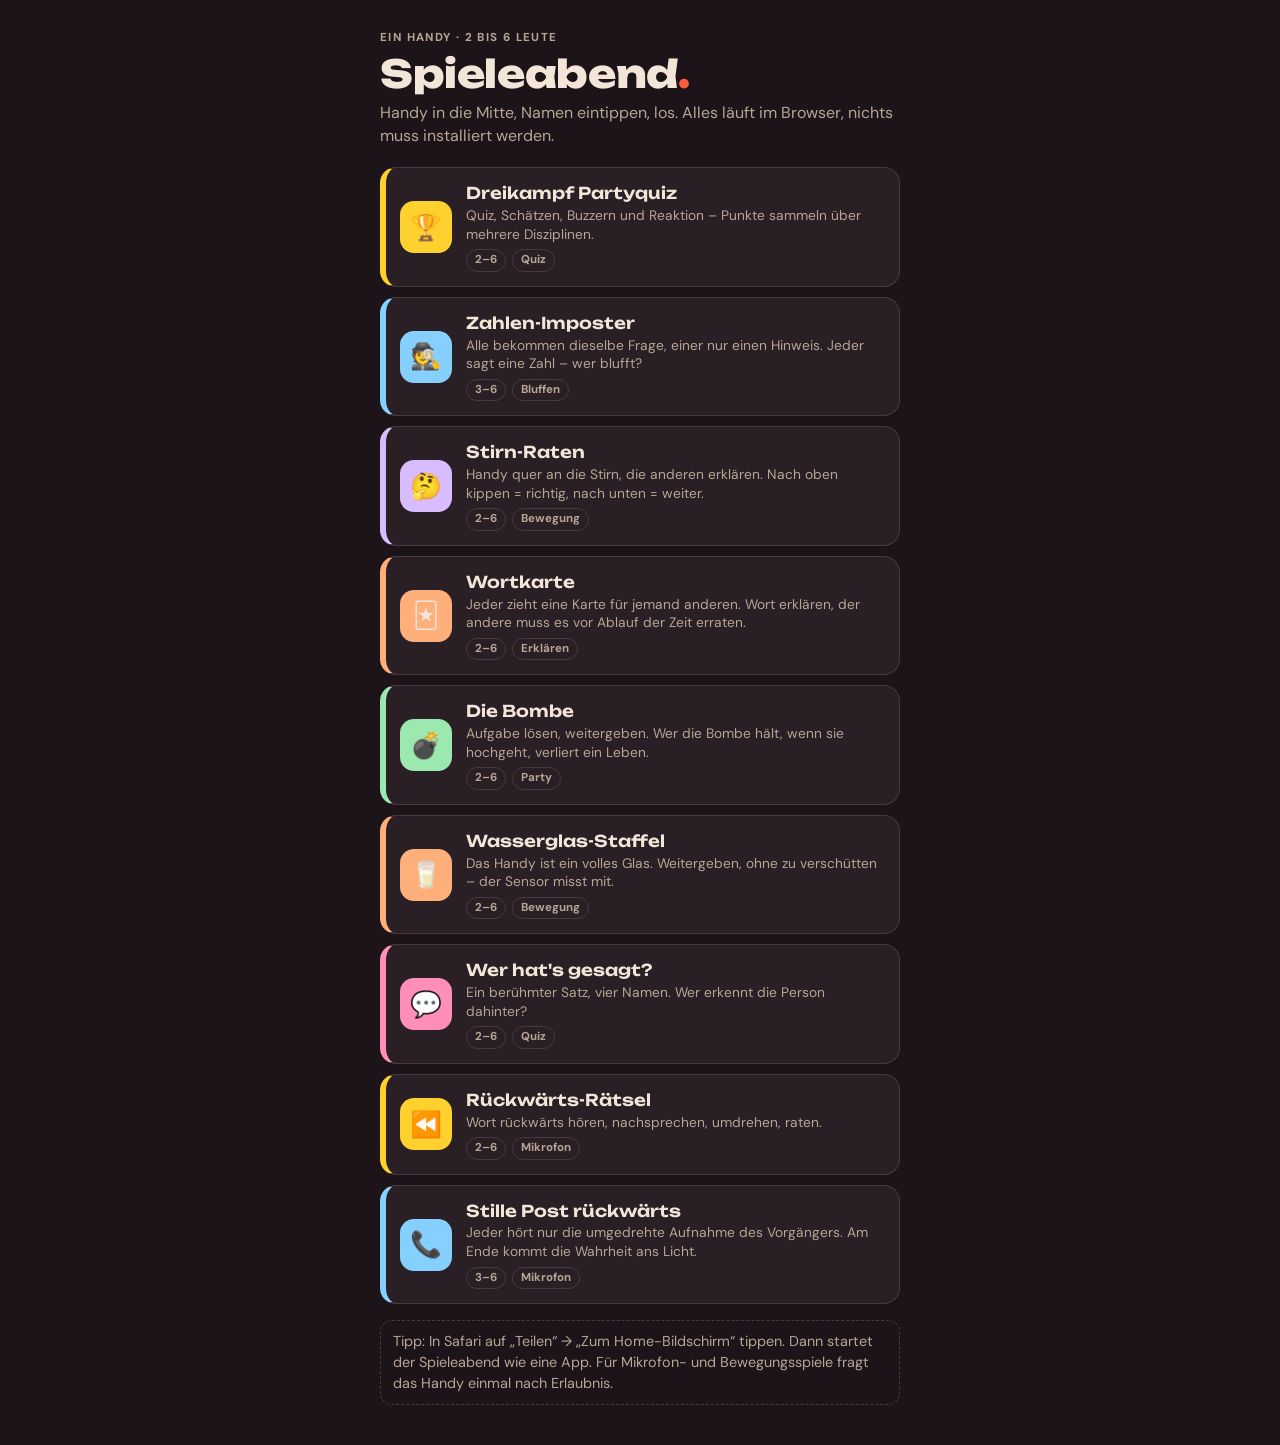
<file: index.html>
<!doctype html>
<html lang="de">
<head>
<meta charset="utf-8">
<meta name="viewport" content="width=device-width,initial-scale=1,viewport-fit=cover">
<meta name="apple-mobile-web-app-capable" content="yes">
<meta name="apple-mobile-web-app-title" content="Spieleabend">
<meta name="theme-color" content="#1c1418">
<title>Spieleabend</title>
<link rel="stylesheet" href="https://fonts.googleapis.com/css2?family=Unbounded:wght@600;800&family=DM+Sans:wght@400;600;700&display=swap">
<link rel="stylesheet" href="common.css">
<style>
.hero{padding-block:18px 4px;display:flex;flex-direction:column;gap:8px}
.hero h1{font-size:2.4rem;line-height:1}
.hero h1 span{color:var(--accent)}
.games{display:flex;flex-direction:column;gap:10px}
.g{display:grid;grid-template-columns:52px 1fr;gap:14px;align-items:center;padding:14px;background:var(--deck);border:1px solid var(--line);border-radius:16px;color:var(--fg);text-decoration:none;border-left:6px solid var(--pc)}
.g:active{background:var(--deck2)}
.g .ico{width:52px;height:52px;border-radius:14px;background:var(--pc);display:grid;place-items:center;font-size:1.6rem}
.g b{display:block;font-family:var(--display);font-weight:600;font-size:1.02rem}
.g small{display:block;color:var(--muted);font-size:.86rem;line-height:1.35}
.tags{display:flex;gap:6px;flex-wrap:wrap;margin-top:6px}
.tags i{font-style:normal;font-size:.72rem;font-weight:700;padding:2px 8px;border-radius:99px;border:1px solid var(--line);color:var(--muted)}
</style>
</head>
<body>
<div class="wrap">
  <header class="hero">
    <span class="label">Ein Handy · 2 bis 6 Leute</span>
    <h1>Spiele&shy;abend<span>.</span></h1>
    <p class="muted">Handy in die Mitte, Namen eintippen, los. Alles läuft im Browser, nichts muss installiert werden.</p>
  </header>

  <nav class="games">
    <a class="g pc0" href="dreikampf/"><span class="ico">🏆</span><span><b>Dreikampf Partyquiz</b><small>Quiz, Schätzen, Buzzern und Reaktion – Punkte sammeln über mehrere Disziplinen.</small><span class="tags"><i>2–6</i><i>Quiz</i></span></span></a>
    <a class="g pc1" href="zahlen-imposter/"><span class="ico">🕵️</span><span><b>Zahlen-Imposter</b><small>Alle bekommen dieselbe Frage, einer nur einen Hinweis. Jeder sagt eine Zahl – wer blufft?</small><span class="tags"><i>3–6</i><i>Bluffen</i></span></span></a>
    <a class="g pc2" href="stirn-raten/"><span class="ico">🤔</span><span><b>Stirn-Raten</b><small>Handy quer an die Stirn, die anderen erklären. Nach oben kippen = richtig, nach unten = weiter.</small><span class="tags"><i>2–6</i><i>Bewegung</i></span></span></a>
    <a class="g pc4" href="wortkarte/"><span class="ico">🃏</span><span><b>Wortkarte</b><small>Jeder zieht eine Karte für jemand anderen. Wort erklären, der andere muss es vor Ablauf der Zeit erraten.</small><span class="tags"><i>2–6</i><i>Erklären</i></span></span></a>
    <a class="g pc3" href="die-bombe/"><span class="ico">💣</span><span><b>Die Bombe</b><small>Aufgabe lösen, weitergeben. Wer die Bombe hält, wenn sie hochgeht, verliert ein Leben.</small><span class="tags"><i>2–6</i><i>Party</i></span></span></a>
    <a class="g pc4" href="heisse-kartoffel/"><span class="ico">🥛</span><span><b>Wasserglas-Staffel</b><small>Das Handy ist ein volles Glas. Weitergeben, ohne zu verschütten – der Sensor misst mit.</small><span class="tags"><i>2–6</i><i>Bewegung</i></span></span></a>
    <a class="g pc5" href="wer-hats-gesagt/"><span class="ico">💬</span><span><b>Wer hat's gesagt?</b><small>Ein berühmter Satz, vier Namen. Wer erkennt die Person dahinter?</small><span class="tags"><i>2–6</i><i>Quiz</i></span></span></a>
    <a class="g pc0" href="rueckwaerts-raetsel/"><span class="ico">⏪</span><span><b>Rückwärts-Rätsel</b><small>Wort rückwärts hören, nachsprechen, umdrehen, raten.</small><span class="tags"><i>2–6</i><i>Mikrofon</i></span></span></a>
    <a class="g pc1" href="stille-post-rueckwaerts/"><span class="ico">📞</span><span><b>Stille Post rückwärts</b><small>Jeder hört nur die umgedrehte Aufnahme des Vorgängers. Am Ende kommt die Wahrheit ans Licht.</small><span class="tags"><i>3–6</i><i>Mikrofon</i></span></span></a>
  </nav>

  <p class="hint">Tipp: In Safari auf „Teilen“ → „Zum Home-Bildschirm“ tippen. Dann startet der Spieleabend wie eine App. Für Mikrofon- und Bewegungsspiele fragt das Handy einmal nach Erlaubnis.</p>
</div>
</body>
</html>
</file>
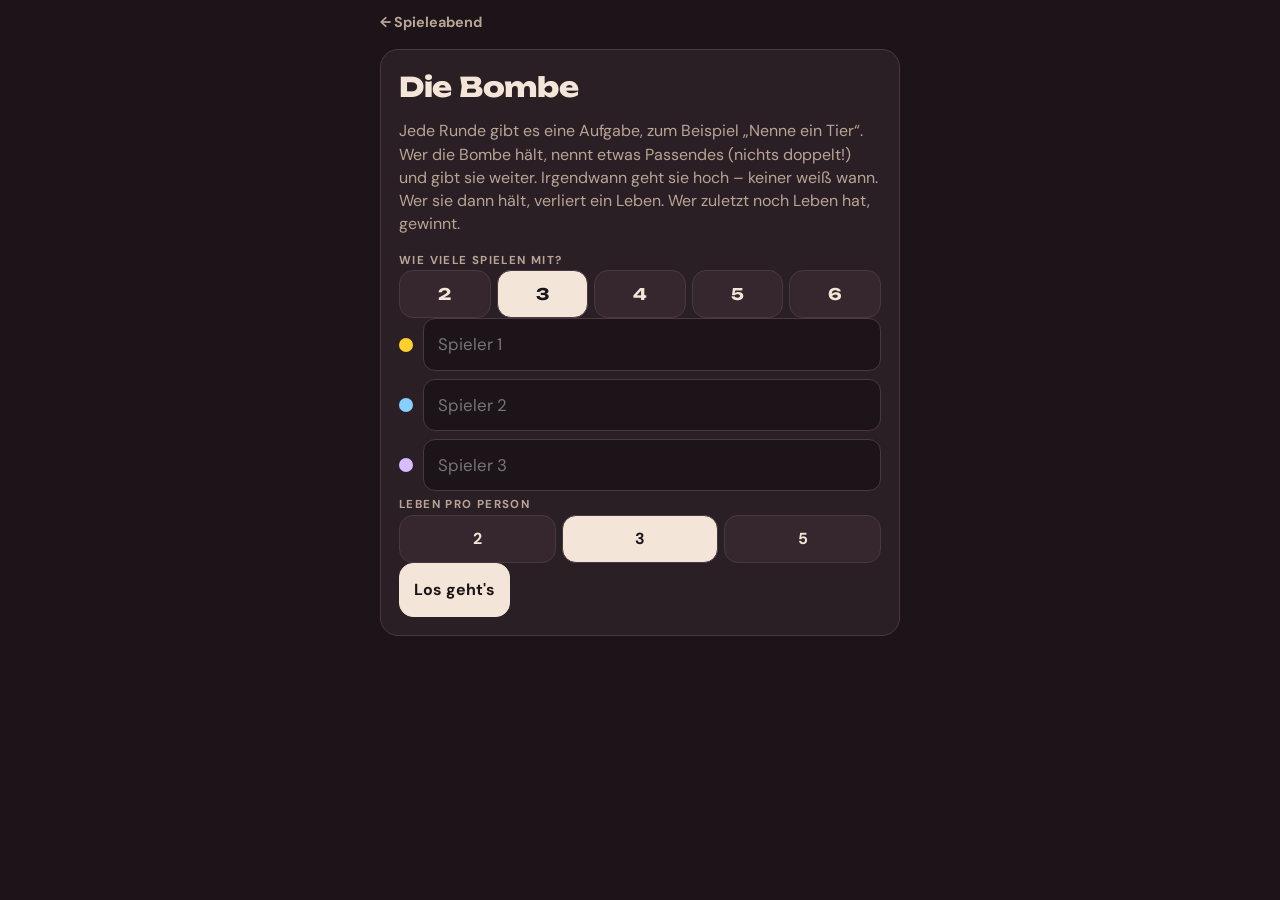
<file: die-bombe/index.html>
<!doctype html>
<html lang="de">
<head>
<meta charset="utf-8">
<meta name="viewport" content="width=device-width,initial-scale=1,viewport-fit=cover">
<meta name="apple-mobile-web-app-capable" content="yes">
<meta name="theme-color" content="#1c1418">
<title>Die Bombe</title>
<link rel="stylesheet" href="https://fonts.googleapis.com/css2?family=Unbounded:wght@600;800&family=DM+Sans:wght@400;600;700&display=swap">
<link rel="stylesheet" href="../common.css">
<style>
.bomb{width:150px;height:150px;margin:6px auto;position:relative}
.bomb .body{position:absolute;inset:20px 10px 0 10px;border-radius:50%;background:radial-gradient(circle at 35% 30%,#5a4a52,#141012 70%);box-shadow:0 0 0 3px var(--line)}
.bomb .fuse{position:absolute;left:96px;top:4px;width:26px;height:26px;border:4px solid var(--tape);border-left:0;border-bottom:0;border-radius:0 20px 0 0}
.bomb .spark{position:absolute;left:112px;top:-6px;width:16px;height:16px;border-radius:50%;background:radial-gradient(#fff,var(--c0) 40%,var(--accent) 70%,transparent 72%);animation:spark .25s infinite alternate}
@keyframes spark{to{transform:scale(1.5) rotate(40deg)}}
.bomb.tick .body{animation:thump var(--sp,1s) infinite}
@keyframes thump{50%{transform:scale(1.06)}}
.task{font-family:var(--display);font-weight:600;font-size:1.4rem;line-height:1.3;text-wrap:balance}
.holder{font-family:var(--display);font-weight:800;font-size:1.8rem}
#btnPass{min-height:120px;font-size:1.3rem;font-family:var(--display)}
.boom{background:var(--accent)!important;color:#1c1418}
.boom .muted{color:#3a1a12}
.lives{letter-spacing:2px}
</style>
</head>
<body>
<div class="wrap">
  <div class="top"><a class="back" href="../">← Spieleabend</a><span class="label" id="roundLbl"></span></div>
  <div class="board" id="board" hidden></div>

  <section class="scr card" id="scrSetup">
    <h1>Die Bombe</h1>
    <p class="muted">Jede Runde gibt es eine Aufgabe, zum Beispiel „Nenne ein Tier“. Wer die Bombe hält, nennt etwas Passendes (nichts doppelt!) und gibt sie weiter. Irgendwann geht sie hoch – keiner weiß wann. Wer sie dann hält, verliert ein Leben. Wer zuletzt noch Leben hat, gewinnt.</p>
    <div id="setup"></div>
  </section>

  <section class="scr card center" id="scrReady" hidden>
    <span class="label">Neue Runde · Aufgabe</span>
    <p class="task" id="rTask"></p>
    <p class="muted">Es beginnt: <b id="rFirst"></b></p>
    <button class="ghost small" id="btnSkip" style="min-height:44px">Andere Aufgabe</button>
    <button class="hot" id="btnLight">Zünden 🔥</button>
  </section>

  <section class="scr card center" id="scrPlay" hidden>
    <div class="bomb tick" id="bomb"><div class="fuse"></div><div class="spark"></div><div class="body"></div></div>
    <span class="label">Bombe hält</span>
    <div class="holder" id="pHolder"></div>
    <p class="task" id="pTask"></p>
    <button class="primary" id="btnPass">Gesagt – weitergeben</button>
    <p class="muted small">Wer etwas Doppeltes oder Falsches sagt, muss es nochmal versuchen.</p>
  </section>

  <section class="scr card center boom" id="scrBoom" hidden>
    <div class="huge">BUMM!</div>
    <div class="holder" id="bName"></div>
    <p id="bText"></p>
    <button class="primary" id="btnNext">Nächste Runde</button>
  </section>

  <section class="scr card center" id="scrWin" hidden>
    <span class="label">Überlebt</span>
    <div class="big" id="wName"></div>
    <p class="muted">hat als Einziger noch Leben übrig.</p>
    <button class="primary" id="btnRematch">Revanche</button>
    <button class="ghost" id="btnNew">Andere Spieler</button>
  </section>
</div>

<script src="../common.js"></script>
<script src="aufgaben.js"></script>
<script>
const { $, show, fresh, board } = SA;
const G = { players: [], lives: 3, holder: 0, task: "", end: 0, start: 0, iv: 0, nextTick: 0, round: 0 };

SA.setup($("setup"), {
  min: 2, max: 6,
  extra: `<span class="label">Leben pro Person</span><div class="seg" id="lv"><button type="button" data-v="2">2</button><button type="button" data-v="3" class="on">3</button><button type="button" data-v="5">5</button></div>`,
  onStart(names) {
    G.lives = +document.querySelector("#lv .on").dataset.v;
    G.players = names.map(n => ({ name: n, lives: G.lives }));
    G.holder = Math.floor(Math.random() * G.players.length); G.round = 0;
    ready();
  }
});
document.querySelectorAll("#lv button").forEach(b => b.onclick = () => { document.querySelectorAll("#lv button").forEach(x => x.classList.remove("on")); b.classList.add("on"); });

const alive = () => G.players.map((p, i) => i).filter(i => G.players[i].lives > 0);
function drawBoard() {
  board($("board"), G.players, { active: G.holder, out: G.players.map((_, i) => i).filter(i => G.players[i].lives <= 0), fmt: p => p.lives > 0 ? "♥".repeat(p.lives) : "✝" });
  $("roundLbl").textContent = "Runde " + G.round;
}
function nextAlive(i) { const n = G.players.length; for (let k = 1; k <= n; k++) { const j = (i + k) % n; if (G.players[j].lives > 0) return j; } return i; }

function ready() {
  G.round++;
  if (G.players[G.holder].lives <= 0) G.holder = nextAlive(G.holder);
  G.task = fresh("bombe", AUFGABEN, 1)[0];
  $("rTask").textContent = G.task;
  $("rFirst").textContent = G.players[G.holder].name;
  drawBoard(); show("scrReady");
}
$("btnSkip").onclick = () => { G.task = fresh("bombe", AUFGABEN, 1)[0]; $("rTask").textContent = G.task; };

$("btnLight").onclick = () => {
  SA.audio(); SA.wake();
  const secs = 20 + Math.random() * 45; // 20–65 s, geheim
  G.start = Date.now(); G.end = G.start + secs * 1000; G.nextTick = 0;
  $("pTask").textContent = G.task;
  holderView();
  show("scrPlay");
  clearInterval(G.iv);
  G.iv = setInterval(loop, 50);
};
function holderView() { $("pHolder").textContent = G.players[G.holder].name; drawBoard(); }

function loop() {
  const now = Date.now();
  if (now >= G.end) { explode(); return; }
  // Ticken wird schneller, je näher das Ende – aber erst in der letzten Phase deutlich
  const frac = (now - G.start) / (G.end - G.start);
  const gap = frac < .6 ? 700 : frac < .85 ? 420 : 200;
  $("bomb").style.setProperty("--sp", gap * 1.4 + "ms");
  if (now >= G.nextTick) { SA.beep(frac < .85 ? 1400 : 1800, .03, "square", .08); G.nextTick = now + gap; }
}
$("btnPass").onclick = () => {
  if (Date.now() >= G.end) return;
  G.holder = nextAlive(G.holder); SA.beep(700, .04, "triangle"); holderView();
};

function explode() {
  clearInterval(G.iv);
  SA.beep(80, .9, "sawtooth", .35); SA.buzz(600);
  const p = G.players[G.holder];
  p.lives--;
  $("bName").textContent = p.name;
  $("bText").textContent = p.lives > 0 ? "verliert ein Leben – noch " + p.lives + " übrig." : "ist raus!";
  drawBoard();
  const left = alive();
  if (left.length === 1) {
    setTimeout(() => { $("wName").textContent = G.players[left[0]].name; show("scrWin"); }, 2200);
    $("btnNext").hidden = true;
  } else $("btnNext").hidden = false;
  show("scrBoom");
}
$("btnNext").onclick = () => ready();
$("btnRematch").onclick = () => { G.players.forEach(p => p.lives = G.lives); G.round = 0; ready(); };
$("btnNew").onclick = () => { $("board").hidden = true; $("roundLbl").textContent = ""; show("scrSetup"); };
</script>
</body>
</html>
</file>
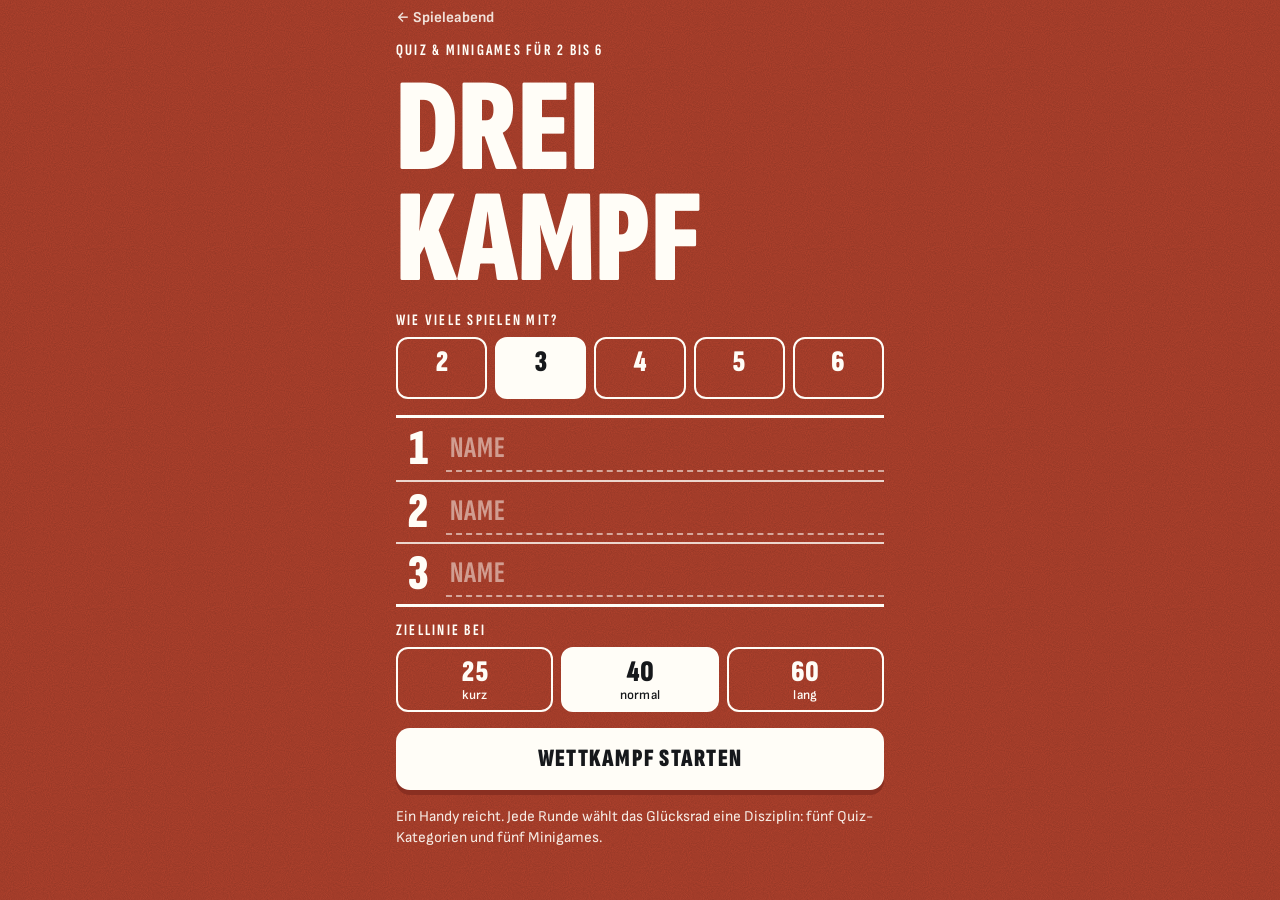
<file: dreikampf/index.html>
<!DOCTYPE html>
<html lang="de">
<head>
<meta charset="utf-8">
<meta name="viewport" content="width=device-width, initial-scale=1, viewport-fit=cover">
<meta name="apple-mobile-web-app-capable" content="yes">
<title>Dreikampf Partyquiz</title>
<link rel="preconnect" href="https://fonts.googleapis.com">
<link rel="preconnect" href="https://fonts.gstatic.com" crossorigin>
<link href="https://fonts.googleapis.com/css2?family=Sofia+Sans+Extra+Condensed:wght@700;900&display=swap" rel="stylesheet">
<link href="https://fonts.googleapis.com/css2?family=Sofia+Sans:wght@400;600;700&display=swap" rel="stylesheet">
<link href="https://fonts.googleapis.com/css2?family=Caveat:wght@700&display=swap" rel="stylesheet">
<style>
:root{
  /* Sportplatz von oben: Tartanbahn als Grund, Kreidelinien als Bahnen, Wertungskarten aus Papier */
  --tartan:#B4432E; --tartan-tief:#8A2F21; --tartan-hell:#C9573F;
  --kreide:#FFFDF7; --tinte:#16181B; --grau:#666B72;
  --rasen:#1C8750; --foul:#C22B24; --band:#FFD12E;
  --p1:#FFD12E; --p2:#86D0FF; --p3:#D9BBFF;
  --display:"Sofia Sans Extra Condensed","Avenir Next Condensed","Arial Narrow","Roboto Condensed",sans-serif-condensed,sans-serif;
  --body:"Sofia Sans","Helvetica Neue",Arial,sans-serif;
  --hand:"Caveat","Bradley Hand","Segoe Print",cursive;
  color-scheme:light;
}
*{box-sizing:border-box;margin:0}
html,body{height:100%}
html{touch-action:manipulation;-webkit-text-size-adjust:100%}
body{
  font:400 17px/1.4 var(--body);color:var(--kreide);
  background:var(--tartan) url("data:image/svg+xml,%3Csvg xmlns='http://www.w3.org/2000/svg' width='180' height='180'%3E%3Cfilter id='n'%3E%3CfeTurbulence type='fractalNoise' baseFrequency='.95' numOctaves='2' stitchTiles='stitch'/%3E%3CfeColorMatrix values='0 0 0 0 0 0 0 0 0 0 0 0 0 0 0 0 0 0 .5 0'/%3E%3C/filter%3E%3Crect width='100%25' height='100%25' filter='url(%23n)' opacity='.38'/%3E%3C/svg%3E");
  -webkit-tap-highlight-color:transparent;
}
button,input{font:inherit;color:inherit}
button{-webkit-appearance:none;appearance:none;border:0;background:none;cursor:pointer;-webkit-user-select:none;user-select:none}
:focus-visible{outline:3px solid var(--band);outline-offset:2px}

/* Anzeigetafel: drei Bahnen, Läufer rücken zur Ziellinie vor */
#board{position:sticky;top:0;z-index:5;background:var(--tartan-tief);border-bottom:3px solid var(--kreide)}
#board[hidden]{display:none}
.lane{display:grid;grid-template-columns:26px minmax(0,5.4em) 1fr 2.1em;align-items:center;gap:8px;height:33px;padding:0 12px 0 8px;border-top:2px solid rgba(255,253,247,.8)}
.lane:first-child{border-top:0}
.lane.on{background:var(--tartan-hell)}
.lane .nm{font:700 18px/1 var(--display);letter-spacing:.04em;text-transform:uppercase;white-space:nowrap;overflow:hidden;text-overflow:ellipsis}
.trk{position:relative;height:100%}
.trk::before{content:"";position:absolute;left:0;right:12px;top:50%;border-top:2px dashed rgba(255,253,247,.3)}
.trk::after{content:"";position:absolute;right:0;top:4px;bottom:4px;width:8px;background:conic-gradient(var(--kreide) 25%,var(--tinte) 0 50%,var(--kreide) 0 75%,var(--tinte) 0) 0 0/8px 8px}
.run{--f:0;position:absolute;top:50%;left:calc(8px + (100% - 24px) * var(--f));width:16px;height:16px;margin:-8px 0 0 -8px;border-radius:50%;background:var(--pc);border:2px solid var(--tinte);transition:left .7s cubic-bezier(.2,.8,.2,1)}
.lane .sc{font:900 25px/1 var(--display);text-align:right;font-variant-numeric:tabular-nums}
.p0{--pc:var(--p1)}.p1{--pc:var(--p2)}.p2{--pc:var(--p3)}.p3{--pc:#9BE8B0}.p4{--pc:#FFB07A}.p5{--pc:#FFFFFF}
.seg.five{grid-template-columns:repeat(5,1fr)}
.bib{display:inline-grid;place-items:center;min-width:24px;height:24px;padding:0 5px 3px;border-radius:4px;background:var(--kreide);color:var(--tinte);font:900 17px/1 var(--display);box-shadow:inset 0 -4px 0 var(--pc);vertical-align:middle}
.bib.big{min-width:76px;height:84px;font-size:64px;border-radius:10px;box-shadow:inset 0 -12px 0 var(--pc),0 0 0 3px var(--tinte)}

#app{max-width:520px;margin:0 auto;padding:18px 16px 44px;display:flex;flex-direction:column;gap:16px}
.eyebrow{font:700 16px/1 var(--display);letter-spacing:.14em;text-transform:uppercase}
.logo{font:900 clamp(56px,24vw,132px)/.84 var(--display);text-transform:uppercase}
.logo.sm{font-size:clamp(44px,14vw,80px);line-height:.9;overflow-wrap:anywhere;text-wrap:balance}
.hl{font:900 40px/1 var(--display);text-transform:uppercase;overflow-wrap:anywhere}
.start,.center{display:flex;flex-direction:column;gap:16px}
.center{align-items:center;text-align:center}
.center>.go{align-self:stretch}

/* Startliste: Namen stehen direkt auf den Bahnen */
.startlist{border-top:3px solid var(--kreide);border-bottom:3px solid var(--kreide)}
.slane{display:grid;grid-template-columns:44px 1fr;align-items:center;gap:6px;height:62px;border-top:2px solid rgba(255,253,247,.8)}
.slane:first-child{border-top:0}
.slane .num{font:900 50px/1 var(--display);text-align:center}
.slane input{width:100%;height:46px;background:none;border:0;border-bottom:2px dashed rgba(255,253,247,.55);border-radius:0;font:700 30px/1 var(--display);letter-spacing:.03em;text-transform:uppercase;color:var(--kreide);padding:0 4px}
.slane input::placeholder{color:rgba(255,253,247,.5)}
.slane input:focus{outline:0;border-bottom:2px solid var(--band)}
.field{display:grid;gap:8px}
.lbl{font:700 16px/1 var(--display);letter-spacing:.14em;text-transform:uppercase}
.seg{display:grid;grid-template-columns:repeat(3,1fr);gap:8px}
.seg button{display:grid;gap:2px;justify-items:center;min-height:62px;padding:8px 4px;border:2px solid var(--kreide);border-radius:12px;font:900 30px/1 var(--display);font-variant-numeric:tabular-nums}
.seg small{font:600 13px/1 var(--body);letter-spacing:.02em}
.seg .on{background:var(--kreide);color:var(--tinte)}
.fine{font-size:15px;opacity:.9}

.go{display:flex;align-items:center;justify-content:center;width:100%;min-height:62px;padding:12px 18px;border-radius:14px;background:var(--tinte);color:var(--kreide);font:900 25px/1.05 var(--display);letter-spacing:.05em;text-transform:uppercase;box-shadow:0 5px 0 #000;transition:transform .08s,box-shadow .08s}
.go:active{transform:translateY(4px);box-shadow:0 1px 0 #000}
.go.w{background:var(--kreide);color:var(--tinte);box-shadow:0 5px 0 var(--tartan-tief)}
.go.w:active{box-shadow:0 1px 0 var(--tartan-tief)}
.go.ghost{background:none;color:var(--kreide);box-shadow:none;border:2px solid var(--kreide)}
.go:disabled{opacity:.45;pointer-events:none}

.wheelbox{position:relative;width:min(100%,330px);aspect-ratio:1;margin:6px auto 2px}
#wheel{display:block;width:100%;height:100%;transition:transform 4.2s cubic-bezier(.13,.67,.12,1);filter:drop-shadow(0 6px 0 var(--tartan-tief))}
#wheel text{font:900 17px var(--display);letter-spacing:.05em;text-transform:uppercase}
.pin{position:absolute;left:50%;top:-10px;z-index:2;margin-left:-15px;border:15px solid transparent;border-top:28px solid var(--band);filter:drop-shadow(0 2px 0 var(--tinte))}

.paper{display:flex;flex-direction:column;gap:14px;padding:16px;border-radius:14px;background:var(--kreide);color:var(--tinte);box-shadow:0 6px 0 var(--tartan-tief)}
.tagline,.qhead{font:700 15px/1.1 var(--display);letter-spacing:.12em;text-transform:uppercase;color:var(--grau)}
.qhead{display:flex;justify-content:space-between;gap:12px;padding-bottom:10px;border-bottom:2px solid var(--tinte)}
.qhead span:last-child{text-align:right}
.title{font:900 48px/.95 var(--display);text-transform:uppercase}
.rules{display:grid;gap:8px;padding-left:20px;font-size:18px}
.turn{font-weight:700;font-size:17px;line-height:1.3}
.turn.hit{color:var(--rasen)}.turn.miss{color:var(--foul)}
.qtext{font:700 22px/1.25 var(--body);text-wrap:balance}
.note{font-size:17px}
.tapewrap{display:grid;grid-template-columns:1fr 1.6em;align-items:center;gap:10px}
.tape{position:relative;height:16px;border-radius:3px;background:#E6E1D5;overflow:hidden}
.tape i{position:absolute;left:0;top:0;bottom:0;width:100%;background:repeating-linear-gradient(90deg,transparent 0 9px,rgba(22,24,27,.6) 9px 10px),var(--band);animation:tape linear forwards}
@keyframes tape{to{width:0}}
#secs{font:900 24px/1 var(--display);text-align:right;font-variant-numeric:tabular-nums}

.opts{display:grid;gap:10px}
.opt{display:grid;grid-template-columns:34px 1fr;align-items:center;gap:12px;width:100%;min-height:58px;padding:9px 12px 9px 9px;text-align:left;border:2px solid var(--tinte);border-radius:12px;background:#fff;color:var(--tinte);font-weight:600;font-size:18px;line-height:1.2;box-shadow:0 3px 0 var(--tinte)}
.opt i{display:grid;place-items:center;width:34px;height:34px;border-radius:8px;background:var(--tinte);color:var(--kreide);font:900 20px/1 var(--display);font-style:normal}
.opt:active{transform:translateY(3px);box-shadow:none}
.opt:disabled{pointer-events:none;color:var(--tinte)}
.opt.ok{background:var(--rasen);color:#fff}
.opt.gone{opacity:.4;box-shadow:none;text-decoration:line-through}
.opt.sel{background:var(--band)}
.whobox{display:grid;gap:10px}
.whob{min-height:76px;padding:6px;border:3px solid var(--tinte);border-radius:14px;background:var(--pc);color:var(--tinte);font:900 26px/1 var(--display);text-transform:uppercase;overflow-wrap:anywhere;box-shadow:0 4px 0 var(--tinte)}
.whob:active{transform:translateY(3px);box-shadow:none}
.two{display:grid;grid-template-columns:1fr 1fr;gap:10px}
.tf{min-height:84px;border:2px solid var(--tinte);border-radius:12px;font:900 30px/1 var(--display);letter-spacing:.04em;text-transform:uppercase;color:#fff;box-shadow:0 4px 0 var(--tinte)}
.tf.t{background:var(--rasen)}.tf.f{background:var(--foul)}
.tf:active{transform:translateY(3px);box-shadow:none}

.buzzers{display:grid;grid-template-columns:repeat(auto-fit,minmax(96px,1fr));gap:10px;position:sticky;bottom:10px}
.buzz{min-height:92px;padding:6px;border:3px solid var(--tinte);border-radius:16px;background:var(--pc);color:var(--tinte);font:900 23px/1 var(--display);text-transform:uppercase;overflow-wrap:anywhere;box-shadow:0 6px 0 var(--tinte);touch-action:none}
.buzz.out{opacity:.3;pointer-events:none}
.buzz.hit{box-shadow:0 0 0 5px var(--kreide)}

.hand-over{display:grid;justify-items:center;gap:12px;padding:6px 0;text-align:center;font-size:19px}
.numdisp{min-height:58px;padding-bottom:6px;border-bottom:3px solid var(--tinte);text-align:center;font:900 48px/1.1 var(--display);font-variant-numeric:tabular-nums;overflow-wrap:anywhere}
.numdisp small{font-size:26px}
.pad{display:grid;grid-template-columns:repeat(3,1fr);gap:8px}
.pad button{min-height:58px;border:2px solid var(--tinte);border-radius:12px;background:#fff;font:900 28px/1 var(--display);box-shadow:0 3px 0 var(--tinte)}
.pad button:active{transform:translateY(3px);box-shadow:none}
.pad .okb{background:var(--tinte);color:var(--kreide)}
.pad .okb:disabled{opacity:.35}

.truth{display:grid;justify-items:center;gap:2px;padding:10px;border:2px dashed var(--tinte);border-radius:12px;text-align:center}
.truth small{font:700 14px/1 var(--display);letter-spacing:.12em;text-transform:uppercase;color:var(--grau)}
.truth b{font:900 44px/1 var(--display);font-variant-numeric:tabular-nums}
.rows{display:grid}
.row{display:grid;grid-template-columns:1fr auto 2.6em;align-items:center;gap:12px;padding:10px 0;border-top:1px solid #D9D4C7}
.row:first-child{border-top:0}
.rw{display:grid;grid-template-columns:auto 1fr;column-gap:8px;align-items:center;font-weight:700;overflow-wrap:anywhere}
.rw small{grid-column:2;font-weight:400;font-size:14px;color:var(--grau)}
.tot{font:900 27px/1 var(--display);text-align:right;font-variant-numeric:tabular-nums;white-space:nowrap}
.plus{font:700 30px/1 var(--hand);color:#1F3FB0;text-align:right;white-space:nowrap}
.verdict{font-weight:700}

.react{display:grid;place-items:center;width:100%;min-height:340px;border:3px solid var(--tinte);border-radius:18px;font:900 54px/1 var(--display);letter-spacing:.04em;text-transform:uppercase;box-shadow:0 6px 0 var(--tinte);touch-action:none}
.react.wait{background:var(--tinte);color:var(--kreide)}
.react.now{background:var(--rasen);color:#fff}
.clock{text-align:center;font:900 76px/1 var(--display);font-variant-numeric:tabular-nums}

.podium{display:grid;grid-template-columns:repeat(3,1fr);align-items:end;gap:6px;width:100%}
.step{display:grid;gap:8px;justify-items:center;min-width:0}
.pn{display:grid;justify-items:center;gap:4px;font:700 18px/1 var(--display);text-transform:uppercase;overflow-wrap:anywhere;text-align:center}
.blk{display:grid;place-content:center;justify-items:center;width:100%;border-radius:8px 8px 0 0;background:var(--kreide);color:var(--tinte);font:900 48px/1 var(--display);transform-origin:bottom;animation:rise .7s cubic-bezier(.2,.8,.2,1) backwards}
.blk small{font:700 15px/1 var(--body)}
.b1{height:150px}.b2{height:114px;animation-delay:.12s}.b3{height:86px;animation-delay:.24s}
@keyframes rise{from{transform:scaleY(.15)}}
.urk{align-items:center;text-align:center;border:3px double var(--tinte)}
.hand{font:700 48px/1 var(--hand);color:#1F3FB0;overflow-wrap:anywhere}
.fine2{font-size:15px;color:var(--grau)}
@media (prefers-reduced-motion:reduce){
  #wheel{transition-duration:.4s}.run{transition:none}.blk{animation:none}
}
</style>
</head>
<body>
<a href="../" style="display:block;max-width:520px;margin:0 auto;padding:10px 16px 0;color:#FFFDF7;font:700 15px/1 'Sofia Sans',Arial,sans-serif;text-decoration:none;opacity:.85">← Spieleabend</a>
<header id="board" hidden></header>
<main id="app"></main>
<script>
const QUIZ={
allg:[
"Wie viele Minuten hat ein Tag?|1440|1240|1640|3600",
"Welches Metall ist bei Raumtemperatur flüssig?|Quecksilber|Blei|Zinn|Aluminium",
"Wie viele Tasten hat ein Standard-Klavier?|88|76|92|64",
"Welche Farbe kommt in den olympischen Ringen nicht vor?|Orange|Schwarz|Grün|Gelb",
"Wie viele Herzen hat ein Oktopus?|3|1|2|4",
"Welches Tier ziert das Logo von Lamborghini?|Stier|Pferd|Löwe|Jaguar",
"Aus welchem Land stammt die Automarke Škoda?|Tschechien|Polen|Slowakei|Ungarn",
"Welche Farbe hat die „Black Box“ eines Flugzeugs?|Orange|Schwarz|Gelb|Silber",
"Was ist die Hauptzutat von Hummus?|Kichererbsen|Linsen|Weiße Bohnen|Erbsen",
"Wie viele Ecken hat ein Stoppschild?|8|6|10|4",
"Welche Zahl liegt beim Würfel der 6 gegenüber?|1|2|3|5",
"Wer malte die Mona Lisa?|Leonardo da Vinci|Michelangelo|Raffael|Rembrandt",
"Welches Vitamin bildet der Körper mit Hilfe von Sonnenlicht?|Vitamin D|Vitamin C|Vitamin A|Vitamin B12",
"In welchem Land wurde „Tetris“ erfunden?|Sowjetunion|Japan|USA|Finnland",
"Welcher Vogel kann rückwärts fliegen?|Kolibri|Mauersegler|Eisvogel|Spatz",
"Wie viele Karten hat ein Skatblatt?|32|36|52|24",
"Welches Land schenkte den USA die Freiheitsstatue?|Frankreich|Großbritannien|Spanien|Niederlande",
"Welche Einheit misst den elektrischen Widerstand?|Ohm|Volt|Ampere|Watt",
"Wie heißt der Mutterkonzern von Google?|Alphabet|Meta|Oracle|Amazon",
"Welches Gewürz ist das teuerste der Welt?|Safran|Vanille|Kardamom|Zimt",
"Wie viele Sterne hat die Flagge der EU?|12|10|15|27",
"Welches Pokerblatt ist das höchste?|Royal Flush|Straight Flush|Vierling|Full House",
"Aus welcher Pflanze wird Tequila gemacht?|Agave|Kaktusfeige|Zuckerrohr|Mais",
"Wer schrieb „Faust“?|Goethe|Schiller|Lessing|Kafka",
"Wie viele Knochen hat ein erwachsener Mensch?|206|186|226|256",
"Welches Sternzeichen hat jemand, der am 1. Januar geboren ist?|Steinbock|Wassermann|Schütze|Fische",
"Wie viele Nullen hat eine Milliarde?|9|6|8|12",
"Welche ist die teuerste Straße im deutschen Monopoly?|Schlossallee|Parkstraße|Goethestraße|Opernplatz",
"Welchem Konzern gehört TikTok?|ByteDance|Tencent|Alibaba|Meta",
"Was sammelt ein Philatelist?|Briefmarken|Münzen|Schmetterlinge|Bierdeckel",
"Welcher Planet ist der größte in unserem Sonnensystem?|Jupiter|Saturn|Neptun|Uranus",
"Wie heißt der kleine Hund von Obelix?|Idefix|Struppi|Rantanplan|Pluto",
"Welche Spirituose gehört in einen Mojito?|Rum|Wodka|Gin|Tequila",
"Wofür steht das „W“ in WLAN?|Wireless|Wide|Web|World",
"Wie hoch ist die reguläre Mehrwertsteuer in Deutschland?|19 %|16 %|21 %|7 %",
"Welche Blutgruppe gilt als Universalspender?|0 negativ|AB positiv|A negativ|B positiv",
"Welche Farbe entsteht, wenn man Blau und Gelb mischt?|Grün|Lila|Orange|Braun",
"Wie viele Saiten hat eine klassische Gitarre?|6|4|5|8",
"Wie heißt die Währung in Japan?|Yen|Won|Yuan|Baht",
"Wie viele Figuren hat jeder Spieler zu Beginn einer Schachpartie?|16|12|14|18",
"Was ist die Hauptzutat von Guacamole?|Avocado|Erbsen|Gurke|Zucchini",
"Welches Unternehmen baut die PlayStation?|Sony|Nintendo|Microsoft|Sega",
"Was misst ein Barometer?|Luftdruck|Temperatur|Luftfeuchtigkeit|Windstärke",
"Welche römische Zahl steht für 50?|L|C|D|X",
"Welche Sprache hat weltweit die meisten Muttersprachler?|Mandarin|Englisch|Spanisch|Hindi",
"Wie viele Beine hat eine Spinne?|8|6|10|12",
"Welche Stadt nennt man „Big Apple“?|New York|Los Angeles|Chicago|Boston",
"Welches Tier ist im Logo von Lacoste?|Krokodil|Eidechse|Hai|Schlange",
"Welches Tier ist im Logo von Ferrari?|Pferd|Stier|Löwe|Adler",
"Wer gründete Amazon?|Jeff Bezos|Elon Musk|Bill Gates|Larry Page",
"Wie hieß die Plattform X früher?|Twitter|Tumblr|Vine|Myspace",
"Welche Firma steckt hinter ChatGPT?|OpenAI|Google|Meta|Amazon",
"Wie viele Farben hat der Regenbogen nach klassischer Zählung?|7|5|6|8",
"Unter welchem Pseudonym ist der Erfinder von Bitcoin bekannt?|Satoshi Nakamoto|Vitalik Buterin|Hal Finney|John McAfee",
"Wie viele Felder hat ein Schachbrett?|64|49|81|100",
"Wie heißt die japanische Kunst des Papierfaltens?|Origami|Ikebana|Bonsai|Kintsugi",
"Was ist Nori beim Sushi?|Getrocknete Algenblätter|Roher Fisch|Reisessig|Eingelegter Ingwer",
"Welche Nuss steckt in Marzipan?|Mandel|Haselnuss|Walnuss|Cashew",
"Aus welcher Stadt stammt die Pizza Margherita?|Neapel|Rom|Mailand|Venedig",
"Wie viele Bit hat ein Byte?|8|4|16|10",
"Wofür steht die Abkürzung USB?|Universal Serial Bus|United System Board|Universal Signal Bridge|Unified Serial Block",
"Welches Tier ist das Wappentier Deutschlands?|Adler|Löwe|Bär|Hirsch",
"Wie heißt die Schrift für blinde Menschen?|Brailleschrift|Morseschrift|Kurrentschrift|Stenografie",
"Was feiert Deutschland am 3. Oktober?|Tag der Deutschen Einheit|Reformationstag|Tag der Arbeit|Tag des Grundgesetzes",
"Wie viele Augen hat ein Würfel insgesamt?|21|18|20|24",
"Wie viele Tage hat ein Schaltjahr?|366|364|365|367",
"Wie nennt man die Angst vor Spinnen?|Arachnophobie|Klaustrophobie|Agoraphobie|Akrophobie",
"Wie heißt die Währung der Schweiz?|Franken|Euro|Krone|Gulden",
"Welches dieser Wörter ist ein Palindrom?|Rentner|Lehrer|Fahrer|Bauer",
"Wie heißt das Rentier mit der roten Nase?|Rudolph|Dasher|Comet|Blitzen",
"Bei welchem Kartenspiel gibt es die Karte „+4“?|UNO|Skip-Bo|Phase 10|Mau-Mau",
"Wie viele Felder hat ein klassisches Sudoku?|81|64|72|100",
"Wie viel ist ein Dutzend?|12|10|6|20",
"Wer erhielt 1886 das Patent auf das erste Automobil?|Carl Benz|Henry Ford|Gottlieb Daimler|Rudolf Diesel",
"Welche Automarke hat vier Ringe im Logo?|Audi|Opel|BMW|Volvo",
"In welcher Stadt sitzt Volkswagen?|Wolfsburg|Stuttgart|München|Ingolstadt",
"In welchem Museum hängt die Mona Lisa?|Louvre|Prado|Uffizien|British Museum",
"Wer schrieb „Romeo und Julia“?|William Shakespeare|Charles Dickens|Oscar Wilde|Molière",
"Wer komponierte die „Ode an die Freude“?|Beethoven|Mozart|Bach|Wagner",
"Welcher Maler schnitt sich ein Stück vom Ohr ab?|Vincent van Gogh|Claude Monet|Salvador Dalí|Pablo Picasso",
"Welche Zahl folgt in der Reihe 1, 1, 2, 3, 5, 8?|13|11|12|15",
"Wie viel sind 15 Prozent von 200?|30|15|20|35",
"Was ist die Wurzel aus 144?|12|14|11|16",
"Wie viele Kanten hat ein Würfel?|12|8|6|10",
"Wie viele Gramm hat ein Pfund?|500|250|1000|450",
"Was misst man in Dezibel?|Lautstärke|Helligkeit|Druck|Geschwindigkeit",
"Welcher Vogel legt die größten Eier?|Strauß|Emu|Albatros|Kondor",
"Wie viele Mägen hat eine Kuh?|4|1|2|3",
"Was sammelt ein Numismatiker?|Münzen|Briefmarken|Käfer|Uhren",
"Woraus wird Tofu gemacht?|Sojabohnen|Reis|Kichererbsen|Weizen",
"Was gehört klassisch nicht in eine Carbonara?|Sahne|Ei|Pecorino|Guanciale",
"Wie heißt japanischer Reiswein?|Sake|Soju|Raki|Ouzo",
"Welche Frucht trägt ihre Samen außen?|Erdbeere|Himbeere|Kiwi|Feige",
"Wer gründete Microsoft zusammen mit Paul Allen?|Bill Gates|Steve Jobs|Steve Ballmer|Larry Ellison",
"Wer gründete Apple zusammen mit Steve Jobs?|Steve Wozniak|Tim Cook|Bill Gates|Jony Ive",
"In welchem Jahr kam das erste iPhone heraus?|2007|2005|2009|2010",
"Zu welchem Konzern gehören Instagram und WhatsApp?|Meta|Alphabet|ByteDance|Snap",
"Welche Programmiersprache heißt wie eine Schlange?|Python|Cobra|Java|Ruby",
"Welches Tier ist das Maskottchen von Linux?|Pinguin|Fuchs|Elefant|Eule",
"Welche Farbe hat der deutsche Reisepass?|Bordeauxrot|Dunkelblau|Grün|Schwarz",
"Wer wählt den Bundeskanzler?|Der Bundestag|Das Volk direkt|Der Bundesrat|Der Bundespräsident",
"Bei wie vielen Punkten in Flensburg ist der Führerschein weg?|8|10|12|18",
"Welches Tempo gilt innerorts in Deutschland in der Regel?|50 km/h|30 km/h|60 km/h|70 km/h",
"Was bedeutet „Carpe diem“?|Nutze den Tag|Erkenne dich selbst|Ich kam, sah und siegte|Die Zeit vergeht",
"Was heißt „Danke“ auf Spanisch?|Gracias|Grazie|Merci|Obrigado",
"Wie heißt die Band von Freddie Mercury?|Queen|Genesis|The Who|Kiss",
"Wen nennt man den „King of Pop“?|Michael Jackson|Elvis Presley|Prince|Justin Timberlake",
"Wie heißt das chemische Symbol für Gold?|Au|Ag|Go|Gd",
"Wie lautet die chemische Formel von Wasser?|H2O|CO2|O2|NaCl",
"Welches Gas macht den größten Teil der Luft aus?|Stickstoff|Sauerstoff|Kohlendioxid|Wasserstoff",
"Welcher Planet heißt auch der Rote Planet?|Mars|Venus|Merkur|Saturn",
"Wie lange braucht das Licht von der Sonne zur Erde?|Etwa 8 Minuten|Etwa 8 Sekunden|Etwa 8 Stunden|Etwa 8 Tage",
"Welches ist das schnellste Landtier?|Gepard|Löwe|Antilope|Windhund",
"Welches ist das größte Tier der Erde?|Blauwal|Afrikanischer Elefant|Pottwal|Riesenkalmar",
"Was fressen Koalas fast ausschließlich?|Eukalyptus|Bambus|Akazien|Farn",
"In welchem Jahr fiel die Berliner Mauer?|1989|1987|1990|1991",
"Wer war der erste Bundeskanzler der Bundesrepublik?|Konrad Adenauer|Willy Brandt|Ludwig Erhard|Helmut Schmidt",
"In welchem Jahr landeten die ersten Menschen auf dem Mond?|1969|1965|1972|1959",
"Wer betrat als erster Mensch den Mond?|Neil Armstrong|Buzz Aldrin|Juri Gagarin|John Glenn",
"In welchem Jahr begann die Französische Revolution?|1789|1776|1815|1848",
"Wer erfand in Europa den Buchdruck mit beweglichen Lettern?|Johannes Gutenberg|Martin Luther|Albrecht Dürer|Leonardo da Vinci",
"In welchem Jahr begann der Erste Weltkrieg?|1914|1918|1912|1939",
"Welche Stadt wurde im Jahr 79 vom Vesuv verschüttet?|Pompeji|Rom|Neapel|Syrakus",
"Wer war der erste Mensch im Weltall?|Juri Gagarin|Neil Armstrong|Alan Shepard|John Glenn",
"Welche Farbe hat ein Smaragd?|Grün|Rot|Blau|Gelb",
"Welche Seite eines Schiffs ist Backbord?|Links|Rechts|Vorne|Hinten",
"Wofür steht „PS“ beim Auto?|Pferdestärke|Power Speed|Pro Sekunde|Pleuelstange",
"Was ist ein Sommelier?|Ein Weinexperte|Ein Käsemeister|Ein Brotbäcker|Ein Barkeeper",
"Wie nennt man ein junges Pferd?|Fohlen|Kalb|Kitz|Welpe",
"Was erfand Alfred Nobel?|Dynamit|Glühbirne|Telefon|Dampfmaschine",
"Welches Element hat das chemische Symbol O?|Sauerstoff|Gold|Osmium|Zinn",
"Wie viele Planeten hat unser Sonnensystem?|8|7|9|10",
"Welcher Planet hat die auffälligsten Ringe?|Saturn|Jupiter|Uranus|Mars",
"Wie heißt unsere Galaxie?|Milchstraße|Andromeda|Orion|Kassiopeia",
"Was geben Pflanzen bei der Photosynthese ab?|Sauerstoff|Stickstoff|Kohlendioxid|Helium",
"Welches dieser Tiere ist ein Säugetier?|Delfin|Hai|Pinguin|Krokodil"
],
geo:[
"Wie heißt die Hauptstadt von Australien?|Canberra|Sydney|Melbourne|Perth",
"Wie heißt die Hauptstadt von Kanada?|Ottawa|Toronto|Vancouver|Montreal",
"Wie heißt die Hauptstadt der Türkei?|Ankara|Istanbul|Izmir|Antalya",
"Welcher ist der höchste Berg Deutschlands?|Zugspitze|Watzmann|Feldberg|Brocken",
"Welches Land hat die größte Fläche der Erde?|Russland|Kanada|China|USA",
"Wie viele Nachbarländer hat Deutschland?|9|7|8|10",
"Welche Stadt liegt auf zwei Kontinenten?|Istanbul|Kairo|Moskau|Athen",
"Wie heißt die Hauptstadt der Schweiz?|Bern|Zürich|Genf|Basel",
"In welchem Land liegt Machu Picchu?|Peru|Mexiko|Bolivien|Chile",
"Welcher ist der wasserreichste Fluss der Erde?|Amazonas|Nil|Kongo|Mississippi",
"Welches Bundesland ist flächenmäßig das größte?|Bayern|Niedersachsen|Baden-Württemberg|Nordrhein-Westfalen",
"Wie heißt die größte Insel der Erde?|Grönland|Madagaskar|Borneo|Neuguinea",
"Welche Nationalflagge ist nicht viereckig?|Nepal|Bhutan|Sri Lanka|Katar",
"Zu welchem Land gehört Grönland?|Dänemark|Norwegen|Island|Kanada",
"Wie heißt die Hauptstadt von Brasilien?|Brasília|Rio de Janeiro|São Paulo|Salvador",
"Welcher Ozean ist der größte?|Pazifik|Atlantik|Indischer Ozean|Arktischer Ozean",
"An welchem Fluss liegt Köln?|Rhein|Main|Elbe|Mosel",
"Wie heißt der höchste Berg Afrikas?|Kilimandscharo|Mount Kenya|Tafelberg|Mount Meru",
"In welchem Land steht Angkor Wat?|Kambodscha|Thailand|Vietnam|Laos",
"Welches ist das kleinste Bundesland Deutschlands?|Bremen|Saarland|Hamburg|Berlin",
"Welche Meerenge trennt Spanien von Marokko?|Straße von Gibraltar|Bosporus|Ärmelkanal|Straße von Messina",
"Wie heißt die Hauptstadt von Neuseeland?|Wellington|Auckland|Christchurch|Queenstown",
"Welcher See ist der tiefste der Erde?|Baikalsee|Titicacasee|Viktoriasee|Bodensee",
"Zu welchem Land gehört die Insel Sardinien?|Italien|Frankreich|Spanien|Griechenland",
"Wie heißt die Landeshauptstadt von Hessen?|Wiesbaden|Frankfurt am Main|Kassel|Darmstadt",
"In welches Meer mündet die Donau?|Schwarzes Meer|Mittelmeer|Adria|Kaspisches Meer",
"Welcher US-Bundesstaat ist flächenmäßig der größte?|Alaska|Texas|Kalifornien|Montana",
"Wie heißt die Hauptstadt von Marokko?|Rabat|Casablanca|Marrakesch|Tanger",
"In welchem Land liegt die Felsenstadt Petra?|Jordanien|Ägypten|Syrien|Saudi-Arabien",
"Wie heißt die größte Insel Deutschlands?|Rügen|Sylt|Usedom|Fehmarn",
"Welches Land hat seit 2023 die meisten Einwohner der Welt?|Indien|China|USA|Indonesien",
"Wie heißt der höchste Berg Südamerikas?|Aconcagua|Chimborazo|Cotopaxi|Illimani",
"Welcher Kanal verbindet Mittelmeer und Rotes Meer?|Suezkanal|Panamakanal|Kanal von Korinth|Nord-Ostsee-Kanal",
"Wie heißt die Hauptstadt von Vietnam?|Hanoi|Ho-Chi-Minh-Stadt|Da Nang|Hue",
"Welches EU-Land ist flächenmäßig das kleinste?|Malta|Luxemburg|Zypern|Slowenien",
"In welchem Land liegen die Victoriafälle neben Sambia?|Simbabwe|Kenia|Tansania|Südafrika",
"Wie heißt die Hauptstadt von Portugal?|Lissabon|Porto|Faro|Coimbra",
"Wie heißt die Hauptstadt von Polen?|Warschau|Krakau|Danzig|Breslau",
"Wie heißt die Hauptstadt von Norwegen?|Oslo|Bergen|Stockholm|Helsinki",
"Wie heißt die Hauptstadt von Finnland?|Helsinki|Oslo|Tallinn|Turku",
"Wie heißt die Hauptstadt von Ungarn?|Budapest|Bukarest|Belgrad|Prag",
"Wie heißt die Hauptstadt von Rumänien?|Bukarest|Budapest|Sofia|Belgrad",
"Wie heißt die Hauptstadt von Kroatien?|Zagreb|Split|Dubrovnik|Ljubljana",
"Wie heißt die Hauptstadt von Indien?|Neu-Delhi|Mumbai|Kalkutta|Bangalore",
"Wie heißt die Hauptstadt von Südkorea?|Seoul|Busan|Pjöngjang|Incheon",
"Wie heißt die Hauptstadt von Thailand?|Bangkok|Phuket|Chiang Mai|Pattaya",
"Wie heißt die Hauptstadt von Argentinien?|Buenos Aires|Santiago|Montevideo|Lima",
"Wie heißt die Hauptstadt von Ägypten?|Kairo|Alexandria|Luxor|Gizeh",
"Wie heißt die Hauptstadt von Kenia?|Nairobi|Mombasa|Kampala|Daressalam",
"Wie heißt die Hauptstadt von Peru?|Lima|Cusco|Quito|La Paz",
"Wie heißt die Hauptstadt von Kolumbien?|Bogotá|Medellín|Cali|Caracas",
"Wie heißt die Hauptstadt der USA?|Washington, D.C.|New York|Los Angeles|Chicago",
"Wie heißt die Hauptstadt von Irland?|Dublin|Belfast|Cork|Edinburgh",
"Wie heißt die Hauptstadt von Schottland?|Edinburgh|Glasgow|Aberdeen|Dublin",
"Wie heißt die Hauptstadt von Island?|Reykjavík|Oslo|Nuuk|Tórshavn",
"Wie heißt die Hauptstadt von Dänemark?|Kopenhagen|Aarhus|Stockholm|Malmö",
"Wie heißt die Hauptstadt von Tschechien?|Prag|Brünn|Bratislava|Pilsen",
"Wie heißt die Hauptstadt der Slowakei?|Bratislava|Ljubljana|Prag|Košice",
"Wie heißt die Hauptstadt von Bulgarien?|Sofia|Varna|Bukarest|Skopje",
"Wie heißt die Hauptstadt von Serbien?|Belgrad|Zagreb|Sarajevo|Novi Sad",
"Wie heißt die Hauptstadt von Kuba?|Havanna|Santiago de Cuba|Kingston|San Juan",
"Wie heißt die Hauptstadt von Saudi-Arabien?|Riad|Mekka|Dschidda|Dubai",
"Wie heißt die Hauptstadt der Vereinigten Arabischen Emirate?|Abu Dhabi|Dubai|Doha|Maskat",
"Wie heißt die Hauptstadt von China?|Peking|Shanghai|Hongkong|Shenzhen",
"Wie heißt die Hauptstadt der Niederlande?|Amsterdam|Den Haag|Rotterdam|Utrecht",
"Wie heißt die Hauptstadt von Nigeria?|Abuja|Lagos|Accra|Kano",
"Wie heißt die Hauptstadt von Pakistan?|Islamabad|Karatschi|Lahore|Kabul",
"Wie heißt die Hauptstadt von Schweden?|Stockholm|Göteborg|Malmö|Oslo",
"Wie heißt die Hauptstadt von Belgien?|Brüssel|Antwerpen|Brügge|Luxemburg",
"Wie heißt die Hauptstadt der Ukraine?|Kiew|Lwiw|Odessa|Minsk",
"Wie heißt die Hauptstadt von Mexiko?|Mexiko-Stadt|Cancún|Guadalajara|Tijuana",
"Wie heißt die Landeshauptstadt von Nordrhein-Westfalen?|Düsseldorf|Köln|Dortmund|Essen",
"Wie heißt die Landeshauptstadt von Niedersachsen?|Hannover|Braunschweig|Bremen|Osnabrück",
"Wie heißt die Landeshauptstadt von Sachsen?|Dresden|Leipzig|Chemnitz|Magdeburg",
"Wie heißt die Landeshauptstadt von Schleswig-Holstein?|Kiel|Lübeck|Flensburg|Hamburg",
"Wie heißt die Landeshauptstadt von Rheinland-Pfalz?|Mainz|Koblenz|Trier|Kaiserslautern",
"Wie heißt die Landeshauptstadt von Thüringen?|Erfurt|Jena|Weimar|Gera",
"Wie heißt die Landeshauptstadt von Sachsen-Anhalt?|Magdeburg|Halle|Dessau|Dresden",
"Wie heißt die Landeshauptstadt von Brandenburg?|Potsdam|Cottbus|Berlin|Frankfurt (Oder)",
"Wie heißt die Landeshauptstadt von Mecklenburg-Vorpommern?|Schwerin|Rostock|Stralsund|Greifswald",
"Wie heißt die Landeshauptstadt von Baden-Württemberg?|Stuttgart|Karlsruhe|Mannheim|Freiburg",
"Wie heißt die Landeshauptstadt des Saarlands?|Saarbrücken|Trier|Saarlouis|Neunkirchen",
"Welches Bundesland hat die meisten Einwohner?|Nordrhein-Westfalen|Bayern|Baden-Württemberg|Niedersachsen",
"Welches Land ist kein Nachbar Deutschlands?|Italien|Dänemark|Tschechien|Luxemburg",
"Welche drei Länder grenzen an den Bodensee?|Deutschland, Österreich, Schweiz|Deutschland, Schweiz, Frankreich|Deutschland, Österreich, Italien|Schweiz, Österreich, Liechtenstein",
"Welcher Fluss fließt durch Hamburg?|Elbe|Weser|Rhein|Oder",
"Welche ist die zweitgrößte Stadt Deutschlands?|Hamburg|München|Köln|Frankfurt am Main",
"Welcher ist der höchste Berg der Erde?|Mount Everest|K2|Kilimandscharo|Mont Blanc",
"Welcher ist der höchste Berg der Alpen?|Mont Blanc|Matterhorn|Großglockner|Zugspitze",
"Wie heißt die größte heiße Wüste der Erde?|Sahara|Gobi|Kalahari|Atacama",
"Wie heißt der kleinste Staat der Welt?|Vatikanstadt|Monaco|San Marino|Liechtenstein",
"In welchem Land liegt der Berg Fuji?|Japan|China|Südkorea|Nepal",
"In welchem Land steht das Taj Mahal?|Indien|Pakistan|Iran|Bangladesch",
"In welcher Stadt steht die Sagrada Família?|Barcelona|Madrid|Sevilla|Lissabon",
"In welcher Stadt steht das Kolosseum?|Rom|Athen|Neapel|Istanbul",
"In welcher Stadt steht die Christusstatue Cristo Redentor?|Rio de Janeiro|São Paulo|Lissabon|Buenos Aires",
"In welcher Stadt steht das Burj Khalifa?|Dubai|Abu Dhabi|Doha|Riad",
"Zwischen welchen zwei Ländern liegen die Niagarafälle?|USA und Kanada|USA und Mexiko|Kanada und Grönland|Brasilien und Argentinien",
"In welchem US-Bundesstaat liegt der Grand Canyon?|Arizona|Nevada|Utah|Colorado",
"In welchem Land liegt der Uluru?|Australien|Neuseeland|Südafrika|Namibia",
"Welche Sprache spricht man in Brasilien?|Portugiesisch|Spanisch|Italienisch|Französisch",
"Wie viele Bundesstaaten haben die USA?|50|48|51|52",
"Wie heißt die Hauptstadt von Kalifornien?|Sacramento|Los Angeles|San Francisco|San Diego",
"In welchem US-Bundesstaat liegt Las Vegas?|Nevada|Kalifornien|Arizona|Texas",
"Wie viele Mitgliedstaaten hat die EU?|27|25|28|30",
"Welcher ist der längste Fluss Europas?|Wolga|Donau|Rhein|Dnepr",
"In welchem Land entspringt der Rhein?|Schweiz|Deutschland|Österreich|Frankreich",
"Zu welchem Land gehört Kreta?|Griechenland|Türkei|Italien|Zypern",
"Zu welchem Land gehört Korsika?|Frankreich|Italien|Spanien|Monaco",
"Zu welchem Land gehört Madeira?|Portugal|Spanien|Marokko|Italien",
"Zu welcher Inselgruppe gehört Teneriffa?|Kanaren|Balearen|Azoren|Kykladen",
"Zu welcher Inselgruppe gehört Mallorca?|Balearen|Kanaren|Azoren|Kykladen",
"Welche zwei Länder liegen auf der Iberischen Halbinsel?|Spanien und Portugal|Italien und Malta|Spanien und Frankreich|Griechenland und Albanien",
"In welchem Land liegt Transsilvanien?|Rumänien|Ungarn|Bulgarien|Serbien",
"Welches Land ist für seine Fjorde bekannt?|Norwegen|Dänemark|Finnland|Polen",
"Wie heißt die größte Stadt Australiens?|Sydney|Melbourne|Canberra|Brisbane",
"Wie heißt die größte Stadt Brasiliens?|São Paulo|Rio de Janeiro|Brasília|Salvador",
"Wie heißt die größte Stadt der Schweiz?|Zürich|Bern|Genf|Basel",
"Welches Meer liegt zwischen Italien und Kroatien?|Adria|Ägäis|Tyrrhenisches Meer|Schwarzes Meer",
"In welchem Meer geht man wegen des vielen Salzes nicht unter?|Totes Meer|Rotes Meer|Schwarzes Meer|Kaspisches Meer",
"Welcher Kanal verbindet Atlantik und Pazifik?|Panamakanal|Suezkanal|Ärmelkanal|Nord-Ostsee-Kanal",
"Welche Meerenge liegt zwischen England und Frankreich?|Ärmelkanal|Bosporus|Öresund|Straße von Gibraltar",
"Welcher Fluss fließt durch Paris?|Seine|Loire|Rhône|Themse",
"Welcher Fluss fließt durch London?|Themse|Seine|Severn|Tyne",
"Welcher Fluss fließt durch Wien und Budapest?|Donau|Elbe|Moldau|Theiß",
"Welcher Fluss fließt durch Rom?|Tiber|Po|Arno|Etsch",
"Welcher Fluss fließt durch Kairo?|Nil|Euphrat|Kongo|Jordan",
"Wie heißt das Gebirge zwischen Spanien und Frankreich?|Pyrenäen|Alpen|Apennin|Karpaten",
"In welchem Gebirge liegt der Mount Everest?|Himalaya|Anden|Karakorum|Kaukasus",
"Wie heißt das längste Gebirge der Erde über Wasser?|Anden|Himalaya|Rocky Mountains|Alpen",
"In welchem Land liegt der größte Teil des Amazonas-Regenwalds?|Brasilien|Peru|Kolumbien|Venezuela",
"Vor welchem Land liegt das Great Barrier Reef?|Australien|Indonesien|Philippinen|Mexiko",
"Welche Währung hat Großbritannien?|Pfund Sterling|Euro|Dollar|Krone",
"Welche Währung hat Polen?|Złoty|Euro|Krone|Forint",
"Welches Land ist das größte in Südamerika?|Brasilien|Argentinien|Peru|Kolumbien",
"Welches Land ist flächenmäßig das größte in Afrika?|Algerien|Sudan|Ägypten|Libyen",
"Welche Stadt nennt man die „Ewige Stadt“?|Rom|Athen|Jerusalem|Paris"
],
sport:[
"Wer wurde 2014 Fußball-Weltmeister?|Deutschland|Argentinien|Brasilien|Spanien",
"Welches Land wurde 2004 überraschend Fußball-Europameister?|Griechenland|Portugal|Tschechien|Dänemark",
"Wie lang ist ein Marathon?|42,195 km|40 km|45 km|38,5 km",
"Wie viele Spieler stehen beim Handball pro Team auf dem Feld?|7|6|5|8",
"Was ist die höchste Punktzahl mit drei Darts?|180|150|170|200",
"Aus welchem Land kommt Usain Bolt?|Jamaika|USA|Kenia|Bahamas",
"Auf welchem Belag wird in Wimbledon gespielt?|Rasen|Sand|Hartplatz|Teppich",
"Für welches Team spielte Michael Jordan seine größten Jahre?|Chicago Bulls|Los Angeles Lakers|Boston Celtics|Miami Heat",
"Wie viele Punkte zählt ein Touchdown im American Football?|6|3|5|7",
"Wie hoch hängt ein Basketballkorb?|3,05 m|2,80 m|3,20 m|3,50 m",
"Welches Land gewann die Fußball-WM 2022 in Katar?|Argentinien|Frankreich|Kroatien|Marokko",
"Wie oft wurde Michael Schumacher Formel-1-Weltmeister?|7|5|6|8",
"Welche Farbe hat das Trikot des Gesamtführenden bei der Tour de France?|Gelb|Grün|Rot|Weiß",
"Wie viele Löcher hat eine komplette Golfrunde?|18|9|12|21",
"Mit welchem NBA-Team wurde Dirk Nowitzki 2011 Meister?|Dallas Mavericks|San Antonio Spurs|Houston Rockets|Phoenix Suns",
"Wie lautet das höchste Break beim Snooker?|147|155|180|121",
"Wie endete das WM-Halbfinale Deutschland gegen Brasilien 2014?|7:1|5:0|4:1|6:2",
"Wie viele Spieler hat ein Volleyballteam auf dem Feld?|6|5|7|8",
"In welcher Stadt fanden die Olympischen Sommerspiele 2024 statt?|Paris|Tokio|London|Los Angeles",
"Wer schoss 2014 das Siegtor im WM-Finale?|Mario Götze|Thomas Müller|Miroslav Klose|André Schürrle",
"Wie alt war Boris Becker bei seinem ersten Wimbledon-Sieg?|17|16|18|19",
"Wie heißt das Finale der NFL?|Super Bowl|World Series|Stanley Cup|Pro Bowl",
"Wie viele Drittel hat ein Eishockeyspiel?|3|2|4|5",
"Wie breit ist ein Fußballtor?|7,32 m|6,50 m|7,00 m|8,10 m",
"Welcher Verein wurde 2024 ungeschlagen Deutscher Meister?|Bayer Leverkusen|FC Bayern|Borussia Dortmund|RB Leipzig",
"Wer hat die meisten Olympia-Goldmedaillen gewonnen?|Michael Phelps|Usain Bolt|Carl Lewis|Simone Biles",
"Wie heißt beim Golf ein Schlag unter Par?|Birdie|Bogey|Eagle|Albatros",
"In welcher Stadt steht das Stadion „Old Trafford“?|Manchester|Liverpool|London|Birmingham",
"Bis zu wie vielen Punkten geht ein Satz im Tischtennis?|11|15|21|9",
"Wer gewann die Fußball-EM 2024 in Deutschland?|Spanien|England|Frankreich|Deutschland",
"Wie hieß Boxlegende Muhammad Ali bei seiner Geburt?|Cassius Clay|Joe Frazier|George Foreman|Sonny Liston",
"In welchem Land liegt die Skisprungschanze von Bischofshofen?|Österreich|Deutschland|Schweiz|Slowenien",
"Wie viele Super Bowls gewann Tom Brady?|7|5|6|8",
"Welche Sportart betreibt Magnus Carlsen?|Schach|Skispringen|Biathlon|Handball",
"Wie viele Spieler hat ein Basketballteam auf dem Feld?|5|4|6|7",
"In welchem Land fand die Fußball-WM 2010 statt?|Südafrika|Brasilien|Deutschland|Russland",
"In welchem Land fand die Fußball-WM 2006 statt?|Deutschland|Frankreich|Italien|Südafrika",
"Wer wurde 2006 Fußball-Weltmeister?|Italien|Frankreich|Deutschland|Brasilien",
"Wer wurde 2018 Fußball-Weltmeister?|Frankreich|Kroatien|Belgien|England",
"Wer wurde 2010 Fußball-Weltmeister?|Spanien|Niederlande|Deutschland|Uruguay",
"Welche Länder richteten die Fußball-WM 2026 aus?|USA, Kanada und Mexiko|USA und Kanada|Mexiko und Brasilien|Spanien und Portugal",
"Wer gewann die Fußball-EM 2016?|Portugal|Frankreich|Deutschland|Wales",
"Wer gewann die Fußball-EM 2021?|Italien|England|Spanien|Dänemark",
"Wie nennt man den deutschen WM-Sieg von 1954?|Das Wunder von Bern|Das Sommermärchen|Die Schmach von Córdoba|Die Nacht von Sevilla",
"Wer war Bundestrainer beim WM-Titel 2014?|Joachim Löw|Jürgen Klinsmann|Hansi Flick|Rudi Völler",
"Wer war 2014 Kapitän der deutschen Weltmeister?|Philipp Lahm|Bastian Schweinsteiger|Manuel Neuer|Per Mertesacker",
"Welchen Spitznamen trug Franz Beckenbauer?|Der Kaiser|Der Bomber|Der Titan|Der Terrier",
"Wen nannte man den „Bomber der Nation“?|Gerd Müller|Uwe Seeler|Rudi Völler|Jürgen Klinsmann",
"Wer ist deutscher Rekordnationalspieler?|Lothar Matthäus|Miroslav Klose|Lukas Podolski|Thomas Müller",
"Welcher Verein ist deutscher Rekordmeister?|FC Bayern München|Borussia Dortmund|Hamburger SV|Borussia Mönchengladbach",
"In welcher Stadt spielt Schalke 04?|Gelsenkirchen|Dortmund|Bochum|Essen",
"In welcher Stadt findet das DFB-Pokalfinale statt?|Berlin|München|Frankfurt|Dortmund",
"Für welches Land spielt Lionel Messi?|Argentinien|Spanien|Brasilien|Uruguay",
"Für welches Land spielt Cristiano Ronaldo?|Portugal|Spanien|Brasilien|Italien",
"Für welches Land spielt Erling Haaland?|Norwegen|Schweden|Dänemark|Niederlande",
"Für welches Land spielt Kylian Mbappé?|Frankreich|Belgien|Kamerun|Schweiz",
"Aus welchem Land kommt Robert Lewandowski?|Polen|Tschechien|Kroatien|Ungarn",
"Wem gelangen 2015 fünf Tore in neun Minuten?|Robert Lewandowski|Thomas Müller|Pierre-Emerick Aubameyang|Arjen Robben",
"Welcher Verein hat die Champions League am häufigsten gewonnen?|Real Madrid|AC Mailand|FC Bayern|FC Liverpool",
"Wer gewann den Ballon d’Or am häufigsten?|Lionel Messi|Cristiano Ronaldo|Michel Platini|Johan Cruyff",
"Gegen welches Land traf Maradona 1986 mit der „Hand Gottes“?|England|Deutschland|Belgien|Italien",
"Wen stieß Zinédine Zidane im WM-Finale 2006 mit dem Kopf um?|Marco Materazzi|Fabio Cannavaro|Gennaro Gattuso|Gianluigi Buffon",
"In welchem Stadion spielt der FC Liverpool?|Anfield|Old Trafford|Stamford Bridge|Emirates Stadium",
"Welcher Verein spielt im Santiago Bernabéu?|Real Madrid|FC Barcelona|Atlético Madrid|FC Sevilla",
"Wie weit ist der Elfmeterpunkt vom Tor entfernt?|11 Meter|9 Meter|12 Meter|16 Meter",
"In welchem Abstand finden Olympische Sommerspiele statt?|Alle 4 Jahre|Alle 2 Jahre|Alle 3 Jahre|Alle 5 Jahre",
"In welcher Stadt fanden die Olympischen Sommerspiele 2012 statt?|London|Peking|Athen|Rio de Janeiro",
"In welcher Stadt fanden die Olympischen Sommerspiele 2016 statt?|Rio de Janeiro|London|Tokio|Sydney",
"In welcher Stadt finden die Olympischen Sommerspiele 2028 statt?|Los Angeles|Brisbane|Rom|Madrid",
"In welcher Stadt fanden 1896 die ersten Olympischen Spiele der Neuzeit statt?|Athen|Paris|Rom|London",
"Wer hält den 100-Meter-Weltrekord von 9,58 Sekunden?|Usain Bolt|Tyson Gay|Carl Lewis|Justin Gatlin",
"Aus welchen Sportarten besteht ein Triathlon?|Schwimmen, Radfahren, Laufen|Laufen, Springen, Werfen|Schwimmen, Laufen, Schießen|Radfahren, Rudern, Laufen",
"Welche zwei Sportarten verbindet Biathlon?|Skilanglauf und Schießen|Skispringen und Langlauf|Abfahrt und Slalom|Eisschnelllauf und Schießen",
"Welches Grand-Slam-Turnier wird auf Sand gespielt?|French Open|Wimbledon|US Open|Australian Open",
"Was bedeutet „Love“ beim Tennis?|Null Punkte|Ein Ass|Einstand|Satzball",
"Aus welchem Land kommt Roger Federer?|Schweiz|Österreich|Schweden|Deutschland",
"Aus welchem Land kommt Novak Đoković?|Serbien|Kroatien|Slowenien|Bulgarien",
"Welcher Tennisspieler gewann die French Open 14 Mal?|Rafael Nadal|Roger Federer|Björn Borg|Novak Đoković",
"Welche Deutsche gewann 1988 den Golden Slam im Tennis?|Steffi Graf|Anke Huber|Angelique Kerber|Sabine Lisicki",
"Welche Rückennummer machte Michael Jordan berühmt?|23|32|8|33",
"Für welches Team spielte Kobe Bryant seine ganze NBA-Karriere?|Los Angeles Lakers|Chicago Bulls|Boston Celtics|New York Knicks",
"Welches Land wurde 2023 Basketball-Weltmeister?|Deutschland|USA|Serbien|Spanien",
"Wie viele Punkte zählt ein Field Goal im American Football?|3|1|2|6",
"Wie viele Teams spielen in der NFL?|32|30|28|36",
"Wie heißt die Trophäe der NHL?|Stanley Cup|Vince Lombardi Trophy|Larry O’Brien Trophy|Davis Cup",
"In welcher Sportart gibt es ein Hole-in-one?|Golf|Billard|Bowling|Darts",
"Mit welchem Team wurde Sebastian Vettel viermal Weltmeister?|Red Bull|Ferrari|Mercedes|McLaren",
"Aus welchem Land kommt Max Verstappen?|Niederlande|Belgien|Deutschland|Dänemark",
"Wie wird die Nordschleife des Nürburgrings genannt?|Grüne Hölle|Rote Wand|Schwarze Acht|Weiße Hölle",
"In welchem Fürstentum fährt die Formel 1 durch die Straßen der Stadt?|Monaco|Liechtenstein|Andorra|Luxemburg",
"Wem biss Mike Tyson 1997 ein Stück vom Ohr ab?|Evander Holyfield|Lennox Lewis|Muhammad Ali|George Foreman",
"Aus welchem Land kommen die Klitschko-Brüder?|Ukraine|Russland|Polen|Kasachstan",
"Wie viele Punkte ist das Bullseye beim Darts wert?|50|25|60|100",
"Wie viele Punkte ist die schwarze Kugel beim Snooker wert?|7|5|8|10",
"Wie viele Schwimmstile gibt es bei Olympia?|4|3|5|6",
"Wie heißt die Hochsprung-Technik, bei der man rückwärts über die Latte geht?|Fosbury-Flop|Scherensprung|Straddle|Rollsprung",
"In welcher Sportart gibt es einen Slam Dunk?|Basketball|Volleyball|Handball|Tennis",
"In welcher Sportart gibt es „Strike“ und „Spare“?|Bowling|Baseball|Darts|Golf",
"In welcher Sportart kämpft man im Oktagon?|Mixed Martial Arts|Boxen|Ringen|Judo",
"Welche Gürtelfarbe trägt ein Meister im Judo?|Schwarz|Braun|Rot|Blau",
"Aus welchem Land stammt Sumo?|Japan|China|Mongolei|Südkorea",
"Welches Land gilt als Mutterland des Fußballs?|England|Brasilien|Italien|Deutschland",
"Wie viele Spieler hat ein Rugby-Union-Team auf dem Feld?|15|11|13|9",
"Wie viele Spieler hat ein Eishockeyteam mit Torwart auf dem Eis?|6|5|7|11",
"Welches Trikot trägt der beste Bergfahrer der Tour de France?|Gepunktetes Trikot|Grünes Trikot|Weißes Trikot|Rotes Trikot",
"Welcher Deutsche gewann 1997 die Tour de France?|Jan Ullrich|Erik Zabel|Andreas Klöden|Tony Martin",
"Wer war der erste deutsche Formel-1-Weltmeister?|Michael Schumacher|Sebastian Vettel|Nico Rosberg|Heinz-Harald Frentzen",
"Wer wurde 2016 Formel-1-Weltmeister und hörte danach auf?|Nico Rosberg|Lewis Hamilton|Sebastian Vettel|Jenson Button",
"In welchem Land wurde Basketball erfunden?|USA|Kanada|England|Frankreich",
"Wie hoch hängt das Netz beim Volleyball der Männer?|2,43 m|2,24 m|2,60 m|2,10 m",
"Wie lang ist ein olympisches Schwimmbecken?|50 Meter|25 Meter|100 Meter|75 Meter",
"Über wie viele Runden geht ein WM-Kampf im Profiboxen höchstens?|12|10|15|9",
"Wie heißt die Trophäe für den Deutschen Fußballmeister?|Meisterschale|DFB-Pokal|Goldener Schuh|Supercup",
"Wie nennt man drei Tore eines Spielers in einem Spiel?|Hattrick|Doppelpack|Triple|Dreierkette",
"In welcher Sportart spielt man den Ryder Cup?|Golf|Tennis|Segeln|Rugby",
"In welcher Sportart spielt man den Davis Cup?|Tennis|Golf|Segeln|Hockey",
"In welcher Stadt steht das Maracanã-Stadion?|Rio de Janeiro|São Paulo|Buenos Aires|Lissabon",
"An welchem Ort beginnt die Vierschanzentournee?|Oberstdorf|Garmisch-Partenkirchen|Innsbruck|Bischofshofen"
],
film:[
"Wer führte bei „Titanic“ Regie?|James Cameron|Steven Spielberg|Ridley Scott|Peter Jackson",
"Wie heißt die Schule von Harry Potter?|Hogwarts|Durmstrang|Beauxbatons|Ilvermorny",
"Welche Pille nimmt Neo in „Matrix“?|Die rote|Die blaue|Die grüne|Die weiße",
"In welcher Stadt spielt „Breaking Bad“?|Albuquerque|Phoenix|El Paso|Las Vegas",
"Wer spielte den Joker in „The Dark Knight“?|Heath Ledger|Joaquin Phoenix|Jared Leto|Jack Nicholson",
"Wie heißt der Vater von Simba?|Mufasa|Scar|Rafiki|Zazu",
"In welchem Land wurde „Der Herr der Ringe“ gedreht?|Neuseeland|Irland|Kanada|Island",
"Wie heißt das Schiff von Jack Sparrow?|Black Pearl|Flying Dutchman|Interceptor|Walross",
"Aus welchem Land kommt die Serie „Squid Game“?|Südkorea|Japan|China|Thailand",
"Wie heißt die Stadt der Simpsons?|Springfield|Shelbyville|Quahog|South Park",
"Wer spielt Tony Stark alias Iron Man?|Robert Downey Jr.|Chris Evans|Chris Hemsworth|Mark Ruffalo",
"Welches Auto ist die Zeitmaschine in „Zurück in die Zukunft“?|DeLorean|Mustang|Corvette|Trans Am",
"Wie heißt der Hammer von Thor?|Mjölnir|Gungnir|Excalibur|Aegis",
"Wer führte bei „Pulp Fiction“ Regie?|Quentin Tarantino|Martin Scorsese|Guy Ritchie|David Fincher",
"Welche Masken tragen die Räuber in „Haus des Geldes“?|Salvador Dalí|Pablo Picasso|Guy Fawkes|Che Guevara",
"Wie heißt der Schneemann in „Die Eiskönigin“?|Olaf|Sven|Kristoff|Hans",
"Welcher Film gewann 2020 als erster nicht englischsprachiger den Oscar als bester Film?|Parasite|Roma|Ziemlich beste Freunde|Das Leben ist schön",
"Welchen Beruf hat Walter White zu Beginn von „Breaking Bad“?|Chemielehrer|Apotheker|Arzt|Polizist",
"Wer spielt die Hauptrolle in „John Wick“?|Keanu Reeves|Jason Statham|Liam Neeson|Tom Cruise",
"Wie heißt das Königreich von Black Panther?|Wakanda|Zamunda|Asgard|Genosha",
"Welcher Film startete 2023 am selben Tag wie „Barbie“?|Oppenheimer|Dune: Part Two|Avatar 2|Top Gun: Maverick",
"Was ist Patrick in „SpongeBob Schwammkopf“?|Ein Seestern|Ein Tintenfisch|Eine Krabbe|Eine Qualle",
"Wie heißt das Raumschiff von Han Solo?|Millennium Falke|Enterprise|Nostromo|Serenity",
"Welcher Schauspieler spielt Forrest Gump?|Tom Hanks|Kevin Costner|Robin Williams|Bill Murray",
"Wer moderiert „Wer wird Millionär?“ in Deutschland?|Günther Jauch|Thomas Gottschalk|Jörg Pilawa|Kai Pflaume",
"Welches Tier ist Remy in „Ratatouille“?|Ratte|Maus|Hamster|Waschbär",
"In welcher fiktiven Stadt spielt „Stranger Things“?|Hawkins|Derry|Riverdale|Sunnydale",
"Wer schrieb die Buchvorlage zu „Game of Thrones“?|George R. R. Martin|J. R. R. Tolkien|Stephen King|Andrzej Sapkowski",
"Wie heißt der Clownfisch, den sein Vater sucht?|Nemo|Marlin|Dorie|Bruce",
"Wer spielte James Bond in „Casino Royale“ (2006)?|Daniel Craig|Pierce Brosnan|Roger Moore|Sean Connery",
"Wer spielt Dominic Toretto in „Fast & Furious“?|Vin Diesel|Dwayne Johnson|Paul Walker|Jason Statham",
"Welcher Film hat weltweit am meisten eingespielt (nicht inflationsbereinigt)?|Avatar|Avengers: Endgame|Titanic|Star Wars: Das Erwachen der Macht",
"Wie nennt Gollum den Ring?|Mein Schatz|Mein Meister|Mein Gold|Mein Stern",
"In welcher Stadt wacht die Truppe im ersten „Hangover“-Film auf?|Las Vegas|Los Angeles|Miami|Bangkok",
"Welcher Schauspieler spielt Thomas Shelby in „Peaky Blinders“?|Cillian Murphy|Tom Hardy|Benedict Cumberbatch|Michael Fassbender",
"Wie heißt Sheldons Lieblingsausruf in „The Big Bang Theory“?|Bazinga|Yabba Dabba Doo|D’oh|Legendär",
"Wer spielt Jack in „Titanic“?|Leonardo DiCaprio|Brad Pitt|Matt Damon|Johnny Depp",
"Welche Farbe hat Yodas Lichtschwert?|Grün|Blau|Rot|Lila",
"Wer schrieb die „Harry Potter“-Bücher?|J. K. Rowling|J. R. R. Tolkien|Suzanne Collins|Stephenie Meyer",
"In welches Haus kommt Harry Potter?|Gryffindor|Slytherin|Ravenclaw|Hufflepuff",
"Wie heißt Harry Potters Eule?|Hedwig|Errol|Krätze|Fawkes",
"Wer führte bei „Der Herr der Ringe“ Regie?|Peter Jackson|James Cameron|Steven Spielberg|Christopher Nolan",
"Wer spielte Vito Corleone im ersten „Der Pate“?|Marlon Brando|Al Pacino|Robert De Niro|Jack Nicholson",
"Wer spielt Tony Montana in „Scarface“?|Al Pacino|Robert De Niro|Joe Pesci|Ray Liotta",
"Wie lautet die erste Regel des Fight Club?|Man redet nicht über den Fight Club|Kämpfe dauern höchstens fünf Minuten|Immer nur zwei Mann pro Kampf|Wer neu ist, muss kämpfen",
"Wer führte bei „Inception“ Regie?|Christopher Nolan|Denis Villeneuve|Ridley Scott|David Fincher",
"In welcher Stadt lebt Batman?|Gotham City|Metropolis|Central City|Star City",
"Von welchem Planeten stammt Superman?|Krypton|Vulkan|Tatooine|Asgard",
"Wie heißt Spider-Man mit bürgerlichem Namen?|Peter Parker|Bruce Wayne|Clark Kent|Tony Stark",
"Welcher Schurke löscht mit einem Fingerschnipsen das halbe Universum aus?|Thanos|Loki|Ultron|Galactus",
"Wer spielte 2019 die Titelrolle in „Joker“?|Joaquin Phoenix|Heath Ledger|Jared Leto|Christian Bale",
"Wer führte bei „Jurassic Park“ Regie?|Steven Spielberg|James Cameron|George Lucas|Ridley Scott",
"Wer spielt Indiana Jones?|Harrison Ford|Tom Hanks|Mel Gibson|Kevin Costner",
"Welcher Schauspieler sagt als Terminator „I’ll be back“?|Arnold Schwarzenegger|Sylvester Stallone|Bruce Willis|Jean-Claude Van Damme",
"Wer spielt Rocky Balboa?|Sylvester Stallone|Arnold Schwarzenegger|Mickey Rourke|Dolph Lundgren",
"Wer spielt John McClane in „Stirb langsam“?|Bruce Willis|Mel Gibson|Kurt Russell|Nicolas Cage",
"Wie trinkt James Bond seinen Martini?|Geschüttelt, nicht gerührt|Gerührt, nicht geschüttelt|Auf Eis|Mit Zitrone",
"Wer spielt Ethan Hunt in „Mission: Impossible“?|Tom Cruise|Matt Damon|Brad Pitt|Daniel Craig",
"Wer spielt Captain Jack Sparrow?|Johnny Depp|Orlando Bloom|Jude Law|Colin Farrell",
"Wer spielt Maximus in „Gladiator“?|Russell Crowe|Gerard Butler|Mel Gibson|Brad Pitt",
"Wie heißt Simbas böser Onkel?|Scar|Shere Khan|Jafar|Hades",
"Was bedeutet „Hakuna Matata“?|Keine Sorgen|Guten Tag|Viel Glück|Großer König",
"Wie heißen die zwei Hauptfiguren in „Toy Story“?|Woody und Buzz|Mike und Sulley|Timon und Pumbaa|Marlin und Dorie",
"Welches Studio machte „Toy Story“?|Pixar|DreamWorks|Illumination|Blue Sky",
"Was für ein Wesen ist Shrek?|Ein Oger|Ein Troll|Ein Riese|Ein Kobold",
"Wie heißt Annas Schwester in „Die Eiskönigin“?|Elsa|Belle|Ariel|Rapunzel",
"Wie heißen die gelben Helfer von Gru?|Minions|Gremlins|Schlümpfe|Trolls",
"Wie heißt der Panda in „Kung Fu Panda“?|Po|Shifu|Tai Lung|Baloo",
"Was trägt das Haus in „Oben“ durch die Luft?|Luftballons|Ein Tornado|Ein Zeppelin|Raketen",
"Wie heißt das rote Rennauto in „Cars“?|Lightning McQueen|Hook|Doc Hudson|Chick Hicks",
"Wie heißt der Bär im „Dschungelbuch“?|Balu|Baghira|Kaa|King Louie",
"Wer spielt Kevin in „Kevin – Allein zu Haus“?|Macaulay Culkin|Elijah Wood|Haley Joel Osment|Daniel Radcliffe",
"Wie viele Oscars gewann „Titanic“?|11|7|9|14",
"Wie heißt der Hauptpreis der Filmfestspiele von Cannes?|Goldene Palme|Goldener Bär|Goldener Löwe|Goldene Kamera",
"Wie heißt der Hauptpreis der Berlinale?|Goldener Bär|Goldene Palme|Goldener Löwe|Goldene Kamera",
"Wer spielt die Hauptrolle in „Fack ju Göhte“?|Elyas M’Barek|Matthias Schweighöfer|Til Schweiger|Florian David Fitz",
"Wer drehte „Der Schuh des Manitu“?|Michael „Bully“ Herbig|Otto Waalkes|Til Schweiger|Hape Kerkeling",
"In welchem deutschen Film von 1981 geht es um eine U-Boot-Besatzung?|Das Boot|Der Untergang|Die Welle|Lola rennt",
"Welcher deutsche Film gewann 2023 vier Oscars?|Im Westen nichts Neues|Das Leben der Anderen|Toni Erdmann|Systemsprenger",
"Unter welchem Namen wird Walter White zum Drogenboss?|Heisenberg|Einstein|Scarface|Gus",
"Wie lautet das Motto des Hauses Stark in „Game of Thrones“?|Der Winter naht|Hört mich brüllen|Feuer und Blut|Wir säen nicht",
"Welches Tier ziert das Wappen des Hauses Lannister?|Löwe|Wolf|Drache|Hirsch",
"Wie heißt die Parallelwelt in „Stranger Things“?|Upside Down|Unterwelt|Nimmerland|The Void",
"Welches Lied singen die Räuber in „Haus des Geldes“?|Bella Ciao|Volare|Azzurro|Con te partirò",
"Wo arbeitet Homer Simpson?|Im Atomkraftwerk|In der Brauerei|Im Supermarkt|Bei der Polizei",
"Wer erfand die Simpsons?|Matt Groening|Seth MacFarlane|Trey Parker|Mike Judge",
"Wie heißt der Vater in „Family Guy“?|Peter Griffin|Stan Smith|Homer Simpson|Randy Marsh",
"Welche „South Park“-Figur stirbt in den frühen Staffeln ständig?|Kenny|Kyle|Stan|Cartman",
"In welcher Stadt lebt SpongeBob?|Bikini Bottom|Atlantis|Rock Bottom|Krabbenburg",
"Welches Instrument spielt Thaddäus?|Klarinette|Flöte|Trompete|Geige",
"Wie heißt das Café in „Friends“?|Central Perk|MacLaren’s|Monk’s|Luke’s Diner",
"Wer sagt in „How I Met Your Mother“ ständig „legendär“?|Barney|Ted|Marshall|Robin",
"In welcher fiktiven Kleinstadt spielt die deutsche Serie „Dark“?|Winden|Waldheim|Hawkins|Twin Peaks",
"Um welchen Drogenboss geht es in den ersten Staffeln von „Narcos“?|Pablo Escobar|El Chapo|Tony Montana|Griselda Blanco",
"In welcher Straße wohnt Sherlock Holmes?|Baker Street|Downing Street|Abbey Road|Fleet Street",
"Wie nennen Fans das kleine grüne Wesen aus „The Mandalorian“?|Baby Yoda|Mini-Chewie|Ewok|Gizmo",
"Wie heißt Ashs erstes Pokémon?|Pikachu|Glumanda|Schiggy|Bisasam",
"Wie heißt der Held von „Dragon Ball“?|Son Goku|Naruto|Ruffy|Vegeta",
"Was will Monkey D. Ruffy in „One Piece“ werden?|König der Piraten|Hokage|Pokémon-Meister|Admiral",
"Welche Krimireihe läuft sonntags um 20:15 Uhr im Ersten?|Tatort|Der Alte|SOKO|Der Bulle von Tölz",
"Wer moderiert „Germany’s Next Topmodel“?|Heidi Klum|Lena Gercke|Barbara Schöneberger|Sylvie Meis",
"Wer moderierte jahrzehntelang „Wetten, dass..?“?|Thomas Gottschalk|Günther Jauch|Stefan Raab|Harald Schmidt",
"In welchem Land steht das „Dschungelcamp“?|Australien|Südafrika|Thailand|Brasilien",
"Welcher Schauspieler spielt Deadpool?|Ryan Reynolds|Hugh Jackman|Chris Pratt|Ryan Gosling",
"Welchen Helden mit Krallen spielt Hugh Jackman?|Wolverine|Sabretooth|Beast|Cyclops",
"Wer spielt Hermine in den „Harry Potter“-Filmen?|Emma Watson|Emma Stone|Keira Knightley|Natalie Portman",
"Wer spielt Katniss in „Die Tribute von Panem“?|Jennifer Lawrence|Kristen Stewart|Shailene Woodley|Emma Roberts",
"Was ist E.T.?|Ein Außerirdischer|Ein Roboter|Ein Geist|Ein Dinosaurier",
"Welche Serie spielt auf dem Kontinent Westeros?|Game of Thrones|The Witcher|Vikings|Die Ringe der Macht",
"Wer spielt Geralt in den ersten Staffeln von „The Witcher“?|Henry Cavill|Chris Hemsworth|Jason Momoa|Kit Harington",
"In welcher Zombie-Serie ist Rick Grimes die Hauptfigur?|The Walking Dead|The Last of Us|Z Nation|Black Summer",
"Welcher Zauberer ist in „Der Herr der Ringe“ erst grau, dann weiß?|Gandalf|Saruman|Radagast|Dumbledore",
"Wie heißt der große Bösewicht in „Harry Potter“?|Lord Voldemort|Sauron|Darth Sidious|Gellert Grindelwald",
"Wie heißt der kleine Roboter, der die vermüllte Erde aufräumt?|WALL·E|R2-D2|Baymax|C-3PO",
"In welchem Film strandet Tom Hanks mit einem Volleyball namens Wilson?|Cast Away|Captain Phillips|Der Soldat James Ryan|Terminal",
"Wie heißt Tarantinos Western mit Jamie Foxx als Kopfgeldjäger?|Django Unchained|The Hateful Eight|Kill Bill|Inglourious Basterds"
],
med:[
"Aus wie vielen Hohlräumen (Vorhöfe und Kammern) besteht das Herz?|4|2|3|6",
"Welches Organ filtert das Blut und bildet den Urin?|Niere|Leber|Milz|Blase",
"Welches Organ produziert Insulin?|Bauchspeicheldrüse|Leber|Schilddrüse|Niere",
"Wie heißt der längste Knochen des Menschen?|Oberschenkelknochen|Schienbein|Oberarmknochen|Wadenbein",
"Was ist das größte Organ des Menschen?|Haut|Leber|Lunge|Darm",
"Wie viele Zähne hat ein Erwachsener mit allen Weisheitszähnen?|32|28|30|36",
"Wie hoch ist die normale Körpertemperatur ungefähr?|37 °C|35 °C|39 °C|40 °C",
"Welche Blutzellen transportieren den Sauerstoff?|Rote Blutkörperchen|Weiße Blutkörperchen|Blutplättchen|Nervenzellen",
"Welche Blutbestandteile lassen das Blut an einer Wunde gerinnen?|Blutplättchen|Rote Blutkörperchen|Weiße Blutkörperchen|Antikörper",
"Gegen welche Erreger wirken Antibiotika?|Bakterien|Viren|Pollen|Zecken",
"Unter welcher Nummer erreicht man in Deutschland den Rettungsdienst?|112|110|115|116 117",
"Was hört ein Arzt mit dem Stethoskop ab?|Herz und Lunge|Knie und Hüfte|Augen und Ohren|Zähne und Kiefer",
"Wie heißt ein Facharzt für Hautkrankheiten?|Dermatologe|Orthopäde|Urologe|Neurologe",
"Welcher Facharzt kümmert sich um das Herz?|Kardiologe|Nephrologe|Gastroenterologe|Onkologe",
"Was behandelt ein Orthopäde?|Knochen und Gelenke|Augen|Nieren|Zähne",
"Welche Krankheit nennt man umgangssprachlich „Zuckerkrankheit“?|Diabetes|Gicht|Rheuma|Asthma",
"Welches Vitamin steckt besonders in Zitrusfrüchten?|Vitamin C|Vitamin D|Vitamin K|Vitamin B12",
"Wer entdeckte das Penicillin?|Alexander Fleming|Robert Koch|Louis Pasteur|Wilhelm Röntgen",
"Welches Organ untersucht man mit einem EKG?|Herz|Gehirn|Lunge|Magen",
"Wie heißt die größte Schlagader des Körpers?|Aorta|Hohlvene|Halsschlagader|Pfortader",
"Wie heißt der farbige Teil des Auges?|Iris|Pupille|Netzhaut|Hornhaut",
"Wo sitzt der kleinste Knochen des Menschen?|Im Ohr|In der Hand|Im Fuß|In der Nase",
"Was ist eine Fraktur?|Ein Knochenbruch|Eine Prellung|Ein Muskelriss|Eine Verstauchung",
"Was ist ein Hämatom?|Ein blauer Fleck|Ein Knochenbruch|Eine Narbe|Eine Warze",
"Welches Organ ist bei einer Hepatitis entzündet?|Leber|Niere|Lunge|Herz",
"Wo im Bauch liegt der Blinddarm?|Rechts unten|Links unten|Rechts oben|Links oben",
"Wie viele Liter Blut hat ein Erwachsener ungefähr?|5 bis 6|2 bis 3|8 bis 9|10 bis 12",
"Wie oft schlägt das Herz eines Erwachsenen in Ruhe pro Minute?|60 bis 80 Mal|20 bis 30 Mal|120 bis 140 Mal|150 bis 180 Mal",
"Welcher Muskel ist der wichtigste für die Atmung?|Zwerchfell|Bizeps|Herzmuskel|Kaumuskel",
"Wie viele Rippenpaare hat der Mensch?|12|10|14|8",
"Wo sitzt das Gleichgewichtsorgan?|Im Innenohr|Im Auge|In der Nase|Im Knie",
"Was ist ein Placebo?|Ein Scheinmedikament ohne Wirkstoff|Ein starkes Schmerzmittel|Ein Impfstoff|Ein Narkosemittel",
"Welchen Körperteil untersucht ein HNO-Arzt nicht?|Augen|Hals|Nase|Ohren",
"Was bedeutet „Anästhesie“?|Betäubung|Blutabnahme|Beatmung|Wundnaht",
"Welches Tier überträgt Borreliose?|Zecke|Mücke|Floh|Wespe",
"In welche Lage bringt man Bewusstlose, die noch atmen?|Stabile Seitenlage|Schocklage|Bauchlage|Sitzposition",
"In welchem Takt wechseln Herzdruckmassage und Beatmung bei der Wiederbelebung?|30 zu 2|15 zu 5|10 zu 1|50 zu 10",
"Welches Tier windet sich um den Äskulapstab, das Zeichen der Medizin?|Schlange|Aal|Eidechse|Wurm",
"Welches Hormon schüttet der Körper bei Stress und Gefahr aus?|Adrenalin|Insulin|Melatonin|Östrogen",
"Wie lange dauert eine Schwangerschaft ungefähr?|40 Wochen|30 Wochen|36 Wochen|48 Wochen",
"Welcher Wirkstoff steckt in Aspirin?|Acetylsalicylsäure|Paracetamol|Ibuprofen|Diclofenac",
"Welche Krankheit wird durch Mücken übertragen?|Malaria|Tollwut|Borreliose|Masern",
"Welches Organ pumpt das Blut durch den Körper?|Herz|Lunge|Leber|Milz",
"Wie viele Lungenflügel hat der Mensch?|2|1|3|4",
"Welches Organ baut Alkohol ab?|Leber|Niere|Magen|Milz",
"Wie viele Nieren hat ein gesunder Mensch?|2|1|3|4",
"Wie heißen die ersten Zähne eines Kindes?|Milchzähne|Weisheitszähne|Backenzähne|Eckzähne",
"Was ist Karies?|Zahnfäule|Zahnfleischbluten|Zahnstein|Ein schiefer Zahn",
"Was behandelt ein Urologe?|Nieren, Blase und Harnwege|Die Augen|Die Lunge|Das Gehirn",
"Was behandelt ein Neurologe?|Gehirn und Nerven|Nieren|Haut|Knochen",
"Wie heißt ein Frauenarzt in der Fachsprache?|Gynäkologe|Urologe|Pädiater|Radiologe",
"Wie heißt ein Kinderarzt in der Fachsprache?|Pädiater|Geriater|Internist|Radiologe",
"Was macht ein Radiologe?|Röntgen- und MRT-Bilder auswerten|Zähne ziehen|Narkosen geben|Blut abnehmen",
"Was untersucht man bei einer Mammografie?|Die Brust|Den Magen|Das Gehirn|Die Lunge",
"Welche Untersuchung arbeitet mit starken Magnetfeldern?|MRT|Röntgen|Ultraschall|EKG",
"Welche Untersuchung arbeitet mit Schallwellen?|Ultraschall|Röntgen|MRT|CT",
"Ab welcher Körpertemperatur spricht man bei Erwachsenen von Fieber?|Ab etwa 38 °C|Ab etwa 36 °C|Ab etwa 37 °C|Ab etwa 40 °C",
"Welcher Blutdruck gilt bei Erwachsenen als ideal?|Etwa 120 zu 80|Etwa 80 zu 40|Etwa 160 zu 100|Etwa 200 zu 120",
"Wie heißt Bluthochdruck in der Fachsprache?|Hypertonie|Hypotonie|Anämie|Arrhythmie",
"Was fehlt dem Körper bei Blutarmut häufig?|Eisen|Zucker|Salz|Vitamin C",
"Was ist bei einem Herzinfarkt verstopft?|Ein Herzkranzgefäß|Die Luftröhre|Eine Beinvene|Die Speiseröhre",
"Welches Organ ist bei einem Schlaganfall betroffen?|Gehirn|Herz|Lunge|Leber",
"Was ist ein typisches Warnzeichen für einen Schlaganfall?|Ein hängender Mundwinkel|Juckende Haut|Schluckauf|Nasenbluten",
"Welches Gelenk ist bei einem Meniskusriss verletzt?|Knie|Schulter|Ellbogen|Handgelenk",
"Wo liegt die Achillessehne?|An der Ferse|Am Knie|Am Ellbogen|Im Nacken",
"Wie heißt das Gelenk zwischen Ober- und Unterarm?|Ellbogen|Handgelenk|Schulter|Knöchel",
"Welcher Knochen schützt das Gehirn?|Schädel|Brustbein|Becken|Schlüsselbein",
"Welche Knochen schützen Herz und Lunge?|Rippen|Wirbel|Schulterblätter|Beckenknochen",
"Was verbindet Muskeln mit Knochen?|Sehnen|Bänder|Knorpel|Nerven",
"Was polstert die Gelenke?|Knorpel|Sehnen|Fettgewebe|Nerven",
"Wohin kommt das Essen direkt nach der Speiseröhre?|In den Magen|In den Dünndarm|In die Leber|In die Lunge",
"Welcher Darmabschnitt ist der längste?|Dünndarm|Dickdarm|Blinddarm|Mastdarm",
"Welche Flüssigkeit zersetzt im Magen die Nahrung?|Magensäure|Galle|Speichel|Lymphe",
"Welches Organ speichert die Galle?|Gallenblase|Milz|Blinddarm|Bauchspeicheldrüse",
"Durch welche Röhre strömt die Luft in die Lunge?|Luftröhre|Speiseröhre|Aorta|Harnröhre",
"Welches Abfallgas gibt der Körper beim Ausatmen ab?|Kohlendioxid|Sauerstoff|Helium|Wasserstoff",
"Wie heißt der rote Blutfarbstoff?|Hämoglobin|Melanin|Insulin|Keratin",
"Welcher Farbstoff bräunt die Haut?|Melanin|Hämoglobin|Chlorophyll|Karotin",
"Woraus bestehen Haare und Nägel?|Keratin|Kalk|Knorpel|Kollagen",
"Welche Blutgruppen gibt es im AB0-System?|A, B, AB und 0|A, B, C und D|1, 2, 3 und 4|X, Y und Z",
"Welche Blutzellen bekämpfen Krankheitserreger?|Weiße Blutkörperchen|Rote Blutkörperchen|Blutplättchen|Fettzellen",
"Was löst eine echte Grippe aus?|Viren|Bakterien|Pilze|Kälte",
"Was löst Heuschnupfen aus?|Pollen|Viren|Bakterien|Kälte",
"Wie nennt man eine Überreaktion des Immunsystems auf harmlose Stoffe?|Allergie|Infektion|Vergiftung|Entzündung",
"Welche Krankheit löst das HI-Virus aus?|AIDS|Hepatitis|Tuberkulose|Malaria",
"Welche Seuche nannte man im Mittelalter den „Schwarzen Tod“?|Pest|Cholera|Pocken|Lepra",
"Wovor schützt die Tetanus-Impfung?|Wundstarrkrampf|Kinderlähmung|Masern|Keuchhusten",
"Welche Krankheit zeigt sich durch juckende Bläschen am ganzen Körper?|Windpocken|Masern|Mumps|Röteln",
"Welches Vitamin ist wichtig für die Augen und steckt als Vorstufe in Karotten?|Vitamin A|Vitamin C|Vitamin D|Vitamin K",
"Welcher Mineralstoff macht Knochen und Zähne hart?|Kalzium|Eisen|Jod|Natrium",
"Welches Organ braucht Jod für seine Hormone?|Schilddrüse|Leber|Niere|Milz",
"Wo sitzt die Schilddrüse?|Am Hals|Im Bauch|Hinter dem Herzen|Im Kopf",
"Welches Hormon macht abends müde?|Melatonin|Adrenalin|Insulin|Testosteron",
"Wie viele Stunden Schlaf empfehlen Ärzte Erwachsenen pro Nacht?|7 bis 9|4 bis 5|5 bis 6|10 bis 12",
"Was bedeutet „ambulant“?|Behandlung ohne Übernachtung in der Klinik|Behandlung im Rettungswagen|Behandlung auf der Intensivstation|Behandlung nur am Wochenende",
"Was bedeutet „chronisch“?|Lang andauernd|Plötzlich auftretend|Ansteckend|Harmlos",
"Was bedeutet „akut“?|Plötzlich auftretend|Lang andauernd|Ansteckend|Angeboren",
"Was ist eine Diagnose?|Die Feststellung einer Krankheit|Die Behandlung einer Krankheit|Eine Impfung|Eine Operation",
"Was ist ein Symptom?|Ein Krankheitszeichen|Ein Medikament|Eine Operation|Ein Erreger",
"Was macht ein Chirurg?|Er operiert|Er verschreibt Brillen|Er massiert|Er mischt Medikamente",
"Wogegen hilft Ibuprofen vor allem?|Schmerzen und Entzündungen|Bakterien|Allergien|Bluthochdruck",
"Wogegen wirkt ein Antihistaminikum?|Allergien|Schmerzen|Bakterien|Fieber",
"Was tut man bei einer kleinen Verbrennung zuerst?|Mit lauwarmem Wasser kühlen|Butter daraufstreichen|Mehl daraufstreuen|Die Blase aufstechen",
"Was tut man bei Nasenbluten?|Kopf leicht nach vorn beugen|Kopf in den Nacken legen|Flach hinlegen|Kräftig schnäuzen",
"Jemand reagiert nicht und atmet nicht. Was tun?|112 rufen und Herzdruckmassage|Seitenlage und abwarten|Wasser ins Gesicht spritzen|Etwas zu trinken geben",
"Wie schnell drückt man bei der Herzdruckmassage?|100 bis 120 Mal pro Minute|30 bis 40 Mal pro Minute|60 Mal pro Minute|200 Mal pro Minute",
"Wie sieht das Erste-Hilfe-Zeichen aus?|Weißes Kreuz auf Grün|Rotes Kreuz auf Blau|Grünes Kreuz auf Gelb|Blaues Kreuz auf Weiß",
"Wofür nutzt man einen Defibrillator?|Für Stromstöße bei Herzstillstand|Zum Beatmen|Zum Blutdruckmessen|Zur Blutwäsche",
"Wozu dient ein Gips?|Er stellt gebrochene Knochen ruhig|Er kühlt Prellungen|Er desinfiziert Wunden|Er senkt Fieber",
"Was ist ein Tinnitus?|Ein Dauergeräusch im Ohr|Eine Augenentzündung|Ein Hautausschlag|Ein Muskelkrampf",
"Was ist eine Gehirnerschütterung?|Eine leichte Hirnverletzung nach einem Stoß|Ein Schlaganfall|Eine Hirnhautentzündung|Ein Tumor",
"Welches Organ ist bei Asthma betroffen?|Lunge|Herz|Magen|Niere",
"Was ist bei einer Gastritis entzündet?|Die Magenschleimhaut|Die Lunge|Die Blase|Das Zahnfleisch",
"Wo sitzen die Mandeln?|Im Rachen|In der Nase|Im Ohr|Im Magen",
"Wie nennt man die Gelbfärbung der Haut bei Leberproblemen?|Gelbsucht|Rotlauf|Blausucht|Scharlach",
"Was messen Diabetiker regelmäßig?|Den Blutzucker|Den Puls|Den Augendruck|Die Lungenfunktion",
"Wo fühlt man den Puls am leichtesten?|Am Handgelenk oder Hals|Am Knie|An der Stirn|Am Bauchnabel",
"Wie viele Milchzähne hat ein Kind?|20|16|24|28",
"Wie viele Chromosomen hat ein Mensch in der Regel?|46|23|44|48",
"Wie heißt die Verbindung zwischen Mutter und ungeborenem Kind?|Nabelschnur|Speiseröhre|Eileiter|Achillessehne",
"Welches Organ versorgt das Baby im Mutterleib?|Plazenta|Milz|Blinddarm|Schilddrüse",
"Was ist ein Kaiserschnitt?|Eine Geburt per Operation|Eine Zahnbehandlung|Eine Herzoperation|Eine Hauttransplantation",
"Wie heißt die Lehre vom Aufbau des Körpers?|Anatomie|Pathologie|Pharmazie|Hygiene",
"Wie heißt der Eid, auf den sich Ärzte traditionell berufen?|Hippokratischer Eid|Sokratischer Eid|Olympischer Eid|Galenischer Eid"
]};
const EST=[
"Wie hoch ist der Eiffelturm (in Metern)?|330|m",
"Wie hoch ist der Kölner Dom (in Metern)?|157|m",
"Wie hoch ist das Burj Khalifa (in Metern)?|828|m",
"Wie hoch ist die Zugspitze (in Metern)?|2962|m",
"Wie lang ist der Rhein (in Kilometern)?|1233|km",
"Wie lang ist die Chinesische Mauer mit allen Abschnitten (in Kilometern)?|21196|km",
"Wie viele Einwohner hat Australien (in Millionen)?|27|Mio.",
"Wie viele Einwohner hat Japan (in Millionen)?|124|Mio.",
"Wie viele Länder gehören zur UNO?|193|",
"Wie viele Elemente stehen im Periodensystem?|118|",
"Wie weit ist der Mond im Schnitt von der Erde entfernt (in Kilometern)?|384400|km",
"Wie groß ist der Erdumfang am Äquator (in Kilometern)?|40075|km",
"Wie schnell ist Schall in der Luft (in km/h)?|1235|km/h",
"In welchem Jahr wurde YouTube gegründet?|2005|J",
"In welchem Jahr wurde Nintendo gegründet?|1889|J",
"In welchem Jahr sank die Titanic?|1912|J",
"In welchem Jahr wurde Coca-Cola erfunden?|1886|J",
"In welchem Jahr wurde die erste SMS verschickt?|1992|J",
"In welchem Jahr startete die Fußball-Bundesliga?|1963|J",
"In welchem Jahr fand das erste Oktoberfest statt?|1810|J",
"Wie viele Zimmer hat der Buckingham Palace?|775|",
"Wie viele Zuschauer passen ins Dortmunder Stadion?|81365|",
"Wie viele Bundesliga-Tore schoss Gerd Müller?|365|",
"Wie viele Stunden hat ein Jahr mit 365 Tagen?|8760|",
"Wie viele Kilometer Autobahn gibt es in Deutschland?|13200|km",
"Wie viele Folgen hat „Breaking Bad“?|62|",
"Wie viele Pokémon gab es in der ersten Generation?|151|",
"Wie viele Tage braucht der Mars für eine Runde um die Sonne?|687|Tage",
"Wie lang ist der Gotthard-Basistunnel (in Kilometern)?|57|km",
"Wie viele Monate dauert die Schwangerschaft eines Elefanten?|22|Monate",
"Wie viele Menschen standen bisher auf dem Mond?|12|",
"Wie viele Stufen führen bis zur Spitze des Eiffelturms?|1665|",
"Wie viel Prozent der Erdoberfläche sind von Wasser bedeckt?|71|%",
"Wie hoch ist der Salto Ángel, der höchste Wasserfall der Welt (in Metern)?|979|m",
"Wie hoch ist der Berliner Fernsehturm (in Metern)?|368|m",
"Wie hoch ist der Mount Everest (in Metern)?|8849|m",
"Wie hoch ist die Freiheitsstatue mit Sockel (in Metern)?|93|m",
"Wie hoch ist das Ulmer Münster (in Metern)?|162|m",
"Wie lang ist die Donau (in Kilometern)?|2857|km",
"Wie lang ist der Nil (in Kilometern)?|6650|km",
"Wie lang ist die Elbe (in Kilometern)?|1094|km",
"Wie lang ist die Golden Gate Bridge (in Metern)?|2737|m",
"Wie viele Einwohner hat Deutschland (in Millionen)?|84|Mio.",
"Wie viele Einwohner hat die Schweiz (in Millionen)?|9|Mio.",
"Wie viele Einwohner haben die USA (in Millionen)?|340|Mio.",
"Wie viele Einwohner hat Frankreich (in Millionen)?|68|Mio.",
"Wie viele Einwohner hat die Türkei (in Millionen)?|86|Mio.",
"Wie viele Einwohner hat Island (in Tausend)?|390|Tsd.",
"Wie viele Sprachen gibt es weltweit ungefähr?|7100|",
"Wie oft schlägt ein Herz pro Tag ungefähr?|100000|",
"Wie viele Haare hat ein Mensch im Schnitt auf dem Kopf?|100000|",
"Wie viele Felder hat ein Monopoly-Brett?|40|",
"Wie weit ist die Sonne von der Erde entfernt (in Millionen Kilometern)?|150|Mio. km",
"Wie groß ist der Durchmesser der Erde (in Kilometern)?|12742|km",
"Wie heiß ist die Oberfläche der Sonne (in Grad Celsius)?|5500|°C",
"Wie schnell ist das Licht (in Kilometern pro Sekunde)?|299792|km/s",
"Wie schnell war Usain Bolt in der Spitze (in km/h)?|45|km/h",
"In welchem Jahr wurde Google gegründet?|1998|J",
"In welchem Jahr wurde Amazon gegründet?|1994|J",
"In welchem Jahr wurde Apple gegründet?|1976|J",
"In welchem Jahr erschien das erste „GTA“?|1997|J",
"In welchem Jahr kam die erste PlayStation auf den Markt?|1994|J",
"In welchem Jahr wurde der Eiffelturm eröffnet?|1889|J",
"In welchem Jahr wurde die erste E-Mail verschickt?|1971|J",
"In welchem Jahr ging Wikipedia online?|2001|J",
"In welchem Jahr wurde Netflix gegründet?|1997|J",
"In welchem Jahr startete Bitcoin?|2009|J",
"In welchem Jahr kam Instagram heraus?|2010|J",
"In welchem Jahr erschien „Fortnite“?|2017|J",
"In welchem Jahr wurde das Brandenburger Tor fertig?|1791|J",
"In welchem Jahr wurde die Mona Lisa gestohlen?|1911|J",
"In welchem Jahr erschien der erste „Harry Potter“-Band?|1997|J",
"In welchem Jahr öffnete Disneyland in Kalifornien?|1955|J",
"In welchem Jahr wurde Adidas gegründet?|1949|J",
"In welchem Jahr fand die erste Fußball-WM statt?|1930|J",
"In welchem Jahr kam der erste „Star Wars“-Film ins Kino?|1977|J",
"Wie viele Zimmer hat Schloss Versailles?|2300|",
"Wie viele Inseln gehören zu Venedig?|118|",
"Wie viele Brücken hat Hamburg ungefähr?|2500|",
"Wie viele Zuschauer passen ins Wembley-Stadion?|90000|",
"Wie viele Tore schoss Lionel Messi im Kalenderjahr 2012?|91|",
"Wie viele Tore schoss Robert Lewandowski in der Bundesliga-Saison 2020/21?|41|",
"Wie viele Punkte machte Wilt Chamberlain in seinem Rekordspiel 1962?|100|",
"Wie viele Formel-1-Rennen gewann Michael Schumacher?|91|",
"Wie viele Teams spielen in der NBA?|30|",
"Wie lang ist ein Fußballfeld bei Länderspielen (in Metern)?|105|m",
"Wie viele Sekunden hat ein Tag?|86400|",
"Wie viele Minuten hat eine Woche?|10080|",
"Wie hoch ist der Hochsprung-Weltrekord der Männer (in Zentimetern)?|245|cm",
"Wie weit ist der Weitsprung-Weltrekord der Männer (in Zentimetern)?|895|cm",
"Wie tief ist der Bodensee an der tiefsten Stelle (in Metern)?|251|m",
"Wie groß ist Deutschland (in Quadratkilometern)?|357600|km²",
"Wie viele Zeitzonen hat Russland?|11|",
"Wie viele Staaten hat Afrika?|54|",
"Wie viele Streifen hat die US-Flagge?|13|",
"Wie lang ist der Suezkanal (in Kilometern)?|193|km",
"Wie lang ist der Panamakanal (in Kilometern)?|82|km",
"Wie lang ist der Eurotunnel (in Kilometern)?|50|km",
"Wie lang ist die Transsibirische Eisenbahn (in Kilometern)?|9288|km",
"Wie lang ist die Route 66 (in Kilometern)?|3940|km",
"Wie lang ist die Nordschleife des Nürburgrings (in Kilometern)?|21|km",
"Wie hoch ist der Kilimandscharo (in Metern)?|5895|m",
"Wie hoch ist das Empire State Building mit Antenne (in Metern)?|443|m",
"Wie hoch ist der Schiefe Turm von Pisa (in Metern)?|56|m",
"Wie hoch ist die Cheops-Pyramide heute (in Metern)?|139|m",
"Wie hoch ist der Turm von Big Ben (in Metern)?|96|m",
"Wie viele Stockwerke hat das Burj Khalifa?|163|",
"Wie viele Jahre dauerte der Bau des Kölner Doms?|632|Jahre",
"Wie viele Folgen hat „Game of Thrones“?|73|",
"Wie viele Folgen hat „Friends“?|236|",
"Wie viele James-Bond-Filme gibt es bis „Keine Zeit zu sterben“?|25|",
"Wie lang ist „Avengers: Endgame“ (in Minuten)?|181|Min.",
"Wie viele Zeichen durfte ein Tweet früher höchstens haben?|140|",
"Wie viel kostete das erste iPhone in den USA (in Dollar)?|499|$",
"Wie viele Eier legt eine Legehenne pro Jahr ungefähr?|300|",
"Wie weit ist es Luftlinie von Berlin nach New York (in Kilometern)?|6385|km",
"Wie weit ist es Luftlinie von Hamburg nach München (in Kilometern)?|612|km",
"In welcher Höhe fliegt die ISS (in Kilometern)?|400|km",
"Wie schnell fliegt die ISS (in km/h)?|27600|km/h",
"Wie lange braucht die ISS für eine Runde um die Erde (in Minuten)?|92|Min.",
"Wie viel Prozent des menschlichen Körpers bestehen aus Wasser?|60|%",
"Wie viel Prozent der Luft sind Sauerstoff?|21|%",
"Wie viel Prozent der Menschen sind Linkshänder?|10|%"
];
const WF=[
"Bananen sind botanisch gesehen Beeren.|w",
"Schottlands Nationaltier ist das Einhorn.|w",
"Die Venus braucht für eine Drehung um sich selbst länger als für eine Runde um die Sonne.|w",
"Kleopatra lebte zeitlich näher an der Mondlandung als am Bau der Cheops-Pyramide.|w",
"Die Universität Oxford ist älter als das Reich der Azteken.|w",
"Menschen und Giraffen haben gleich viele Halswirbel.|w|Beide haben sieben.",
"Erdnüsse sind keine Nüsse, sondern Hülsenfrüchte.|w",
"Bei Seepferdchen tragen die Männchen den Nachwuchs aus.|w",
"Eisbären haben schwarze Haut.|w",
"Schall ist im Wasser schneller als in der Luft.|w",
"Hamburg hat mehr Brücken als Venedig.|w",
"Russland und die USA liegen an der engsten Stelle keine 5 km auseinander.|w|Zwischen den Diomedes-Inseln sind es knapp 4 km.",
"Der Hundertjährige Krieg dauerte länger als 100 Jahre.|w|Es waren 116 Jahre.",
"Bluetooth ist nach einem Wikingerkönig benannt.|w|Nach Harald Blauzahn.",
"Das erste YouTube-Video wurde in einem Zoo gedreht.|w",
"Fanta wurde in Deutschland erfunden.|w",
"Red Bull kommt aus Österreich.|w",
"Null ist eine gerade Zahl.|w",
"Eine Milliarde Sekunden sind rund 32 Jahre.|w",
"Die Nationalhymne von Spanien hat keinen offiziellen Text.|w",
"In der Schweiz darf man Meerschweinchen nicht einzeln halten.|w",
"Der kürzeste Krieg der Geschichte dauerte weniger als eine Stunde.|w|Großbritannien gegen Sansibar, 1896.",
"Mario hieß am Anfang „Jumpman“.|w",
"Alaska gehörte früher zu Russland.|w|Die USA kauften es 1867.",
"Die Chinesische Mauer sieht man mit bloßem Auge vom Mond aus.|f|Dafür ist sie viel zu schmal.",
"Napoleon war für seine Zeit besonders klein.|f|Mit etwa 1,68 m war er durchschnittlich groß.",
"Wikinger trugen Helme mit Hörnern.|f|Das ist eine Erfindung des 19. Jahrhunderts.",
"Albert Einstein bekam den Nobelpreis für die Relativitätstheorie.|f|Er bekam ihn für den photoelektrischen Effekt.",
"Julius Cäsar war römischer Kaiser.|f|Er war Diktator, aber nie Kaiser.",
"Menschen nutzen nur 10 % ihres Gehirns.|f|Wir nutzen praktisch das ganze Gehirn.",
"Goldfische haben ein Gedächtnis von drei Sekunden.|f|Sie erinnern sich über Monate.",
"Stiere werden von der Farbe Rot wütend.|f|Sie reagieren auf die Bewegung des Tuchs.",
"Fledermäuse sind blind.|f|Sie können sehen, manche sogar recht gut.",
"Kamele speichern Wasser in ihren Höckern.|f|In den Höckern steckt Fett.",
"Strauße stecken bei Gefahr den Kopf in den Sand.|f|Sie rennen weg oder legen sich flach hin.",
"Ein Blitz schlägt nie zweimal an derselben Stelle ein.|f|Hohe Gebäude werden immer wieder getroffen.",
"Darth Vader sagt im Original: „Luke, I am your father.“|f|Er sagt: „No, I am your father.“",
"Leonardo DiCaprio gewann seinen ersten Oscar für „Titanic“.|f|Den bekam er erst 2016 für „The Revenant“.",
"Pikachu ist ein Feuer-Pokémon.|f|Pikachu ist ein Elektro-Pokémon.",
"YouTube ist älter als Facebook.|f|Facebook startete 2004, YouTube 2005.",
"Elon Musk hat Tesla gegründet.|f|Gegründet wurde Tesla 2003 von Martin Eberhard und Marc Tarpenning.",
"IKEA wurde in Norwegen gegründet.|f|IKEA kommt aus Schweden.",
"Nutella kommt ursprünglich aus Frankreich.|f|Nutella kommt aus Italien.",
"Die Beatles kamen aus London.|f|Sie kamen aus Liverpool.",
"In der Antarktis leben Eisbären.|f|Eisbären leben nur in der Arktis.",
"Der Bundespräsident wird direkt vom Volk gewählt.|f|Ihn wählt die Bundesversammlung.",
"Die Eins ist eine Primzahl.|f|Primzahlen haben genau zwei Teiler.",
"Im Basketball zählt ein Freiwurf zwei Punkte.|f|Ein Freiwurf zählt einen Punkt.",
"Ein Blitz ist heißer als die Oberfläche der Sonne.|w",
"Haie gab es schon vor den ersten Bäumen.|w",
"Australien ist breiter als der Mond.|w|Australien misst rund 4.000 km, der Mond knapp 3.500 km.",
"Der Eiffelturm ist im Sommer bis zu 15 cm höher als im Winter.|w|Das Metall dehnt sich in der Hitze aus.",
"Der Mount Everest wächst jedes Jahr um ein paar Millimeter.|w",
"Tomaten sind botanisch gesehen Früchte.|w",
"Flamingos werden erst durch ihre Nahrung rosa.|w",
"Ein Krokodil kann seine Zunge nicht herausstrecken.|w",
"Koalas haben Fingerabdrücke, die denen von Menschen sehr ähneln.|w",
"Wasser dehnt sich beim Gefrieren aus.|w",
"Im Weltall kann sich Schall nicht ausbreiten.|w",
"Die Sonne enthält über 99 Prozent der Masse unseres Sonnensystems.|w",
"Diamanten bestehen aus Kohlenstoff.|w",
"Der Saturn würde in Wasser schwimmen.|w|Seine Dichte ist geringer als die von Wasser.",
"Ein Jahr auf dem Merkur dauert nur 88 Erdtage.|w",
"Der Pazifik ist größer als alle Landflächen der Erde zusammen.|w",
"Die Sahara war vor einigen tausend Jahren grün.|w",
"Island liegt näher an Grönland als an Norwegen.|w",
"Japan besteht aus mehr als 6.000 Inseln.|w",
"Die Berliner Mauer stand 28 Jahre lang.|w",
"Die Titanic sank auf ihrer ersten Fahrt.|w",
"Marie Curie gewann zwei Nobelpreise.|w|Einen für Physik und einen für Chemie.",
"Kolumbus wollte eigentlich nach Indien segeln.|w",
"Beethoven war am Ende seines Lebens taub.|w",
"Mozart wurde in Salzburg geboren.|w",
"Das @-Zeichen heißt umgangssprachlich „Klammeraffe“.|w",
"Google hieß am Anfang „BackRub“.|w",
"Die erste Website der Welt ist heute noch online.|w|Sie liegt beim Forschungszentrum CERN.",
"Lego kommt aus Dänemark.|w",
"Haribo kommt aus Bonn.|w|Der Name steht für Hans Riegel, Bonn.",
"Coca-Cola enthielt früher Kokain.|w|Bis Anfang des 20. Jahrhunderts steckte Kokablatt-Extrakt darin.",
"Das Croissant hat seinen Ursprung in Wien.|w|Vorbild war das Wiener Kipferl.",
"Paprika enthält mehr Vitamin C als Zitronen.|w",
"Karotten waren ursprünglich nicht orange.|w|Früher waren sie meist violett, weiß oder gelb.",
"Ein Regenbogen ist eigentlich ein ganzer Kreis.|w|Vom Boden aus sieht man nur den oberen Teil.",
"Aus deutschen Steckdosen kommen 230 Volt.|w",
"Ein Würfel hat acht Ecken.|w",
"Eine Million Sekunden sind ungefähr elfeinhalb Tage.|w",
"In Japan herrscht Linksverkehr.|w",
"Monaco ist größer als der Vatikan.|w",
"England, Schottland und Wales teilen sich eine Insel.|w",
"Der längste Ortsname Europas liegt in Wales.|w",
"Tischtennis ist eine olympische Sportart.|w",
"Die Tour de France endet traditionell in Paris.|w",
"SpongeBob wohnt in einer Ananas.|w",
"Walt Disney sprach Micky Maus anfangs selbst.|w",
"Die Erde ist der einzige Planet, der nicht nach einer Gottheit benannt ist.|w",
"Honig kann praktisch nicht verderben.|w",
"Babys haben mehr Knochen als Erwachsene.|w|Viele Knochen wachsen später zusammen.",
"Der Mensch teilt rund 98 Prozent seiner Gene mit dem Schimpansen.|w",
"Honigbienen sterben meist, wenn sie einen Menschen stechen.|w",
"Auf einem hohen Berg kocht Wasser schon unter 100 Grad.|w",
"Golf ist seit 2016 wieder olympisch.|w",
"Euro-Bargeld gibt es seit 2002.|w",
"Glas ist eine Flüssigkeit, die ganz langsam fließt.|f|Glas ist ein Feststoff.",
"Pinguine leben am Nordpol.|f|Sie leben auf der Südhalbkugel.",
"Afrika ist der größte Kontinent.|f|Der größte Kontinent ist Asien.",
"Der Nil fließt von Norden nach Süden.|f|Er fließt nach Norden ins Mittelmeer.",
"Liechtenstein grenzt an Deutschland.|f|Es liegt zwischen der Schweiz und Österreich.",
"Spanien grenzt an Italien.|f|Dazwischen liegt Frankreich.",
"Im Mittelalter hielten die Gelehrten die Erde für eine Scheibe.|f|Dass sie eine Kugel ist, wusste man schon in der Antike.",
"Leonardo da Vinci malte die Decke der Sixtinischen Kapelle.|f|Das war Michelangelo.",
"Deutschland gewann das WM-Finale 2014 gegen Brasilien.|f|Das Finale ging gegen Argentinien.",
"Schach gehört zu den Olympischen Sommerspielen.|f|Schach war dort nie Medaillendisziplin.",
"Der Joker ist der große Gegenspieler von Superman.|f|Er ist der Erzfeind von Batman.",
"Das „i“ im iPhone steht für „intelligent“.|f|Apple führte das „i“ 1998 für „Internet“ ein.",
"Haare und Nägel wachsen nach dem Tod weiter.|f|Die Haut trocknet nur ein und zieht sich zurück.",
"Rasierte Haare wachsen dicker nach.|f|Sie fühlen sich nur stoppeliger an.",
"Man verschluckt im Schlaf jedes Jahr mehrere Spinnen.|f|Dafür gibt es keinen Beleg.",
"Spinat enthält außergewöhnlich viel Eisen.|f|Er enthält nicht mehr Eisen als viele andere Gemüse.",
"Der Mensch stammt vom Schimpansen ab.|f|Beide haben nur gemeinsame Vorfahren.",
"Das Blut in den Venen ist blau.|f|Blut ist immer rot, mal heller, mal dunkler.",
"Hummeln dürften nach den Gesetzen der Physik gar nicht fliegen.|f|Ihr Flug ist längst erklärt.",
"Pi ist genau 3,14.|f|Pi hat unendlich viele Nachkommastellen.",
"Die Niederlande und Holland sind genau dasselbe.|f|Holland sind nur zwei Provinzen der Niederlande.",
"Auf deutschen Autobahnen gilt überall Tempo 130.|f|130 ist nur die Richtgeschwindigkeit.",
"Chamäleons wechseln die Farbe vor allem zur Tarnung.|f|Sie zeigen damit vor allem ihre Stimmung.",
"Die Erde ist der Sonne im Sommer am nächsten.|f|Am nächsten ist sie ihr Anfang Januar.",
"Der Mond leuchtet von selbst.|f|Er wirft nur das Licht der Sonne zurück.",
"Die Sonne ist ein Planet.|f|Die Sonne ist ein Stern.",
"Wale sind Fische.|f|Wale sind Säugetiere.",
"Tintenfische haben rotes Blut.|f|Ihr Blut ist bläulich.",
"Schlangen können blinzeln.|f|Sie haben keine beweglichen Augenlider.",
"Geparden brüllen wie Löwen.|f|Geparden können nicht brüllen, sie schnurren und fiepen.",
"Elefanten können springen.|f|Dafür sind sie zu schwer gebaut.",
"Der Vesuv liegt auf Sizilien.|f|Der Vesuv liegt bei Neapel, auf Sizilien steht der Ätna.",
"Venedig liegt am Atlantik.|f|Venedig liegt an der Adria.",
"Beim Bowling stehen zwölf Pins.|f|Es sind zehn Pins.",
"Vincent van Gogh verkaufte zu Lebzeiten Hunderte Bilder.|f|Sicher belegt ist nur ein einziger Verkauf.",
"Die Mona Lisa ist ein riesiges Gemälde.|f|Sie misst nur etwa 77 mal 53 Zentimeter.",
"Frankenstein ist der Name des Monsters.|f|So heißt der Wissenschaftler, das Monster hat keinen Namen.",
"Der Text der deutschen Nationalhymne stammt von Goethe.|f|Er stammt von Hoffmann von Fallersleben.",
"Im Berliner Reichstagsgebäude tagt der Bundesrat.|f|Dort tagt der Bundestag.",
"Die Schweiz ist Mitglied der EU.|f|Die Schweiz gehört nicht zur EU.",
"Kanadas Amtssprachen sind Englisch und Spanisch.|f|Es sind Englisch und Französisch.",
"In Österreich bezahlt man mit Schilling.|f|Seit 2002 gilt dort der Euro.",
"Der Äquator verläuft durch Ägypten.|f|Er verläuft viel weiter südlich, etwa durch Kenia.",
"Der Rhein mündet in die Ostsee.|f|Er mündet in die Nordsee.",
"Wespen können nur einmal stechen.|f|Wespen können mehrmals stechen.",
"Ein Jahr hat genau 52 Wochen.|f|52 Wochen sind nur 364 Tage.",
"Warme Luft sinkt nach unten.|f|Warme Luft steigt nach oben.",
"Eisen ist schwerer als Gold.|f|Gold ist mehr als doppelt so dicht.",
"Schall ist schneller als Licht.|f|Licht ist fast eine Million Mal schneller.",
"Ein Lichtjahr ist eine Zeitspanne.|f|Es ist eine Entfernung.",
"Sherlock Holmes sagt in den Büchern „Elementar, mein lieber Watson“.|f|Der Satz stammt aus späteren Verfilmungen."
];
</script>
<script>
(function(){
'use strict';
const DISC=[
 {k:'allg',t:'quiz',n:'Allgemeinwissen',s:'Allgemein'},
 {k:'est',t:'mini',n:'Schätzen',s:'Schätzen'},
 {k:'geo',t:'quiz',n:'Geografie',s:'Geografie'},
 {k:'wf',t:'mini',n:'Wahr oder falsch',s:'Wahr/Falsch'},
 {k:'sport',t:'quiz',n:'Sport',s:'Sport'},
 {k:'buzz',t:'mini',n:'Buzzer',s:'Buzzer'},
 {k:'film',t:'quiz',n:'Film & Serien',s:'Film & Serie'},
 {k:'reakt',t:'mini',n:'Reaktion',s:'Reaktion'},
 {k:'med',t:'quiz',n:'Medizin',s:'Medizin'},
 {k:'stopp',t:'mini',n:'Punktlandung',s:'Stoppuhr'}
];
const URK={1:'Ehrenurkunde',2:'Siegerurkunde',3:'Teilnehmerurkunde'};
const $=id=>document.getElementById(id);
const esc=s=>String(s).replace(/[&<>"']/g,c=>({'&':'&amp;','<':'&lt;','>':'&gt;','"':'&quot;',"'":'&#39;'}[c]));
const rnd=n=>Math.floor(Math.random()*n);
const shuffle=a=>{for(let i=a.length-1;i>0;i--){const j=rnd(i+1);[a[i],a[j]]=[a[j],a[i]];}return a;};
const fmt=n=>String(n).replace(/\B(?=(\d{3})+(?!\d))/g,'.');
const num=(v,u)=>(u==='J'?String(v):fmt(v))+(u&&u!=='J'?' '+u:'');
const sec=v=>v.toFixed(2).replace('.',',');
const store={
 get(k,d){try{const v=localStorage.getItem(k);return v?JSON.parse(v):d;}catch(e){return d;}},
 set(k,v){try{localStorage.setItem(k,JSON.stringify(v));}catch(e){}}
};
const SEEN='dreikampf.seen.v1',PREF='dreikampf.pref.v1';
const REDUCED=!!(window.matchMedia&&window.matchMedia('(prefers-reduced-motion: reduce)').matches);
let seen=store.get(SEEN,{});
// Zieht n Einträge, zuerst Ungesehenes; ist der Pool durch, wird er zurückgesetzt
function draw(key,size,n){
 const was=new Set(seen[key]||[]),fresh=[],old=[];
 for(let i=0;i<size;i++)(was.has(i)?old:fresh).push(i);
 shuffle(fresh);shuffle(old);
 let out;
 if(fresh.length>=n){out=fresh.slice(0,n);seen[key]=[...was,...out];}
 else{out=fresh.concat(old.slice(0,n-fresh.length));seen[key]=out.slice();}
 store.set(SEEN,seen);
 return out;
}
const pref=store.get(PREF,{});
const S={screen:'setup',n:[2,3,4,5,6].includes(pref.n)?pref.n:3,names:Array.isArray(pref.names)?pref.names.slice(0,6):[],target:[25,40,60].includes(pref.target)?pref.target:40,players:[],round:0,recent:[],rot:0,pick:null,goal:7,last:null,spinning:false};
let C=null;

// Uhr: ein Timeout und ein Intervall gleichzeitig
const T={to:0,iv:0,start:0,total:0};
function stopClock(){clearTimeout(T.to);clearInterval(T.iv);T.to=0;T.iv=0;T.total=0;}
function after(ms,fn){clearTimeout(T.to);T.to=setTimeout(()=>{T.to=0;fn();},ms);}
function countdown(s,fn){
 stopClock();T.start=Date.now();T.total=s;
 T.to=setTimeout(()=>{stopClock();fn();},s*1000);
 T.iv=setInterval(()=>{const el=$('secs');if(el)el.textContent=Math.max(0,Math.ceil(s-(Date.now()-T.start)/1000));},250);
}
const tape=()=>{
 if(!T.total)return '';
 const el=(Date.now()-T.start)/1000;
 return `<div class="tapewrap"><div class="tape"><i style="animation-duration:${T.total}s;animation-delay:-${el.toFixed(2)}s"></i></div><b id="secs">${Math.max(0,Math.ceil(T.total-el))}</b></div>`;
};

const nm=i=>esc(S.players[i].name);
const bib=(i,c)=>`<span class="bib p${i}${c?' '+c:''}">${i+1}</span>`;
const N=()=>S.players.length,ALL=()=>S.players.map((_,i)=>i),fill=v=>ALL().map(()=>v);
const perQ=()=>N()<=3?3:2,perW=()=>N()<=4?4:3;
const order=()=>ALL().map(i=>(S.round+i)%N());
function give(p,pts){const pl=S.players[p],old=pl.score;pl.score=Math.max(0,old+pts);C.gain[p]+=pl.score-old;}
// kleiner = besser, null = raus; Gleichstand teilt sich die bessere Punktzahl
const rankPts=(vals,pts)=>vals.map(v=>v===null?0:(pts[vals.filter(w=>w!==null&&w<v).length]||0));
function winner(){
 const sc=S.players.map(p=>p.score),m=Math.max(...sc);
 if(m<S.target)return -1;
 const top=sc.reduce((a,s,i)=>s===m?a.concat(i):a,[]);
 return top.length===1?top[0]:-1;
}

function buildBoard(){
 $('board').innerHTML=S.players.map((p,i)=>`<div class="lane" id="ln${i}"><span class="bib p${i}">${i+1}</span><span class="nm">${esc(p.name)}</span><span class="trk"><i class="run p${i}"></i></span><b class="sc">0</b></div>`).join('');
}
function board(){
 const b=$('board');b.hidden=S.screen==='setup';
 if(b.hidden)return;
 const act=S.screen==='play'&&C?C.actor:(S.screen==='wheel'?S.round%N():-1);
 S.players.forEach((p,i)=>{
  const l=$('ln'+i);if(!l)return;
  l.classList.toggle('on',i===act);
  l.querySelector('.run').style.setProperty('--f',Math.min(1,p.score/S.target));
  l.querySelector('.sc').textContent=p.score;
 });
}
const VIEW={},PLAY={},INIT={},A={};
let lastKey='';
function render(){
 $('app').innerHTML=VIEW[S.screen]();
 board();
 const key=S.screen+(C?C.t:'');
 if(key!==lastKey){lastKey=key;window.scrollTo(0,0);}
}

VIEW.setup=()=>`
<section class="start">
 <p class="eyebrow">Quiz &amp; Minigames für 2 bis 6</p>
 <h1 class="logo">Drei<br>kampf</h1>
 <div class="field"><span class="lbl">Wie viele spielen mit?</span>
  <div class="seg five">${[2,3,4,5,6].map(v=>`<button id="c${v}" data-a="count" data-v="${v}" class="${S.n===v?'on':''}" aria-pressed="${S.n===v}">${v}</button>`).join('')}</div>
 </div>
 <div class="startlist">${Array.from({length:S.n},(_,i)=>i).map(i=>`<label class="slane"><span class="num">${i+1}</span><input id="n${i}" data-name="${i}" maxlength="12" placeholder="Name" value="${esc(S.names[i]||'')}" autocomplete="off" autocapitalize="words" spellcheck="false" aria-label="Name auf Bahn ${i+1}"></label>`).join('')}</div>
 <div class="field"><span class="lbl">Ziellinie bei</span>
  <div class="seg">${[[25,'kurz'],[40,'normal'],[60,'lang']].map(([v,t])=>`<button id="t${v}" data-a="target" data-v="${v}" class="${S.target===v?'on':''}" aria-pressed="${S.target===v}">${v}<small>${t}</small></button>`).join('')}</div>
 </div>
 <button class="go w" data-a="start">Wettkampf starten</button>
 <p class="fine">Ein Handy reicht. Jede Runde wählt das Glücksrad eine Disziplin: fünf Quiz-Kategorien und fünf Minigames.</p>
</section>`;

function wheelSVG(){
 const n=DISC.length,seg=360/n,r=146,c=150;
 const pt=a=>{const t=a*Math.PI/180;return (c+r*Math.sin(t)).toFixed(2)+' '+(c-r*Math.cos(t)).toFixed(2);};
 let h='';
 DISC.forEach((d,i)=>{
  const a0=i*seg,a1=a0+seg,mid=a0+seg/2,q=d.t==='quiz';
  h+=`<path d="M${c} ${c}L${pt(a0)}A${r} ${r} 0 0 1 ${pt(a1)}Z" fill="${q?'#FFFDF7':'#16181B'}" stroke="#16181B" stroke-width="2"/>`;
  h+=`<text transform="rotate(${mid-90} ${c} ${c})" x="${c+r-12}" y="${c}" text-anchor="end" dominant-baseline="central" fill="${q?'#16181B':'#FFD12E'}">${esc(d.s)}</text>`;
 });
 return `<svg id="wheel" viewBox="0 0 300 300" style="transform:rotate(${S.rot}deg)" aria-hidden="true">${h}<circle cx="${c}" cy="${c}" r="${r}" fill="none" stroke="#16181B" stroke-width="5"/><circle cx="${c}" cy="${c}" r="20" fill="#FFD12E" stroke="#16181B" stroke-width="4"/></svg>`;
}
VIEW.wheel=()=>`
<section class="center">
 <p class="eyebrow">Runde ${S.round+1}</p>
 <h2 class="hl">${nm(S.round%N())} dreht</h2>
 <div class="wheelbox"><div class="pin"></div>${wheelSVG()}</div>
 <button class="go w" id="spin" data-a="spin">Rad drehen</button>
</section>`;

function rules(d){
 if(d.t==='quiz')return [`Jeder bekommt ${perQ()} eigene Fragen, 20 Sekunden pro Frage.`,'Richtig: 2 Punkte.','Falsch? Dann dürfen die anderen klauen. Wer schneller tippt, ist dran: 1 Punkt.'];
 return {
  est:['2 Schätzfragen, jeder tippt geheim.','Am nächsten dran: 3 Punkte. Zweiter: 1 Punkt.'],
  wf:[`Jeder bekommt ${perW()} Aussagen, 7 Sekunden pro Aussage.`,'Jede richtige Antwort: 1 Punkt.'],
  buzz:['Handy in die Mitte, jeder einen Finger an seinen Buzzer.','5 Fragen. Wer zuerst buzzert, antwortet.','Richtig: +2. Falsch: −1, dann dürfen die anderen.'],
  reakt:['Tippen, sobald das Feld grün wird.','2 Versuche, der bessere zählt.','Platz 1: 4 Punkte, Platz 2: 2, Platz 3: 1.'],
  stopp:[`Stoppe die Uhr bei genau ${String(S.goal).replace('.',',')} Sekunden.`,'Nach 3 Sekunden verschwindet die Anzeige.','Am nächsten dran: 4 Punkte, dann 2 und 1.']
 }[d.k];
}
VIEW.intro=()=>{
 const d=DISC.find(x=>x.k===S.pick),o=order();
 return `<section class="paper">
 <p class="tagline">${d.t==='quiz'?'Quiz':'Minigame'} · Runde ${S.round+1}</p>
 <h2 class="title">${esc(d.n)}</h2>
 <ul class="rules">${rules(d).map(r=>`<li>${r}</li>`).join('')}</ul>
 <button class="go" data-a="go">${d.k==='buzz'?'Los':'Los: '+nm(o[0])+' fängt an'}</button>
</section>`;
};
VIEW.play=()=>PLAY[C.t]();

VIEW.card=()=>{
 const L=S.last,w=winner(),sc=S.players.map(p=>p.score),m=Math.max(...sc);
 const lead=sc.reduce((a,s,i)=>s===m?a.concat(i):a,[]);
 let v;
 if(w>=0)v=`${nm(w)} ist über der Ziellinie!`;
 else if(m>=S.target)v='Ziellinie erreicht, aber Gleichstand. Es geht in die Verlängerung!';
 else if(lead.length>1)v=`Gleichstand an der Spitze bei ${m} Punkten.`;
 else v=`${nm(lead[0])} führt. Noch ${S.target-m} bis zur Ziellinie.`;
 return `<section class="paper">
 <div class="qhead"><span>Wertung Runde ${S.round}</span><span>${esc(L.n)}</span></div>
 <div class="rows">${S.players.map((p,i)=>`<div class="row"><span class="rw">${bib(i)}<span>${nm(i)}</span><small>${esc(L.info[i]||'')}</small></span><b class="plus">${L.gain[i]>0?'+':''}${L.gain[i]}</b><b class="tot">${p.score}</b></div>`).join('')}</div>
 <p class="verdict">${v}</p>
 <button class="go" data-a="${w>=0?'final':'wheel'}">${w>=0?'Zur Siegerehrung':'Nächste Runde'}</button>
</section>`;
};

VIEW.final=()=>{
 const idx=ALL().sort((a,b)=>S.players[b].score-S.players[a].score),place=[1];
 for(let i=1;i<idx.length;i++)place[i]=S.players[idx[i]].score===S.players[idx[i-1]].score?place[i-1]:i+1;
 const slot=j=>j<idx.length?`<div class="step"><div class="pn">${bib(idx[j])}<span>${nm(idx[j])}</span></div><div class="blk b${Math.min(place[j],3)}">${place[j]}<small>${S.players[idx[j]].score} P.</small></div></div>`:'';
 const rest=idx.slice(3).map((p,j)=>`<div class="row"><span class="rw">${bib(p)}<span>${nm(p)}</span><small>Platz ${place[j+3]}</small></span><b class="tot">${S.players[p].score}</b></div>`).join('');
 return `<section class="center">
 <p class="eyebrow">Siegerehrung nach ${S.round} Runden</p>
 <h1 class="logo sm">${nm(idx[0])} gewinnt</h1>
 <div class="podium">${slot(1)}${slot(0)}${slot(2)}</div>
</section>
<section class="paper urk">
 <p class="tagline">Ehrenurkunde</p>
 <p class="hand">${nm(idx[0])}</p>
 <p>hat den Dreikampf mit ${S.players[idx[0]].score} Punkten gewonnen.</p>
 <p class="fine2">${idx.slice(1,3).map((p,j)=>URK[Math.min(place[j+1],3)]+': '+nm(p)).join(' · ')}</p>
 ${rest?`<div class="rows" style="width:100%;text-align:left">${rest}</div>`:''}
</section>
<button class="go w" data-a="rematch">Revanche</button>
<button class="go ghost" data-a="names">Andere Namen</button>`;
};

/* ---------- Quiz mit Klauen ---------- */
const parseQ=s=>{const p=s.split('|');return {q:p[0],opts:shuffle(p.slice(1).map((t,i)=>({t,ok:i===0})))};};
function optsHTML(q,enabled,elim,reveal,sel){
 return `<div class="opts">${q.opts.map((o,i)=>{
  const gone=elim.includes(i);let c='opt';
  if(reveal&&o.ok)c+=' ok';else if(gone)c+=' gone';else if(i===sel)c+=' sel';
  return `<button class="${c}" data-a="ans" data-v="${i}"${enabled&&!gone?'':' disabled'}><i>${'ABCD'[i]}</i><span>${esc(o.t)}</span></button>`;
 }).join('')}</div>`;
}
INIT.quiz=()=>{
 const pool=QUIZ[C.k];
 C.per=perQ();
 C.qs=draw('q.'+C.k,pool.length,C.per*N()).map(i=>parseQ(pool[i]));
 C.turn=0;C.hits=fill(0);askQuiz();
};
function askQuiz(){
 C.q=C.qs[C.turn];C.asker=C.order[C.turn%N()];C.actor=C.asker;C.elim=[];C.cands=[];C.pick=-1;C.miss=-1;C.lock=0;C.res=null;C.phase='ask';
 countdown(20,()=>quizMiss(-1));
}
// Eigene Frage verpatzt oder Zeit um: Die anderen dürfen klauen, der Schnellere ist dran
function quizMiss(i){
 stopClock();
 if(i>=0)C.elim.push(i);
 C.cands=ALL().filter(p=>p!==C.asker);
 openSteal();
}
function openSteal(){
 C.pick=-1;
 if(!C.cands.length)return quizOver();
 C.actor=C.cands.length===1?C.cands[0]:-1;
 C.lock=Date.now()+700; // kurze Sperre gegen Doppeltipper
 C.phase='steal';countdown(10,quizOver);render();
}
function quizOver(){stopClock();C.res={p:-1};C.actor=-1;C.phase='done';render();}
function stealBy(p){
 const i=C.pick;
 if(C.q.opts[i].ok){give(p,1);C.res={p,pts:1};C.actor=-1;C.phase='done';return render();}
 C.elim.push(i);C.miss=p;C.cands=C.cands.filter(x=>x!==p);
 openSteal();
}
A.ans=v=>{
 const i=+v;
 if(!C)return;
 if(C.t==='buzz')return buzzAns(i);
 if(C.t!=='quiz'||C.elim.includes(i))return;
 if(C.phase==='ask'){
  if(!C.q.opts[i].ok)return quizMiss(i);
  stopClock();give(C.actor,2);C.hits[C.actor]++;
  C.res={p:C.actor,pts:2};C.actor=-1;C.phase='done';return render();
 }
 if(C.phase!=='steal'||Date.now()<C.lock)return;
 stopClock();C.pick=i;
 if(C.cands.length===1)return stealBy(C.cands[0]);
 C.phase='who';render();
 const w=$('who');if(w&&w.scrollIntoView)w.scrollIntoView({block:'nearest'});
};
A.who=v=>{if(C&&C.t==='quiz'&&C.phase==='who')stealBy(+v);};
A.next=()=>{
 C.turn++;
 if(C.turn>=C.qs.length){C.info=C.hits.map(h=>h+' von '+C.per+' eigenen richtig');return endRound();}
 askQuiz();render();
};
PLAY.quiz=()=>{
 const q=C.q,done=C.phase==='done',who=C.phase==='who';let turn,cls='';
 if(C.phase==='ask')turn=`${bib(C.actor)} <b>${nm(C.actor)}</b> ist dran · 2 Punkte`;
 else if(C.phase==='steal'&&C.cands.length>1)turn='Falsch! Jetzt klauen: Wer schneller tippt, ist dran · 1 Punkt';
 else if(C.phase==='steal')turn=`${C.miss>=0?nm(C.miss)+' lag daneben. ':'Falsch! '}${bib(C.actor)} <b>${nm(C.actor)}</b> darf noch klauen · 1 Punkt`;
 else if(who)turn='Antwort ist eingeloggt.';
 else if(C.res.p<0){turn='Keiner holt den Punkt.';cls=' miss';}
 else{turn=`${bib(C.res.p)} <b>${nm(C.res.p)}</b> ${C.res.pts===2?'liegt richtig':'klaut den Punkt'} · +${C.res.pts}`;cls=' hit';}
 return `<section class="paper">
 <div class="qhead"><span>${esc(C.name)}</span><span>Frage ${Math.floor(C.turn/N())+1}/${C.per} für ${nm(C.asker)}</span></div>
 <p class="turn${cls}">${turn}</p>${tape()}
 <h3 class="qtext">${esc(q.q)}</h3>
 ${optsHTML(q,!done&&!who,C.elim,done,who?C.pick:-1)}
 ${who?`<div class="whobox" id="who"><p class="qtext">Wer hat gedrückt?</p><div class="two">${C.cands.map(p=>`<button class="whob p${p}" data-a="who" data-v="${p}">${nm(p)}</button>`).join('')}</div></div>`:''}
 ${done?`<button class="go" data-a="next">${C.turn>=C.qs.length-1?'Zur Wertung':'Weiter: Frage für '+nm(C.order[(C.turn+1)%N()])}</button>`:''}
</section>`;
};
/* ---------- Schätzen ---------- */
INIT.est=()=>{
 C.items=draw('est',EST.length,2).map(i=>{const p=EST[i].split('|');return {q:p[0],a:+p[1],u:p[2]||''};});
 C.n=0;estStart();
};
function estStart(){C.it=C.items[C.n];C.seq=ALL().map(i=>C.order[(i+C.n)%N()]);C.pi=0;C.guess=fill(null);C.val='';C.actor=C.seq[0];C.phase='hand';}
const pad=()=>`<div class="pad">${[1,2,3,4,5,6,7,8,9].map(d=>`<button data-a="key" data-v="${d}">${d}</button>`).join('')}<button data-a="key" data-v="b" aria-label="Löschen">⌫</button><button data-a="key" data-v="0">0</button><button class="okb" id="okb" data-a="estOk"${C.val?'':' disabled'}>OK</button></div>`;
const shown=()=>C.val?num(+C.val,C.it.u==='J'?'J':''):'–';
A.estIn=()=>{C.val='';C.phase='in';render();};
A.key=v=>{
 if(!C||C.phase!=='in')return;
 if(v==='b')C.val=C.val.slice(0,-1);
 else{if(C.val==='0')C.val='';if(C.val.length<10)C.val+=v;}
 const d=$('disp'),o=$('okb');
 if(d)d.textContent=shown();
 if(o)o.disabled=!C.val;
};
A.estOk=()=>{
 if(!C||C.phase!=='in'||!C.val)return;
 C.guess[C.actor]=+C.val;C.pi++;
 if(C.pi<N()){C.actor=C.seq[C.pi];C.phase='hand';}
 else{
  const d=C.guess.map(g=>Math.abs(g-C.it.a)),pts=rankPts(d,[3,1,0]);
  pts.forEach((p,i)=>give(i,p));
  C.rev={d,pts};C.actor=-1;C.phase='rev';
 }
 render();
};
A.estNext=()=>{C.n++;if(C.n>=2)return endRound();estStart();render();};
PLAY.est=()=>{
 const it=C.it,head=`<div class="qhead"><span>Schätzen</span><span>Frage ${C.n+1}/2</span></div><h3 class="qtext">${esc(it.q)}</h3>`;
 if(C.phase==='hand')return `<section class="paper">${head}<div class="hand-over">${bib(C.actor,'big')}<p>Handy an <b>${nm(C.actor)}</b>. Die anderen schauen weg.</p></div><button class="go" data-a="estIn">Ich bin ${nm(C.actor)}</button></section>`;
 if(C.phase==='in')return `<section class="paper">${head}<p class="turn">${bib(C.actor)} <b>${nm(C.actor)}</b> tippt geheim</p><div class="numdisp"><span id="disp">${shown()}</span>${it.u&&it.u!=='J'?` <small>${esc(it.u)}</small>`:''}</div>${pad()}</section>`;
 const o=ALL().sort((a,b)=>C.rev.d[a]-C.rev.d[b]);
 return `<section class="paper">${head}
 <div class="truth"><small>Richtig ist</small><b>${num(it.a,it.u)}</b></div>
 <div class="rows">${o.map(i=>`<div class="row"><span class="rw">${bib(i)}<span>${nm(i)}</span><small>${C.rev.d[i]===0?'Volltreffer':fmt(C.rev.d[i])+' daneben'}</small></span><b class="tot">${num(C.guess[i],it.u==='J'?'J':'')}</b><b class="plus">+${C.rev.pts[i]}</b></div>`).join('')}</div>
 <button class="go" data-a="estNext">${C.n<1?'Nächste Schätzfrage':'Zur Wertung'}</button>
</section>`;
};

/* ---------- Wahr oder falsch ---------- */
INIT.wf=()=>{
 C.per=perW();
 const idx=draw('wf',WF.length,C.per*N());
 C.sets=ALL().map(j=>idx.slice(j*C.per,j*C.per+C.per).map(i=>{const p=WF[i].split('|');return {s:p[0],w:p[1]==='w',note:p[2]||''};}));
 C.pi=0;C.n=0;C.hits=fill(0);C.actor=C.order[0];C.phase='ready';
};
A.wfGo=()=>{C.cur=C.sets[C.pi][C.n];C.phase='ask';countdown(7,()=>wfAns(null));render();};
function wfAns(v){
 if(!C||C.t!=='wf'||C.phase!=='ask')return;
 stopClock();
 const ok=v!==null&&v===C.cur.w;
 if(ok){give(C.actor,1);C.hits[C.actor]++;}
 C.fb={ok,late:v===null};C.phase='fb';render();
}
A.wf=v=>wfAns(v==='1');
A.wfNext=()=>{
 C.n++;
 if(C.n<C.per)return A.wfGo();
 C.n=0;C.pi++;
 if(C.pi>=N()){C.info=C.hits.map(h=>h+' von '+C.per+' richtig');return endRound();}
 C.actor=C.order[C.pi];C.phase='ready';render();
};
PLAY.wf=()=>{
 const head=`<div class="qhead"><span>Wahr oder falsch</span><span>${nm(C.actor)} · ${C.phase==='ready'?C.per+' Aussagen':'Aussage '+(C.n+1)+'/'+C.per}</span></div>`;
 if(C.phase==='ready')return `<section class="paper">${head}<div class="hand-over">${bib(C.actor,'big')}<p><b>${nm(C.actor)}</b> ist dran. 7 Sekunden pro Aussage.</p></div><button class="go" data-a="wfGo">Start</button></section>`;
 const c=C.cur;
 if(C.phase==='ask')return `<section class="paper">${head}${tape()}<h3 class="qtext">${esc(c.s)}</h3><div class="two"><button class="tf t" data-a="wf" data-v="1">Wahr</button><button class="tf f" data-a="wf" data-v="0">Falsch</button></div></section>`;
 const lbl=C.n<C.per-1?'Nächste Aussage':(C.pi>=N()-1?'Zur Wertung':'Weiter: '+nm(C.order[C.pi+1])+' ist dran');
 return `<section class="paper">${head}
 <p class="turn ${C.fb.ok?'hit':'miss'}">${C.fb.ok?'Richtig · +1':(C.fb.late?'Zeit abgelaufen':'Daneben')}</p>
 <h3 class="qtext">${esc(c.s)}</h3>
 <p class="note"><b>${c.w?'Stimmt.':'Stimmt nicht.'}</b> ${esc(c.note)}</p>
 <button class="go" data-a="wfNext">${lbl}</button>
</section>`;
};

/* ---------- Buzzer ---------- */
INIT.buzz=()=>{
 const ks=Object.keys(QUIZ);C.qs=[];
 for(let i=0;i<5;i++){
  const k=ks[rnd(ks.length)],q=parseQ(QUIZ[k][draw('q.'+k,QUIZ[k].length,1)[0]]);
  q.cat=DISC.find(d=>d.k===k).n;C.qs.push(q);
 }
 C.n=0;C.actor=-1;C.phase='wait';
};
A.buzzGo=()=>{C.q=C.qs[C.n];C.out=[];C.elim=[];C.actor=-1;C.res=null;C.phase='open';countdown(15,buzzEnd);render();};
function buzzEnd(){stopClock();if(!C.res)C.res={p:-1};C.actor=-1;C.phase='done';render();}
A.buzz=v=>{
 const p=+v;
 if(!C||C.t!=='buzz'||C.phase!=='open'||C.out.includes(p))return;
 C.actor=p;C.phase='answer';countdown(6,()=>buzzAns(-1));render();
};
function buzzAns(i){
 if(C.phase!=='answer'||(i>=0&&C.elim.includes(i)))return;
 stopClock();
 if(i>=0&&C.q.opts[i].ok){give(C.actor,2);C.res={p:C.actor};return buzzEnd();}
 give(C.actor,-1);
 if(i>=0)C.elim.push(i);
 C.out.push(C.actor);C.actor=-1;
 if(C.out.length>=N())return buzzEnd();
 C.phase='open';countdown(10,buzzEnd);render();
}
A.buzzNext=()=>{C.n++;if(C.n>=5)return endRound();A.buzzGo();};
PLAY.buzz=()=>{
 if(C.phase==='wait')return `<section class="paper"><div class="qhead"><span>Buzzer</span><span>5 Fragen</span></div><h3 class="qtext">Handy in die Mitte. Jeder legt einen Finger an seinen Buzzer.</h3><button class="go" data-a="buzzGo">Erste Frage</button></section>`;
 const q=C.q,done=C.phase==='done';let turn,cls='';
 if(C.phase==='open')turn=C.out.length?'Falsch! Jetzt dürfen die anderen buzzern.':'Wer es weiß: buzzern!';
 else if(C.phase==='answer')turn=`${bib(C.actor)} <b>${nm(C.actor)}</b> antwortet`;
 else if(C.res.p<0){turn='Keiner holt die Punkte.';cls=' miss';}
 else{turn=`${bib(C.res.p)} <b>${nm(C.res.p)}</b> liegt richtig · +2`;cls=' hit';}
 return `<section class="paper">
 <div class="qhead"><span>Buzzer · ${esc(q.cat)}</span><span>Frage ${C.n+1}/5</span></div>
 <p class="turn${cls}">${turn}</p>${tape()}
 <h3 class="qtext">${esc(q.q)}</h3>
 ${optsHTML(q,C.phase==='answer',C.elim,done)}
 ${done?`<button class="go" data-a="buzzNext">${C.n<4?'Nächste Frage':'Zur Wertung'}</button>`:''}
</section>
${done?'':`<div class="buzzers">${ALL().map(i=>`<button class="buzz p${i}${C.out.includes(i)?' out':''}${C.actor===i?' hit':''}" data-pd="buzz" data-v="${i}">${nm(i)}</button>`).join('')}</div>`}`;
};

/* ---------- Reaktion ---------- */
INIT.reakt=()=>{C.pi=0;C.att=0;C.times=ALL().map(()=>[]);C.actor=C.order[0];C.phase='ready';};
A.rkGo=()=>{
 C.phase='wait';render();
 after(1400+rnd(3200),()=>{C.phase='now';C.t0=performance.now();render();after(3000,()=>rkDone(3000));});
};
A.rkTap=()=>{
 if(!C||C.t!=='reakt')return;
 if(C.phase==='wait'){stopClock();rkDone(null);}
 else if(C.phase==='now'){const ms=Math.round(performance.now()-C.t0);stopClock();rkDone(ms);}
};
function rkDone(ms){C.times[C.actor].push(ms);C.ms=ms;C.att++;C.phase='res';render();}
A.rkNext=()=>{
 if(C.att<2)return A.rkGo();
 C.att=0;C.pi++;
 if(C.pi<N()){C.actor=C.order[C.pi];C.phase='ready';return render();}
 const best=C.times.map(t=>{const v=t.filter(x=>x!==null);return v.length?Math.min(...v):null;});
 rankPts(best,[4,2,1]).forEach((p,i)=>give(i,p));
 C.info=best.map(b=>b===null?'zwei Frühstarts':b+' ms');
 endRound();
};
PLAY.reakt=()=>{
 if(C.phase==='wait'||C.phase==='now')return `<button class="react ${C.phase}" data-pd="rkTap">${C.phase==='wait'?'Warte …':'Jetzt!'}</button>`;
 const head=`<div class="qhead"><span>Reaktion</span><span>${nm(C.actor)} · Versuch ${C.phase==='res'?C.att:C.att+1}/2</span></div>`;
 if(C.phase==='ready')return `<section class="paper">${head}<div class="hand-over">${bib(C.actor,'big')}<p><b>${nm(C.actor)}</b> ist dran. Tippe, sobald das Feld grün wird.</p></div><button class="go" data-a="rkGo">Bereit</button></section>`;
 const lbl=C.att<2?'Zweiter Versuch':(C.pi>=N()-1?'Zur Wertung':'Weiter: '+nm(C.order[C.pi+1])+' ist dran');
 return `<section class="paper">${head}<div class="truth"><small>${C.ms===null?'Frühstart':'Deine Zeit'}</small><b>${C.ms===null?'ungültig':C.ms+' ms'}</b></div><button class="go" data-a="rkNext">${lbl}</button></section>`;
};

/* ---------- Punktlandung ---------- */
INIT.stopp=()=>{C.goal=S.goal;C.pi=0;C.res=fill(null);C.actor=C.order[0];C.phase='ready';};
A.stGo=()=>{
 C.phase='run';C.t0=performance.now();render();
 T.iv=setInterval(()=>{
  const e=(performance.now()-C.t0)/1000,el=$('clock');
  if(el)el.textContent=e<3?sec(e):'?,??';
  if(e>C.goal+15)A.stStop();
 },40);
};
A.stStop=()=>{
 if(!C||C.t!=='stopp'||C.phase!=='run')return;
 C.res[C.actor]=(performance.now()-C.t0)/1000;stopClock();C.phase='stopped';render();
};
A.stNext=()=>{
 C.pi++;
 if(C.pi<N()){C.actor=C.order[C.pi];C.phase='ready';return render();}
 C.d=C.res.map(e=>Math.round(Math.abs(e-C.goal)*100)/100);
 C.pts=rankPts(C.d,[4,2,1]);C.pts.forEach((p,i)=>give(i,p));
 C.actor=-1;C.phase='rev';render();
};
A.stEnd=()=>{C.info=C.res.map(e=>sec(e)+' s gestoppt');endRound();};
PLAY.stopp=()=>{
 const g=String(C.goal).replace('.',','),head=`<div class="qhead"><span>Punktlandung</span><span>Ziel: ${g} s</span></div>`;
 if(C.phase==='ready')return `<section class="paper">${head}<div class="hand-over">${bib(C.actor,'big')}<p><b>${nm(C.actor)}</b>: Stoppe bei genau ${g} Sekunden. Nach 3 Sekunden wird die Uhr unsichtbar.</p></div><button class="go" data-a="stGo">Uhr starten</button></section>`;
 if(C.phase==='run')return `<section class="paper">${head}<div class="clock" id="clock">0,00</div></section><button class="react now" data-pd="stStop">Stopp</button>`;
 if(C.phase==='stopped')return `<section class="paper">${head}<div class="truth"><small>Gestoppt</small><b>Auflösung am Ende</b></div><button class="go" data-a="stNext">${C.pi<N()-1?'Weiter: '+nm(C.order[C.pi+1])+' ist dran':'Auflösung zeigen'}</button></section>`;
 const o=ALL().sort((a,b)=>C.d[a]-C.d[b]);
 return `<section class="paper">${head}
 <div class="rows">${o.map(i=>`<div class="row"><span class="rw">${bib(i)}<span>${nm(i)}</span><small>${sec(C.d[i])} s daneben</small></span><b class="tot">${sec(C.res[i])} s</b><b class="plus">+${C.pts[i]}</b></div>`).join('')}</div>
 <button class="go" data-a="stEnd">Zur Wertung</button>
</section>`;
};

/* ---------- Ablauf ---------- */
function endRound(){
 stopClock();
 S.last={n:C.name,gain:C.gain,info:C.info};
 S.recent.push(C.k);S.round++;C=null;
 S.screen='card';render();
}
function newMatch(){
 stopClock();
 S.players.forEach(p=>{p.score=0;});
 S.round=0;S.recent=[];S.last=null;S.spinning=false;C=null;
 buildBoard();S.screen='wheel';render();
}
A.target=v=>{S.target=+v;render();};
A.count=v=>{S.n=+v;render();};
A.start=()=>{
 for(let i=0;i<S.n;i++){const el=$('n'+i);S.names[i]=String(el?el.value:S.names[i]||'').trim().slice(0,12);}
 store.set(PREF,{names:S.names,target:S.target,n:S.n});
 S.players=Array.from({length:S.n},(_,i)=>S.names[i]||'').map((n,i)=>({name:n||'Spieler '+(i+1),score:0}));
 newMatch();
};
A.rematch=newMatch;
A.names=()=>{stopClock();C=null;S.screen='setup';render();};
A.wheel=()=>{S.screen='wheel';render();};
A.final=()=>{S.screen='final';render();};
A.spin=()=>{
 if(S.spinning)return;
 S.spinning=true;
 const ban=S.recent.slice(-4),cand=DISC.filter(d=>!ban.includes(d.k)),pick=cand[rnd(cand.length)];
 const i=DISC.indexOf(pick),seg=360/DISC.length;
 S.pick=pick.k;S.goal=5+rnd(13)*.5;
 S.rot=Math.ceil(S.rot/360)*360+360*5+(360-(i*seg+seg/2))+(Math.random()-.5)*seg*.7;
 const w=$('wheel'),b=$('spin');
 if(w)w.style.transform=`rotate(${S.rot}deg)`;
 if(b)b.disabled=true;
 after(REDUCED?900:5000,()=>{S.spinning=false;S.screen='intro';render();});
};
A.go=()=>{
 const d=DISC.find(x=>x.k===S.pick);
 C={t:d.t==='quiz'?'quiz':d.k,k:d.k,name:d.n,order:order(),gain:fill(0),info:fill(''),actor:-1};
 INIT[C.t]();
 S.screen='play';render();
};

let pdAt=0;
document.addEventListener('pointerdown',e=>{
 const b=e.target.closest&&e.target.closest('[data-pd]');
 if(!b)return;
 e.preventDefault();pdAt=Date.now();
 A[b.dataset.pd](b.dataset.v);
});
document.addEventListener('click',e=>{
 const b=e.target.closest&&e.target.closest('[data-a]');
 if(!b||b.disabled||Date.now()-pdAt<350)return;
 A[b.dataset.a](b.dataset.v);
});
document.addEventListener('input',e=>{
 const i=e.target.dataset&&e.target.dataset.name;
 if(i!==undefined)S.names[+i]=e.target.value;
});

// Stand über eine neue Version der Seite retten
function boot(d){
 if(d&&Array.isArray(d.players)&&d.players.length>=2){
  S.players=d.players;S.target=d.target||40;S.round=d.round||0;S.recent=d.recent||[];S.last=d.last||null;
  buildBoard();
  S.screen=d.screen==='final'?'final':(d.screen==='card'&&S.last?'card':'wheel');
 }
 render();
}
const hot=window.claude&&window.claude.hot;
try{if(hot&&hot.snapshot)hot.snapshot(()=>S.screen==='setup'?{}:{players:S.players,target:S.target,round:S.round,recent:S.recent,last:S.last,screen:S.screen});}catch(e){}
if(hot&&hot.ready)hot.ready(boot);else boot((hot&&hot.data)||{});
})();
</script>
</body>
</html>
</file>
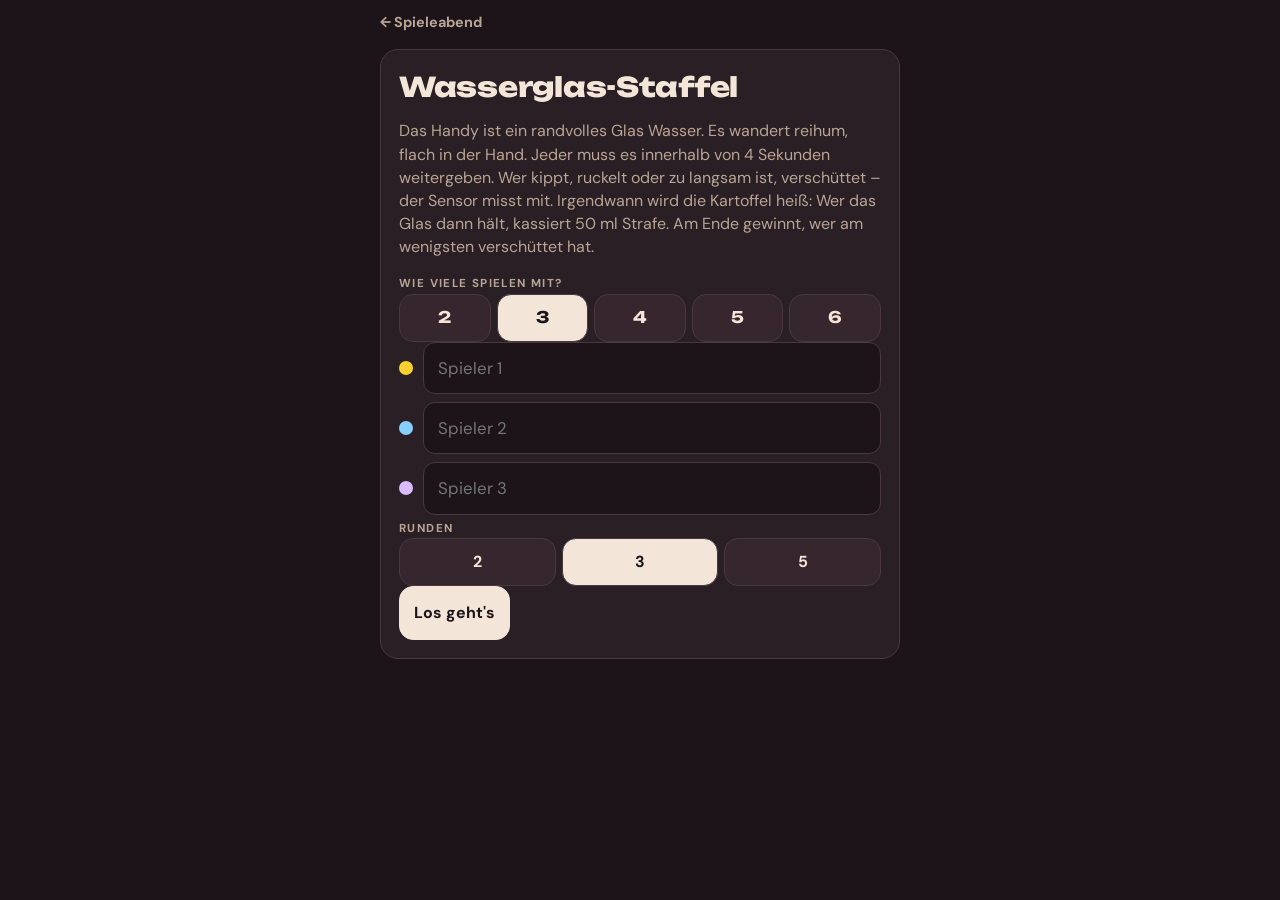
<file: heisse-kartoffel/index.html>
<!doctype html>
<html lang="de">
<head>
<meta charset="utf-8">
<meta name="viewport" content="width=device-width,initial-scale=1,viewport-fit=cover">
<meta name="apple-mobile-web-app-capable" content="yes">
<meta name="theme-color" content="#1c1418">
<title>Wasserglas-Staffel</title>
<link rel="stylesheet" href="https://fonts.googleapis.com/css2?family=Unbounded:wght@600;800&family=DM+Sans:wght@400;600;700&display=swap">
<link rel="stylesheet" href="../common.css">
<style>
#glass{width:min(100%,260px);height:300px;display:block;margin:0 auto}
.holder{font-family:var(--display);font-weight:800;font-size:1.7rem}
.passbar{width:100%;height:10px;border-radius:99px;background:var(--bg);overflow:hidden}
.passbar i{display:block;height:100%;background:var(--c0);transition:width .1s linear}
#btnPass{min-height:110px;font-size:1.25rem;font-family:var(--display)}
.ml{font-family:var(--display);font-size:1.1rem;font-variant-numeric:tabular-nums}
</style>
</head>
<body>
<div class="wrap">
  <div class="top"><a class="back" href="../">← Spieleabend</a><span class="label" id="roundLbl"></span></div>
  <div class="board" id="board" hidden></div>

  <section class="scr card" id="scrSetup">
    <h1>Wasserglas-Staffel</h1>
    <p class="muted">Das Handy ist ein randvolles Glas Wasser. Es wandert reihum, flach in der Hand. Jeder muss es innerhalb von 4 Sekunden weitergeben. Wer kippt, ruckelt oder zu langsam ist, verschüttet – der Sensor misst mit. Irgendwann wird die Kartoffel heiß: Wer das Glas dann hält, kassiert 50 ml Strafe. Am Ende gewinnt, wer am wenigsten verschüttet hat.</p>
    <div id="setup"></div>
  </section>

  <section class="scr card center" id="scrReady" hidden>
    <span class="label">Runde <span id="rNo"></span></span>
    <h2>Handy flach hinlegen, dann starten</h2>
    <p class="muted">Es beginnt <b id="rFirst"></b>. Ihr sitzt im Kreis und gebt nach links weiter.</p>
    <p class="hint" id="noSensor" hidden>Kein Bewegungssensor verfügbar. Bitte in Safari auf dem iPhone öffnen und den Zugriff erlauben.</p>
    <button class="hot" id="btnGo">Glas füllen – los</button>
  </section>

  <section class="scr card center" id="scrPlay" hidden>
    <span class="label">Glas hält</span>
    <div class="holder" id="pHolder"></div>
    <canvas id="glass" width="520" height="600"></canvas>
    <div class="ml" id="pMl"></div>
    <div class="passbar"><i id="pBar"></i></div>
    <button class="primary" id="btnPass">Weitergeben →</button>
  </section>

  <section class="scr card center" id="scrRound" hidden>
    <div class="huge" id="eTitle">Heiß!</div>
    <p id="eText"></p>
    <div class="rank" id="eRank"></div>
    <button class="primary" id="btnNext">Weiter</button>
  </section>

  <section class="scr card center" id="scrWin" hidden>
    <span class="label">Ruhigste Hand</span>
    <div class="big" id="wName"></div>
    <div class="rank" id="wRank"></div>
    <button class="primary" id="btnRematch">Revanche</button>
    <button class="ghost" id="btnNew">Andere Spieler</button>
  </section>
</div>

<script src="../common.js"></script>
<script>
const { $, show, board, rank } = SA;
const FULL = 300, PASS_MS = 4000;
const G = { players: [], rounds: 3, round: 0, holder: 0, water: FULL, end: 0, passEnd: 0, raf: 0, last: 0, tiltX: 0, tiltY: 0, spillRate: 0, slosh: 0, sensor: false, gotEvent: false };

SA.setup($("setup"), {
  min: 2, max: 6,
  extra: `<span class="label">Runden</span><div class="seg" id="rnd"><button type="button" data-v="2">2</button><button type="button" data-v="3" class="on">3</button><button type="button" data-v="5">5</button></div>`,
  onStart(names) {
    G.players = names.map(n => ({ name: n, spilled: 0 }));
    G.rounds = +document.querySelector("#rnd .on").dataset.v;
    G.round = 0; G.holder = Math.floor(Math.random() * names.length);
    ready();
  }
});
document.querySelectorAll("#rnd button").forEach(b => b.onclick = () => { document.querySelectorAll("#rnd button").forEach(x => x.classList.remove("on")); b.classList.add("on"); });

function drawBoard() { board($("board"), G.players, { active: G.holder, fmt: p => Math.round(p.spilled) + " ml" }); $("roundLbl").textContent = "Runde " + G.round + " von " + G.rounds; }

function ready() {
  G.round++; $("rNo").textContent = G.round + " von " + G.rounds;
  $("rFirst").textContent = G.players[G.holder].name;
  drawBoard(); show("scrReady");
}

// Sensor: Neigung + Ruckeln
window.addEventListener("devicemotion", e => {
  const g = e.accelerationIncludingGravity, a = e.acceleration;
  if (!g || g.x == null) return;
  G.gotEvent = true;
  const horiz = Math.hypot(g.x, g.y), tilt = Math.atan2(horiz, Math.abs(g.z || 0)) * 180 / Math.PI;
  const jerk = a && a.x != null ? Math.hypot(a.x, a.y, a.z) : 0;
  G.tiltX = g.x; G.tiltY = g.y;
  // ml pro Sekunde: ab 12° Neigung und ab 3 m/s² Ruck
  G.spillRate = Math.max(0, tilt - 12) * 1.3 + Math.max(0, jerk - 3) * 7;
  G.slosh = Math.min(1, G.slosh * .9 + jerk * .03);
});

$("btnGo").onclick = async () => {
  const ok = await SA.motionPermission();
  G.sensor = ok || !(window.DeviceMotionEvent && typeof DeviceMotionEvent.requestPermission === "function");
  SA.audio(); SA.wake();
  G.water = FULL;
  G.end = Date.now() + (25 + Math.random() * 35) * 1000; // geheim: 25–60 s
  G.passEnd = Date.now() + PASS_MS;
  G.last = performance.now();
  $("pHolder").textContent = G.players[G.holder].name;
  show("scrPlay");
  setTimeout(() => { if (!G.gotEvent) $("noSensor").hidden = false; }, 1500);
  cancelAnimationFrame(G.raf); G.raf = requestAnimationFrame(frame);
};

function spill(ml, who) {
  ml = Math.min(ml, G.water);
  if (ml <= 0) return;
  G.water -= ml; G.players[who].spilled += ml;
}

let lastDrip = 0;
function frame(t) {
  const dt = Math.min(.1, (t - G.last) / 1000); G.last = t;
  const now = Date.now();
  if (G.spillRate > 0) {
    spill(G.spillRate * dt, G.holder);
    if (now - lastDrip > 180) { SA.beep(300 + Math.random() * 200, .03, "sine", .06); lastDrip = now; }
  }
  // Zu langsam weitergegeben: 20 ml Strafe und automatisch weiter
  const pf = (G.passEnd - now) / PASS_MS;
  $("pBar").style.width = Math.max(0, pf * 100) + "%";
  $("pBar").style.background = pf < .3 ? "var(--accent)" : "var(--c0)";
  if (pf <= 0) { spill(20, G.holder); SA.beep(150, .2, "sawtooth"); SA.buzz(200); pass(); }
  $("pMl").textContent = Math.round(G.water) + " ml im Glas";
  drawGlass();
  if (now >= G.end || G.water <= 0) { roundOver(G.water <= 0); return; }
  G.raf = requestAnimationFrame(frame);
}

function pass() {
  G.holder = (G.holder + 1) % G.players.length;
  G.passEnd = Date.now() + PASS_MS;
  $("pHolder").textContent = G.players[G.holder].name;
  drawBoard();
}
$("btnPass").onclick = () => { SA.beep(800, .04, "triangle"); pass(); };

const cv = $("glass"), cx = cv.getContext("2d");
function drawGlass() {
  const W = cv.width, H = cv.height;
  cx.clearRect(0, 0, W, H);
  const top = 40, bot = H - 30, lt = 70, rt = W - 70, lb = 120, rb = W - 120;
  // Wasser: Oberfläche neigt sich gegen die Handyneigung
  const level = G.water / FULL, h = (bot - top - 20) * level;
  const ang = Math.max(-.5, Math.min(.5, -G.tiltX / 12));
  const wob = Math.sin(performance.now() / 90) * G.slosh * 14;
  const yMid = bot - h;
  cx.save();
  cx.beginPath(); cx.moveTo(lt, top); cx.lineTo(rt, top); cx.lineTo(rb, bot); cx.lineTo(lb, bot); cx.closePath(); cx.clip();
  if (G.water > 0) {
    const grad = cx.createLinearGradient(0, yMid, 0, bot); grad.addColorStop(0, "#86D0FF"); grad.addColorStop(1, "#3a7fb8");
    cx.fillStyle = grad; cx.beginPath();
    cx.moveTo(0, yMid - ang * W / 2 + wob); cx.lineTo(W, yMid + ang * W / 2 - wob); cx.lineTo(W, H); cx.lineTo(0, H); cx.closePath(); cx.fill();
  }
  cx.restore();
  cx.strokeStyle = "#f3e6d8"; cx.lineWidth = 6; cx.lineJoin = "round";
  cx.beginPath(); cx.moveTo(lt, top); cx.lineTo(lb, bot); cx.lineTo(rb, bot); cx.lineTo(rt, top); cx.stroke();
}

function roundOver(empty) {
  cancelAnimationFrame(G.raf);
  let txt;
  if (empty) { $("eTitle").textContent = "Leer!"; txt = "Das Glas ist leer. " + G.players[G.holder].name + " hat den letzten Rest verschüttet."; }
  else { $("eTitle").textContent = "Heiß!"; G.players[G.holder].spilled += 50; txt = G.players[G.holder].name + " hatte das Glas in der Hand: 50 ml Strafe."; SA.beep(90, .7, "sawtooth", .3); SA.buzz(500); }
  $("eText").textContent = txt;
  rank($("eRank"), G.players.map(p => ({ name: p.name, s: Math.round(p.spilled) })).map(p => ({ ...p, neg: -p.s })), { key: "neg", unit: "" });
  fixRank($("eRank"));
  drawBoard(); show("scrRound");
}
// Rangliste zeigt ml statt negativer Werte
function fixRank(el) { el.querySelectorAll(".r b:last-child").forEach(b => b.textContent = b.textContent.replace("-", "").trim() + " ml"); }

$("btnNext").onclick = () => {
  if (G.round >= G.rounds) {
    const sp = G.players.map(p => Math.round(p.spilled)), m = Math.min(...sp);
    if (sp.filter(s => s === m).length === 1) {
      $("wName").textContent = G.players[sp.indexOf(m)].name;
      rank($("wRank"), G.players.map(p => ({ name: p.name, neg: -Math.round(p.spilled) })), { key: "neg", unit: "" }); fixRank($("wRank"));
      show("scrWin"); return;
    }
    G.rounds++; // Gleichstand: Extrarunde
  }
  G.holder = (G.holder + 1) % G.players.length;
  ready();
};
$("btnRematch").onclick = () => { G.players.forEach(p => p.spilled = 0); G.round = 0; G.rounds = +document.querySelector("#rnd .on").dataset.v; ready(); };
$("btnNew").onclick = () => { $("board").hidden = true; $("roundLbl").textContent = ""; show("scrSetup"); };
</script>
</body>
</html>
</file>
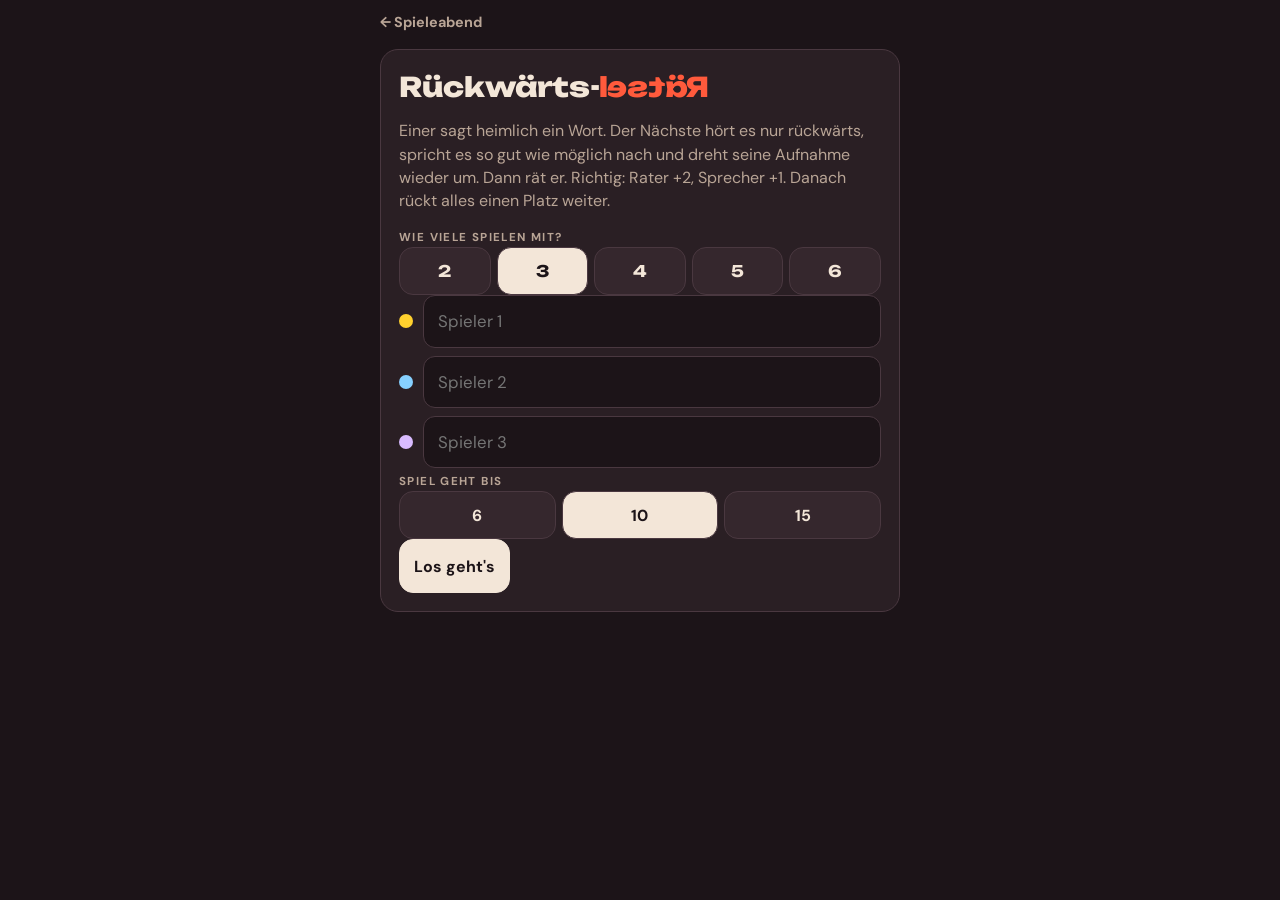
<file: rueckwaerts-raetsel/index.html>
<!doctype html>
<html lang="de">
<head>
<meta charset="utf-8">
<meta name="viewport" content="width=device-width,initial-scale=1,viewport-fit=cover">
<meta name="apple-mobile-web-app-capable" content="yes">
<meta name="theme-color" content="#1c1418">
<title>Rückwärts-Rätsel</title>
<link rel="stylesheet" href="https://fonts.googleapis.com/css2?family=Unbounded:wght@600;800&family=DM+Sans:wght@400;600;700&display=swap">
<link rel="stylesheet" href="../common.css">
<style>h1 .rev{display:inline-block;transform:scaleX(-1);color:var(--accent)}</style>
</head>
<body>
<div class="wrap">
  <div class="top"><a class="back" href="../">← Spieleabend</a><span class="label" id="roundLbl"></span></div>
  <div class="board" id="board" hidden></div>

  <section class="scr card" id="scrSetup">
    <h1>Rückwärts-<span class="rev">Rätsel</span></h1>
    <p class="muted">Einer sagt heimlich ein Wort. Der Nächste hört es nur rückwärts, spricht es so gut wie möglich nach und dreht seine Aufnahme wieder um. Dann rät er. Richtig: Rater +2, Sprecher +1. Danach rückt alles einen Platz weiter.</p>
    <div id="setup"></div>
  </section>

  <section class="scr card" id="scrSpeak" hidden>
    <span class="label">Sprecher</span>
    <h2 id="speakTitle"></h2>
    <p class="muted small" id="speakSub"></p>
    <div class="step"><b>1</b><span>Wort heimlich eintippen</span></div>
    <div class="row">
      <input type="text" id="word" placeholder="z. B. Kühlschrank" autocomplete="off" style="flex:2 1 180px">
      <button id="btnIdea" class="ghost" style="flex:1 1 90px">Idee 🎲</button>
    </div>
    <div class="step"><b>2</b><span>Wort deutlich aufnehmen</span></div>
    <div id="recA"></div>
    <div class="row">
      <button class="play" id="playAr" disabled>◀◀ Rückwärts</button>
      <button id="playAf" disabled>Vorwärts ▶</button>
    </div>
    <button class="primary" id="btnHand" disabled>Fertig – Handy weitergeben</button>
  </section>

  <section class="scr card center" id="scrHand" hidden>
    <h2 id="handTitle"></h2>
    <p class="muted">Nicht spicken – das Wort bleibt geheim.</p>
    <button class="primary" id="btnTake"></button>
  </section>

  <section class="scr card" id="scrGuess" hidden>
    <span class="label">Rater</span>
    <h2 id="guessTitle"></h2>
    <div class="step"><b>1</b><span>Das Wort rückwärts anhören (so oft du willst)</span></div>
    <canvas class="wave" id="waveA" width="600" height="112"></canvas>
    <div class="row">
      <button class="play" id="gPlay">◀◀ Abspielen</button>
      <button id="gSlow">◀◀ Langsam</button>
    </div>
    <div class="step"><b>2</b><span>So nachsprechen, wie du es hörst</span></div>
    <div id="recB"></div>
    <div class="step"><b>3</b><span>Deine Aufnahme umgedreht anhören</span></div>
    <button class="play" id="gPlayB" disabled>◀◀ Meine Aufnahme rückwärts</button>
    <div class="step"><b>4</b><span>Was war das Wort?</span></div>
    <input type="text" id="guess" placeholder="Dein Tipp" autocomplete="off">
    <button class="primary" id="btnReveal" disabled>Auflösen</button>
  </section>

  <section class="scr card center" id="scrReveal" hidden>
    <span class="label">Das Wort war</span>
    <div class="big" id="rWord"></div>
    <p class="muted">Tipp: <b id="rGuess"></b></p>
    <div class="big" id="rVerdict" style="font-size:1.25rem"></div>
    <button class="ghost small" id="btnFlip" style="min-height:44px;padding:8px 14px"></button>
    <div class="row" style="width:100%">
      <button id="rA">Original ▶</button>
      <button class="play" id="rB">Nachgemacht umgedreht</button>
    </div>
    <button class="primary" id="btnNext">Weiter</button>
  </section>

  <section class="scr card center" id="scrWin" hidden>
    <span class="label">Gewonnen</span>
    <div class="big" id="wName"></div>
    <div class="rank" id="wRank"></div>
    <button class="primary" id="btnRematch">Revanche</button>
    <button class="ghost" id="btnNew">Andere Spieler</button>
  </section>
</div>

<script src="../common.js"></script>
<script src="../audio.js"></script>
<script>
const WORDS = ["Banane","Kühlschrank","Schmetterling","Pizza","Giraffe","Staubsauger","Krokodil","Regenschirm","Zahnbürste","Ananas","Elefant","Fahrrad","Schokolade","Kartoffel","Pinguin","Toaster","Spaghetti","Feuerwehr","Bratwurst","Trampolin","Hubschrauber","Gurke","Marmelade","Waschmaschine","Taschenlampe","Schraubenzieher","Steckdose","Glühbirne","Sicherung","Kabeltrommel","Bohrmaschine","Leiter","Lichtschalter","Verlängerung","Hammer","Zange","Baustelle","Bagger","Kran","Zement","Kaffee","Tomate","Brezel","Maultasche","Spätzle","Käsekuchen","Erdbeere","Wassermelone","Zitrone","Popcorn","Hamburger","Pommes","Ketchup","Senf","Joghurt","Müsli","Honig","Avocado","Brokkoli","Karotte","Zwiebel","Knoblauch","Paprika","Kokosnuss","Mango","Kaninchen","Hamster","Papagei","Schildkröte","Känguru","Zebra","Flamingo","Delfin","Oktopus","Qualle","Eichhörnchen","Igel","Ameise","Biene","Schnecke","Gorilla","Tiger","Löwe","Kamel","Lama","Fußball","Basketball","Schwimmbad","Skateboard","Rakete","Astronaut","Dinosaurier","Vampir","Gespenst","Zauberer","Pirat","Ritter","Prinzessin","Roboter","Monster","Handy","Kopfhörer","Fernseher","Computer","Tastatur","Ladekabel","Kamera","Mikrofon","Lautsprecher","Wecker","Sonnenbrille","Rucksack","Turnschuh","Socke","Pullover","Badehose","Mütze","Regenbogen","Gewitter","Schneemann","Vulkan","Wasserfall","Kaktus","Sonnenblume","Tannenbaum","Geburtstag","Weihnachten","Urlaub","Flugzeug","Motorrad","Traktor","Straßenbahn","Polizei","Krankenwagen","Bürgermeister","Kindergarten","Hausaufgaben","Abendroutine","Wasserflasche","Spiegelei","Gummibärchen","Lebkuchen","Zuckerwatte","Achterbahn","Karussell","Luftballon","Seifenblase","Kissenschlacht","Badewanne","Dusche","Handtuch","Zahnpasta"];
const { $, show, board, rank } = SA;
const G = { players: [], target: 10, turn: 0, round: 1, word: "", bufA: null, revA: null, bufB: null, revB: null, correct: false };
const n = () => G.players.length, spk = () => G.turn % n(), gss = () => (G.turn + 1) % n();

function norm(s) { return (s || "").toLowerCase().trim().replace(/ä/g, "ae").replace(/ö/g, "oe").replace(/ü/g, "ue").replace(/ß/g, "ss").replace(/[^a-z0-9]/g, ""); }
function lev(a, b) { const d = Array.from({ length: a.length + 1 }, (_, i) => [i]); for (let j = 1; j <= b.length; j++) d[0][j] = j; for (let i = 1; i <= a.length; i++) for (let j = 1; j <= b.length; j++) d[i][j] = Math.min(d[i - 1][j] + 1, d[i][j - 1] + 1, d[i - 1][j - 1] + (a[i - 1] === b[j - 1] ? 0 : 1)); return d[a.length][b.length]; }
function isMatch(w, g) { const a = norm(w), b = norm(g); if (!a || !b) return false; return a === b || (a.length >= 6 && lev(a, b) <= 1); }

SA.setup($("setup"), {
  min: 2, max: 6,
  extra: `<span class="label">Spiel geht bis</span><div class="seg" id="tgt"><button type="button" data-t="6">6</button><button type="button" data-t="10" class="on">10</button><button type="button" data-t="15">15</button></div>`,
  onStart(names) {
    G.players = names.map(x => ({ name: x, score: 0 }));
    G.target = +document.querySelector("#tgt .on").dataset.t;
    G.turn = 0; G.round = 1; startTurn();
  }
});
document.querySelectorAll("#tgt button").forEach(b => b.onclick = () => { document.querySelectorAll("#tgt button").forEach(x => x.classList.remove("on")); b.classList.add("on"); });

const recA = AR.recorder($("recA"), b => { G.bufA = b; G.revA = AR.reverse(b); $("playAr").disabled = false; $("playAf").disabled = false; checkHand(); });
const recB = AR.recorder($("recB"), b => { G.bufB = b; G.revB = AR.reverse(b); $("gPlayB").disabled = false; });
function checkHand() { $("btnHand").disabled = !(G.bufA && $("word").value.trim()); }

function drawBoard(a = -1) { board($("board"), G.players, { active: a }); $("roundLbl").textContent = "Runde " + G.round + " · bis " + G.target; }

function startTurn() {
  G.word = ""; G.bufA = G.revA = G.bufB = G.revB = null;
  $("word").value = ""; $("guess").value = "";
  ["playAr", "playAf", "btnHand", "gPlayB", "btnReveal"].forEach(id => $(id).disabled = true);
  recA.reset(); recB.reset();
  drawBoard(spk());
  $("speakTitle").textContent = G.players[spk()].name + ", du sagst ein Wort";
  $("speakSub").textContent = G.players[gss()].name + " schaut und hört weg!";
  show("scrSpeak");
}
$("btnIdea").onclick = () => { $("word").value = SA.fresh("rueckwaerts", WORDS, 1)[0]; checkHand(); };
$("word").addEventListener("input", checkHand);
$("playAr").onclick = () => AR.play(G.revA);
$("playAf").onclick = () => AR.play(G.bufA);
$("btnHand").onclick = () => {
  AR.stop(); G.word = $("word").value.trim();
  $("handTitle").textContent = "Gib das Handy an " + G.players[gss()].name;
  $("btnTake").textContent = "Ich bin " + G.players[gss()].name + " – los";
  show("scrHand");
};
$("btnTake").onclick = () => {
  $("guessTitle").textContent = G.players[gss()].name + ", was hat " + G.players[spk()].name + " gesagt?";
  AR.drawWave($("waveA"), G.revA); drawBoard(gss()); show("scrGuess");
};
$("gPlay").onclick = () => AR.play(G.revA);
$("gSlow").onclick = () => AR.play(G.revA, .75);
$("gPlayB").onclick = () => AR.play(G.revB);
$("guess").addEventListener("input", () => $("btnReveal").disabled = !$("guess").value.trim());
$("btnReveal").onclick = () => {
  AR.stop(); G.correct = isMatch(G.word, $("guess").value);
  $("rWord").textContent = G.word; $("rGuess").textContent = $("guess").value.trim();
  $("rB").disabled = !G.revB; verdict(); show("scrReveal");
};
function verdict() {
  $("rVerdict").textContent = G.correct ? "Richtig! " + G.players[gss()].name + " +2, " + G.players[spk()].name + " +1" : "Leider falsch – keine Punkte";
  $("rVerdict").style.color = G.correct ? "var(--ok)" : "var(--bad)";
  $("btnFlip").textContent = G.correct ? "Doch falsch werten" : "Doch richtig werten";
}
$("btnFlip").onclick = () => { G.correct = !G.correct; verdict(); };
$("rA").onclick = () => AR.play(G.bufA);
$("rB").onclick = () => AR.play(G.revB);
$("btnNext").onclick = () => {
  AR.stop();
  if (G.correct) { G.players[gss()].score += 2; G.players[spk()].score += 1; }
  G.turn++;
  if (G.turn % n() === 0) {
    const sc = G.players.map(p => p.score), m = Math.max(...sc);
    if (m >= G.target && sc.filter(s => s === m).length === 1) {
      $("wName").textContent = G.players[sc.indexOf(m)].name; rank($("wRank"), G.players); drawBoard(); show("scrWin"); return;
    }
    G.round++;
  }
  startTurn();
};
$("btnRematch").onclick = () => { G.players.forEach(p => p.score = 0); G.turn = 0; G.round = 1; startTurn(); };
$("btnNew").onclick = () => { $("board").hidden = true; $("roundLbl").textContent = ""; show("scrSetup"); };
</script>
</body>
</html>
</file>
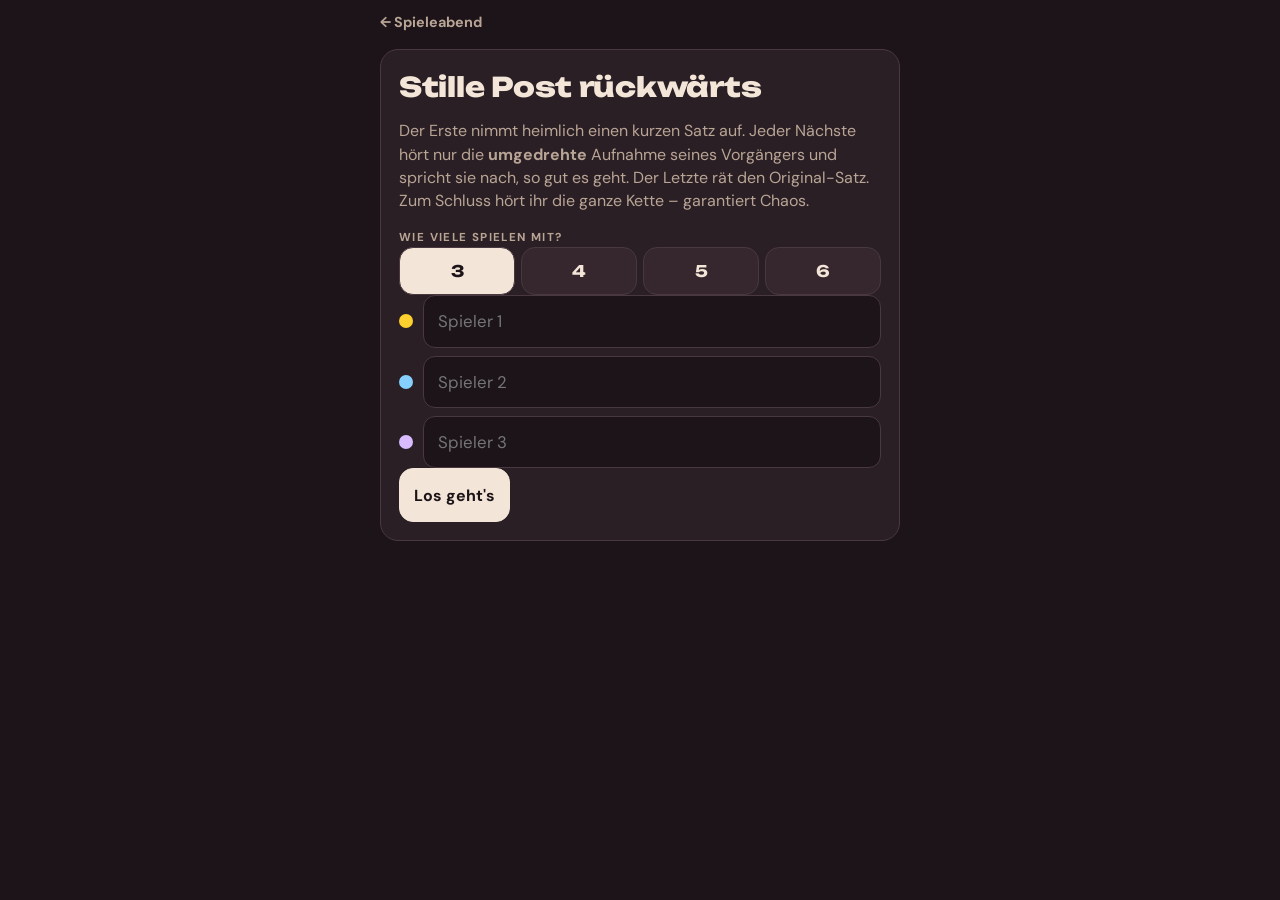
<file: stille-post-rueckwaerts/index.html>
<!doctype html>
<html lang="de">
<head>
<meta charset="utf-8">
<meta name="viewport" content="width=device-width,initial-scale=1,viewport-fit=cover">
<meta name="apple-mobile-web-app-capable" content="yes">
<meta name="theme-color" content="#1c1418">
<title>Stille Post rückwärts</title>
<link rel="stylesheet" href="https://fonts.googleapis.com/css2?family=Unbounded:wght@600;800&family=DM+Sans:wght@400;600;700&display=swap">
<link rel="stylesheet" href="../common.css">
<style>
.chain{display:flex;flex-direction:column;gap:8px;width:100%}
.chain button{display:grid;grid-template-columns:auto 1fr auto;gap:10px;align-items:center;text-align:left;border-left:6px solid var(--pc)}
.chain button small{color:var(--muted);font-weight:400}
.secret{font-family:var(--display);font-size:1.5rem;font-weight:800;text-wrap:balance}
</style>
</head>
<body>
<div class="wrap">
  <div class="top"><a class="back" href="../">← Spieleabend</a><span class="label" id="roundLbl"></span></div>
  <div class="board" id="board" hidden></div>

  <section class="scr card" id="scrSetup">
    <h1>Stille Post rückwärts</h1>
    <p class="muted">Der Erste nimmt heimlich einen kurzen Satz auf. Jeder Nächste hört nur die <b>umgedrehte</b> Aufnahme seines Vorgängers und spricht sie nach, so gut es geht. Der Letzte rät den Original-Satz. Zum Schluss hört ihr die ganze Kette – garantiert Chaos.</p>
    <div id="setup"></div>
  </section>

  <section class="scr card" id="scrStart" hidden>
    <span class="label">Start der Kette</span>
    <h2 id="sTitle"></h2>
    <p class="muted small">Alle anderen hören weg. Kurze Sätze (3–6 Wörter) funktionieren am besten.</p>
    <div class="step"><b>1</b><span>Satz eintippen (bleibt geheim)</span></div>
    <input type="text" id="phrase" placeholder="z. B. Der Hund isst Spaghetti" autocomplete="off">
    <button class="ghost" id="btnIdea">Idee 🎲</button>
    <div class="step"><b>2</b><span>Satz deutlich aufnehmen</span></div>
    <div id="recStart"></div>
    <button class="primary" id="btnStartDone" disabled>Fertig – weitergeben</button>
  </section>

  <section class="scr card center" id="scrHand" hidden>
    <span class="label" id="hStep"></span>
    <h2 id="hTitle"></h2>
    <p class="muted">Nur du hörst jetzt zu. Die anderen bitte weghören.</p>
    <button class="primary" id="btnTake"></button>
  </section>

  <section class="scr card" id="scrLink" hidden>
    <span class="label" id="lStep"></span>
    <h2 id="lTitle"></h2>
    <div class="step"><b>1</b><span>Umgedrehte Aufnahme anhören (max. 3×)</span></div>
    <canvas class="wave" id="lWave" width="600" height="112"></canvas>
    <button class="play" id="lPlay">◀◀ Abspielen</button>
    <div class="step"><b>2</b><span>Genau so nachsprechen, wie es klingt</span></div>
    <div id="recLink"></div>
    <button class="primary" id="btnLinkDone" disabled>Fertig – weitergeben</button>
  </section>

  <section class="scr card" id="scrGuess" hidden>
    <span class="label">Letzte Station</span>
    <h2 id="gTitle"></h2>
    <p class="muted small">Hör dir die umgedrehte Aufnahme an. Was war wohl der Original-Satz?</p>
    <canvas class="wave" id="gWave" width="600" height="112"></canvas>
    <button class="play" id="gPlay">◀◀ Abspielen</button>
    <input type="text" id="guess" placeholder="Mein Tipp für den Satz" autocomplete="off">
    <button class="primary" id="btnGuess" disabled>Auflösen</button>
  </section>

  <section class="scr card center" id="scrEnd" hidden>
    <span class="label">Der Original-Satz</span>
    <p class="secret" id="eOrig"></p>
    <p class="muted">Tipp von <b id="eWho"></b>: „<span id="eGuess"></span>“</p>
    <button class="hot" id="btnChain">▶ Ganze Kette abspielen</button>
    <div class="chain" id="chain"></div>
    <p class="muted small">Alle Aufnahmen sind so gedreht, dass sie „vorwärts“ klingen sollten.</p>
    <button class="primary" id="btnAgain">Neue Kette</button>
    <button class="ghost" id="btnNew">Andere Spieler</button>
  </section>
</div>

<script src="../common.js"></script>
<script src="../audio.js"></script>
<script>
const SAETZE = ["Der Hund isst Spaghetti","Ich liebe Bratwurst","Meine Oma fährt Motorrad","Die Katze spielt Klavier","Banane mit Senf","Heute regnet es Pizza","Der Elektriker hat Feierabend","Wo ist mein Ladekabel","Ich bin ein Pinguin","Kühlschrank auf, Licht an","Mein Auto ist ein Toaster","Der Kaffee ist kalt","Schwäbische Maultaschen","Gib mir die Fernbedienung","Ich habe Hunger","Wir gehen ins Kino","Die Giraffe trägt eine Krawatte","Spätzle mit Soße","Opa tanzt Breakdance","Der Chef ist im Urlaub","Sicherung rausgeflogen","Ich will ein Pony","Der Döner ist leer","Kartoffelsalat mit Würstchen","Das Handy ist im Klo","Fliegende Fische","Morgen ist Montag","Ich kann nicht schwimmen","Die Pizza ist verbrannt","Mama ruft an","Gummibärchen zum Frühstück","Der Bagger baggert","Schmetterlinge im Bauch","Ich habe keine Socken an","Wer hat meinen Joghurt gegessen","Der Bus kommt zu spät","Zahnpasta auf dem Brot","Kein Strom in der Küche","Das Krokodil lacht","Ich bin müde","Wir sind die Champions","Ein Elefant im Wohnzimmer","Der Kuchen ist im Ofen","Bitte nicht stören","Hallo, ist da jemand","Rote Ampel","Mein Name ist Hase","Ich weiß von nichts","Alles im grünen Bereich","Der Drucker druckt nicht","Wassermelone im Kofferraum","Hotdog mit Ketchup","Der Mond ist aus Käse","Nimm die Leiter mit","Wo ist die Baustelle","Ich hab Rücken","Der Fernseher ist kaputt","Schnee im Sommer","Das Pferd spricht Englisch","Popcorn im Bett","Der Wecker klingelt","Pommes rot-weiß","Mein Bruder ist ein Vampir","Ich spiele Schach mit dem Hund","Der Kran wackelt","Heute ist Waschtag","Eis am Stiel","Der Zug fällt aus","Achtung, frisch gestrichen","Die Lampe flackert","Ich esse nur grüne Sachen","Das ist mein Platz","Lasst uns tanzen","Kein Netz im Keller","Die Kuh macht muh","Ein Hai im Pool","Ich trinke Milch mit Strohhalm","Der Papagei sagt Hallo","Pass auf die Steckdose auf","Das war nicht ich"];
const { $, show, board } = SA;
const G = { players: [], start: 0, recs: [], phrase: "", k: 0, plays: 0 };
const n = () => G.players.length, at = k => (G.start + k) % n();

SA.setup($("setup"), { min: 3, max: 6, onStart(names) { G.players = names.map(x => ({ name: x, score: 0 })); G.start = 0; newChain(); } });

function drawBoard(a) { board($("board"), G.players, { active: a, fmt: (p, i) => { const k = (i - G.start + n()) % n(); return k < G.recs.length ? "✓" : k + 1 + "."; } }); }

const recStart = AR.recorder($("recStart"), b => { G.recs[0] = b; checkStart(); });
const recLink = AR.recorder($("recLink"), b => { G.recs[G.k] = b; $("btnLinkDone").disabled = false; });
function checkStart() { $("btnStartDone").disabled = !(G.recs[0] && $("phrase").value.trim()); }

function newChain() {
  G.recs = []; G.k = 0; $("phrase").value = ""; $("guess").value = ""; recStart.reset();
  $("btnStartDone").disabled = true;
  $("roundLbl").textContent = n() + " Stationen";
  drawBoard(at(0));
  $("sTitle").textContent = G.players[at(0)].name + ", du startest";
  show("scrStart");
}
$("btnIdea").onclick = () => { $("phrase").value = SA.fresh("stillepost", SAETZE, 1)[0]; checkStart(); };
$("phrase").addEventListener("input", checkStart);
$("btnStartDone").onclick = () => { AR.stop(); G.phrase = $("phrase").value.trim(); G.k = 1; handTo(); };

function handTo() {
  const i = at(G.k);
  drawBoard(i);
  $("hStep").textContent = "Station " + (G.k + 1) + " von " + n();
  $("hTitle").textContent = "Gib das Handy an " + G.players[i].name;
  $("btnTake").textContent = "Ich bin " + G.players[i].name + " – los";
  show("scrHand");
}
$("btnTake").onclick = () => {
  const i = at(G.k), prevRev = AR.reverse(G.recs[G.k - 1]); G.cur = prevRev; G.plays = 0;
  if (G.k === n() - 1) {
    $("gTitle").textContent = G.players[i].name + ", rate den Satz";
    AR.drawWave($("gWave"), prevRev); $("gPlay").disabled = false; $("gPlay").textContent = "◀◀ Abspielen";
    show("scrGuess");
  } else {
    $("lStep").textContent = "Station " + (G.k + 1) + " von " + n();
    $("lTitle").textContent = G.players[i].name + ", hör genau hin";
    AR.drawWave($("lWave"), prevRev); recLink.reset(); $("btnLinkDone").disabled = true;
    $("lPlay").disabled = false; $("lPlay").textContent = "◀◀ Abspielen (3 übrig)";
    show("scrLink");
  }
};
$("lPlay").onclick = () => {
  if (G.plays >= 3) return; G.plays++; AR.play(G.cur);
  $("lPlay").textContent = G.plays >= 3 ? "Keine Wiederholung mehr" : "◀◀ Nochmal (" + (3 - G.plays) + " übrig)";
  $("lPlay").disabled = G.plays >= 3;
};
$("btnLinkDone").onclick = () => { AR.stop(); G.k++; handTo(); };
$("gPlay").onclick = () => AR.play(G.cur);
$("guess").addEventListener("input", () => $("btnGuess").disabled = !$("guess").value.trim());

// "Vorwärts"-Version jeder Aufnahme: jede zweite ist umgedreht nachgesprochen
function forward(k) { return k % 2 === 0 ? G.recs[k] : AR.reverse(G.recs[k]); }
$("btnGuess").onclick = () => {
  AR.stop();
  $("eOrig").textContent = G.phrase; $("eWho").textContent = G.players[at(n() - 1)].name; $("eGuess").textContent = $("guess").value.trim();
  $("chain").innerHTML = G.recs.map((_, k) => `<button class="pc${at(k)}" data-k="${k}"><b>${k + 1}.</b><span>${SA.esc(G.players[at(k)].name)}<br><small>${k === 0 ? "Original" : "Nachgemacht"}</small></span><span>▶</span></button>`).join("");
  $("chain").querySelectorAll("button").forEach(b => b.onclick = () => AR.play(forward(+b.dataset.k)));
  drawBoard(-1); show("scrEnd");
};
$("btnChain").onclick = async () => {
  $("btnChain").disabled = true;
  for (let k = 0; k < G.recs.length; k++) {
    $("chain").querySelectorAll("button").forEach(b => b.classList.toggle("primary", +b.dataset.k === k));
    await AR.play(forward(k)); await new Promise(r => setTimeout(r, 350));
  }
  $("chain").querySelectorAll("button").forEach(b => b.classList.remove("primary"));
  $("btnChain").disabled = false;
};
$("btnAgain").onclick = () => { AR.stop(); G.start = (G.start + 1) % n(); newChain(); };
$("btnNew").onclick = () => { AR.stop(); $("board").hidden = true; $("roundLbl").textContent = ""; show("scrSetup"); };
</script>
</body>
</html>
</file>
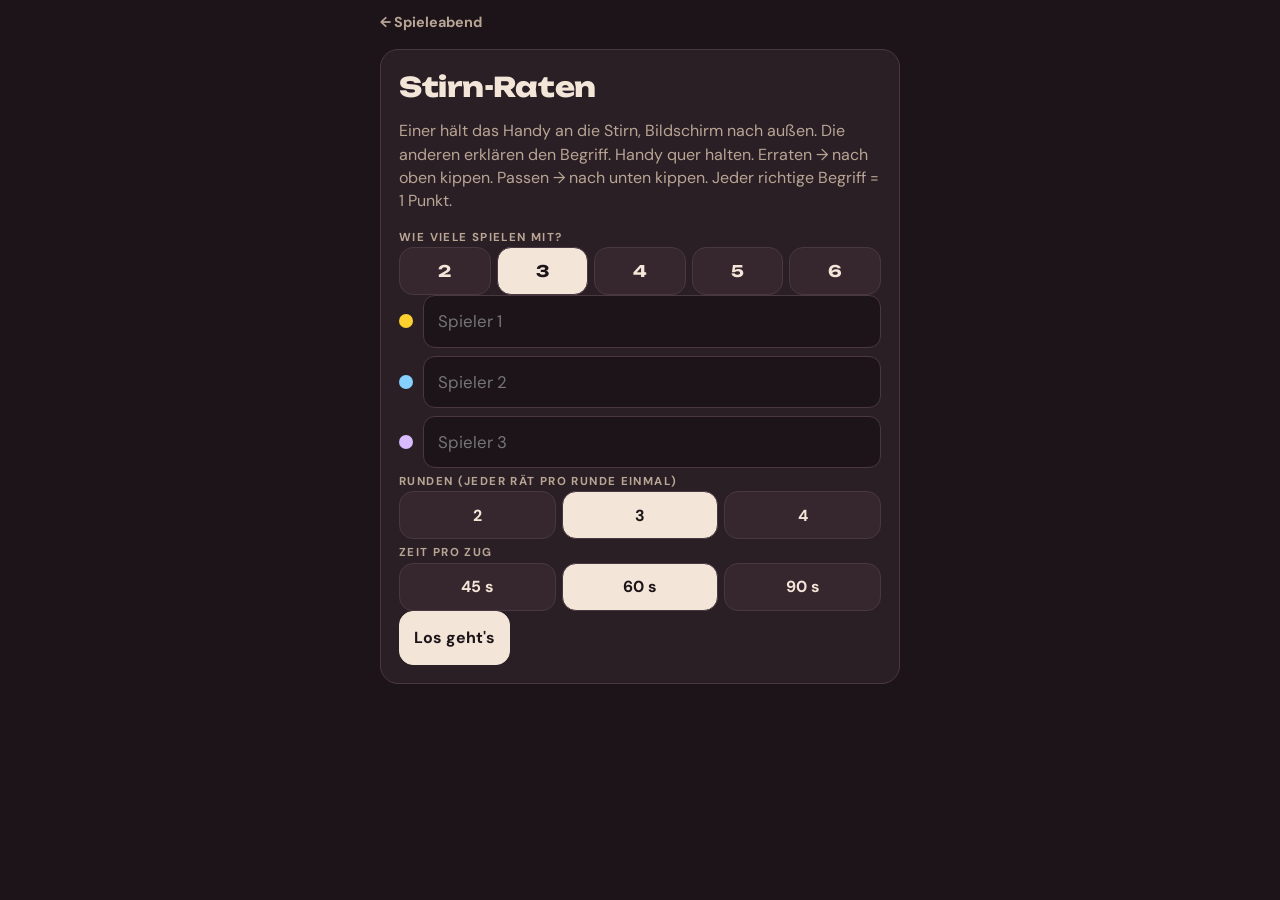
<file: stirn-raten/index.html>
<!doctype html>
<html lang="de">
<head>
<meta charset="utf-8">
<meta name="viewport" content="width=device-width,initial-scale=1,viewport-fit=cover">
<meta name="apple-mobile-web-app-capable" content="yes">
<meta name="theme-color" content="#1c1418">
<title>Stirn-Raten</title>
<link rel="stylesheet" href="https://fonts.googleapis.com/css2?family=Unbounded:wght@600;800&family=DM+Sans:wght@400;600;700&display=swap">
<link rel="stylesheet" href="../common.css">
<style>
#play{position:fixed;inset:0;z-index:50;background:var(--deck);display:flex;flex-direction:column;align-items:center;justify-content:center;gap:10px;padding:max(16px,env(safe-area-inset-top)) max(16px,env(safe-area-inset-right)) max(16px,env(safe-area-inset-bottom)) max(16px,env(safe-area-inset-left));text-align:center;transition:background .15s}
#pInner{display:flex;flex-direction:column;align-items:center;justify-content:center;gap:10px;pointer-events:none;position:relative;z-index:1}
#play.rot #pInner{position:absolute;left:50%;top:50%;width:90vh;height:90vw;margin:0}
#play.rot .word{font-size:clamp(2.2rem,11vh,6rem)}
#play.rot .legend{display:none}
#play.ok{background:#2f7a3c} #play.pass{background:#9a5a1f}
#play .word{font-family:var(--display);font-weight:800;font-size:clamp(2.2rem,11vw,5rem);line-height:1.05;word-break:break-word;text-wrap:balance}
#play .time{font-family:var(--display);font-size:1.6rem;font-variant-numeric:tabular-nums}
#play .cat{font-size:.85rem;letter-spacing:.12em;text-transform:uppercase;color:var(--muted);font-weight:700}
#play .taps{position:absolute;inset:0;display:grid;grid-template-columns:1fr 1fr;opacity:0}
#play .taps button{border:0;border-radius:0;background:transparent;min-height:100%}
#play .legend{position:absolute;bottom:max(12px,env(safe-area-inset-bottom));left:0;right:0;display:flex;justify-content:space-between;padding:0 max(18px,env(safe-area-inset-left));font-size:.8rem;color:var(--muted);pointer-events:none}
.list{display:flex;flex-direction:column;gap:4px;width:100%;text-align:left}
.list div{padding:8px 12px;border-radius:10px;background:var(--bg);display:flex;justify-content:space-between;gap:10px}
.list .y{color:var(--ok)} .list .n{color:var(--muted);text-decoration:line-through}
</style>
</head>
<body>
<div class="wrap">
  <div class="top"><a class="back" href="../">← Spieleabend</a><span class="label" id="roundLbl"></span></div>
  <div class="board" id="board" hidden></div>

  <section class="scr card" id="scrSetup">
    <h1>Stirn-Raten</h1>
    <p class="muted">Einer hält das Handy an die Stirn, Bildschirm nach außen. Die anderen erklären den Begriff. Handy quer halten. Erraten → nach oben kippen. Passen → nach unten kippen. Jeder richtige Begriff = 1 Punkt.</p>
    <div id="setup"></div>
  </section>

  <section class="scr card center" id="scrTurn" hidden>
    <span class="label">Als Nächstes rät</span>
    <div class="big" id="tName"></div>
    <div id="wheel"></div>
    <p class="big" id="tCat" style="font-size:1.3rem;min-height:1.5em"></p>
    <button class="hot" id="btnSpin">Kategorie drehen</button>
    <button class="ghost" id="btnMix">🎲 Mix aus allen Kategorien</button>
    <button class="primary" id="btnGo" hidden>Handy an die Stirn – Start</button>
    <p class="muted small" id="tHint">Quer an die Stirn halten, Bildschirm zu den anderen. Nach oben kippen = richtig, nach unten = weiter. Ohne Sensor: rechte Hälfte tippen = richtig, linke = weiter.</p>
    <button class="ghost small" id="btnFlipDir" style="min-height:40px;padding:6px 12px">Kipprichtung vertauscht? Hier tauschen</button>
  </section>

  <section class="scr card center" id="scrDone" hidden>
    <span class="label">Zeit um</span>
    <div class="big" id="dRes"></div>
    <div class="list" id="dList"></div>
    <button class="primary" id="btnNext">Weiter</button>
  </section>

  <section class="scr card center" id="scrWin" hidden>
    <span class="label">Gewonnen</span>
    <div class="big" id="wName"></div>
    <div class="rank" id="wRank"></div>
    <button class="primary" id="btnRematch">Revanche</button>
    <button class="ghost" id="btnNew">Andere Spieler</button>
  </section>
</div>

<div id="play" hidden>
  <div id="pInner">
    <span class="cat" id="pCat"></span>
    <div class="word" id="pWord"></div>
    <div class="time" id="pTime"></div>
  </div>
  <div class="taps"><button id="tapPass" aria-label="Weiter"></button><button id="tapOk" aria-label="Richtig"></button></div>
  <div class="legend"><span>◀ Tipp: weiter</span><span>richtig: Tipp ▶</span></div>
</div>

<script src="../common.js"></script>
<script src="begriffe.js"></script>
<script>
const { $, esc, show, fresh, board, rank } = SA;
const CATS = Object.keys(KATEGORIEN);
const MIX = "Mix";
const POOL = Object.fromEntries(CATS.map(c => [c, KATEGORIEN[c].split(",").map(s => s.trim())]));
const isIOS = /iPhone|iPad|iPod/.test(navigator.userAgent) || (navigator.platform === "MacIntel" && navigator.maxTouchPoints > 1);
let dirFlip = SA.store.get("sa.stirn.flip", false);

const G = { players: [], rounds: 3, secs: 60, round: 1, turn: 0, cat: null, word: "", log: [], t: 0, iv: 0, neutral: true, motion: false };
const wheel = SA.wheel($("wheel"), CATS);

SA.setup($("setup"), {
  min: 2, max: 6,
  extra: `<span class="label">Runden (jeder rät pro Runde einmal)</span><div class="seg" id="rnd"><button type="button" data-v="2">2</button><button type="button" data-v="3" class="on">3</button><button type="button" data-v="4">4</button></div>
  <span class="label">Zeit pro Zug</span><div class="seg" id="sec"><button type="button" data-v="45">45 s</button><button type="button" data-v="60" class="on">60 s</button><button type="button" data-v="90">90 s</button></div>`,
  onStart(names) {
    G.players = names.map(n => ({ name: n, score: 0 }));
    G.rounds = +document.querySelector("#rnd .on").dataset.v;
    G.secs = +document.querySelector("#sec .on").dataset.v;
    G.round = 1; G.turn = 0; nextTurn();
  }
});
["rnd", "sec"].forEach(id => document.querySelectorAll("#" + id + " button").forEach(b => b.onclick = () => { document.querySelectorAll("#" + id + " button").forEach(x => x.classList.remove("on")); b.classList.add("on"); }));

function drawBoard(a = -1) { board($("board"), G.players, { active: a }); $("roundLbl").textContent = "Runde " + G.round + " von " + G.rounds; }

function nextTurn() {
  drawBoard(G.turn);
  $("tName").textContent = G.players[G.turn].name;
  $("tCat").textContent = ""; G.cat = null;
  $("btnSpin").hidden = false; $("btnSpin").disabled = false; $("btnMix").hidden = false; $("btnGo").hidden = true;
  show("scrTurn");
}
$("btnSpin").onclick = async () => {
  $("btnSpin").disabled = true; $("btnMix").hidden = true; SA.audio();
  const i = await wheel.spin();
  G.cat = CATS[i]; $("tCat").textContent = G.cat;
  $("btnSpin").hidden = true; $("btnGo").hidden = false;
};
$("btnMix").onclick = () => {
  SA.audio();
  G.cat = MIX; $("tCat").textContent = "Mix aus allen Kategorien";
  $("btnSpin").hidden = true; $("btnMix").hidden = true; $("btnGo").hidden = false;
};
$("btnFlipDir").onclick = () => { dirFlip = !dirFlip; SA.store.set("sa.stirn.flip", dirFlip); $("btnFlipDir").textContent = "Kipprichtung getauscht ✓"; };

$("btnGo").onclick = async () => {
  G.motion = await SA.motionPermission() || !(window.DeviceMotionEvent && typeof DeviceMotionEvent.requestPermission === "function");
  SA.wake();
  G.word = ""; G.log = [];
  $("play").hidden = false; $("play").className = G.rot ? "rot" : "";
  G.upPortrait = false; applyRot();
  $("pCat").textContent = G.cat === MIX ? "Mix" : G.cat;
  // Countdown, damit man das Handy an die Stirn halten kann
  let c = 3; $("pWord").textContent = c; $("pTime").textContent = "Handy an die Stirn!";
  G.active = false;
  const cd = setInterval(() => {
    c--; SA.beep(600, .08);
    if (c > 0) { $("pWord").textContent = c; return; }
    clearInterval(cd); startClock();
  }, 1000);
};

function startClock() {
  G.active = true; G.neutral = true;
  G.end = Date.now() + G.secs * 1000;
  showWord(); SA.beep(1000, .15);
  G.iv = setInterval(() => {
    const left = Math.ceil((G.end - Date.now()) / 1000);
    $("pTime").textContent = left + " s";
    if (left <= 5 && left > 0) SA.beep(500, .05);
    if (left <= 0) finish();
  }, 250);
}
function showWord() {
  // Nur angezeigte Begriffe gelten als gesehen – so wiederholt sich lange nichts
  const cat = G.cat === MIX ? SA.pick(CATS) : G.cat;
  G.word = fresh("stirn." + cat, POOL[cat], 1)[0];
  $("pWord").textContent = G.word;
  $("play").className = G.rot ? "rot" : "";
}
function mark(ok) {
  if (!G.active) return;
  G.log.push({ w: G.word, ok });
  $("play").className = (ok ? "ok" : "pass") + (G.rot ? " rot" : "");
  ok ? SA.beep(1200, .12, "triangle") : SA.beep(300, .12, "sawtooth");
  SA.buzz(ok ? 60 : 150);
  G.active = false;
  setTimeout(() => { if (Date.now() < G.end) { G.active = true; showWord(); } }, 600);
}
$("tapOk").onclick = () => mark(true);
$("tapPass").onclick = () => mark(false);

window.addEventListener("devicemotion", e => {
  if ($("play").hidden) return;
  const a = e.accelerationIncludingGravity; if (!a || a.z == null) return;
  // Querformat halten: Seite merkt sich, wie herum das Handy quer gehalten wird,
  // und bleibt auch beim Kippen (Handy fast flach) im Querformat
  if (a.x != null && a.y != null) {
    if (Math.abs(a.x) > 6) G.side = a.x * (isIOS ? -1 : 1) > 0 ? 90 : -90;
    G.upPortrait = Math.abs(a.y) > 7 && Math.abs(a.y) > Math.abs(a.x) + 2;
    applyRot();
  }
  // s > 0: Bildschirm zeigt nach oben, s < 0: Bildschirm zeigt nach unten
  let s = a.z * (isIOS ? -1 : 1) * (dirFlip ? -1 : 1);
  if (Math.abs(s) < 3.5) { G.neutral = true; return; }
  if (!G.neutral || !G.active) return;
  if (s > 6.5) { G.neutral = false; mark(true); }
  else if (s < -6.5) { G.neutral = false; mark(false); }
});

function applyRot() {
  if ($("play").hidden) return;
  setRot(window.innerHeight > window.innerWidth && !G.upPortrait ? (G.side || 90) : 0);
}
window.addEventListener("resize", applyRot);
window.addEventListener("orientationchange", () => setTimeout(applyRot, 200));

function setRot(d) {
  if (G.rot === d) return; G.rot = d;
  $("play").classList.toggle("rot", d !== 0);
  $("pInner").style.transform = d ? "translate(-50%,-50%) rotate(" + d + "deg)" : "";
}

function finish() {
  clearInterval(G.iv); G.active = false;
  $("play").hidden = true;
  SA.beep(200, .4, "sawtooth");
  const pts = G.log.filter(x => x.ok).length;
  G.players[G.turn].score += pts;
  $("dRes").textContent = G.players[G.turn].name + ": " + pts + (pts === 1 ? " Punkt" : " Punkte");
  $("dList").innerHTML = G.log.length ? G.log.map(x => `<div class="${x.ok ? "y" : "n"}"><span>${esc(x.w)}</span><span>${x.ok ? "✓" : "–"}</span></div>`).join("") : `<div>Kein Begriff geschafft</div>`;
  drawBoard(G.turn);
  show("scrDone");
}

$("btnNext").onclick = () => {
  G.turn++;
  if (G.turn >= G.players.length) {
    G.turn = 0;
    if (G.round >= G.rounds) {
      const sc = G.players.map(p => p.score), m = Math.max(...sc);
      if (sc.filter(s => s === m).length === 1) { win(sc.indexOf(m)); return; }
      // Gleichstand: eine Extrarunde
    }
    G.round++;
  }
  nextTurn();
};
function win(w) { $("wName").textContent = G.players[w].name; rank($("wRank"), G.players); drawBoard(); show("scrWin"); }
$("btnRematch").onclick = () => { G.players.forEach(p => p.score = 0); G.round = 1; G.turn = 0; nextTurn(); };
$("btnNew").onclick = () => { $("board").hidden = true; $("roundLbl").textContent = ""; show("scrSetup"); };
</script>
</body>
</html>
</file>
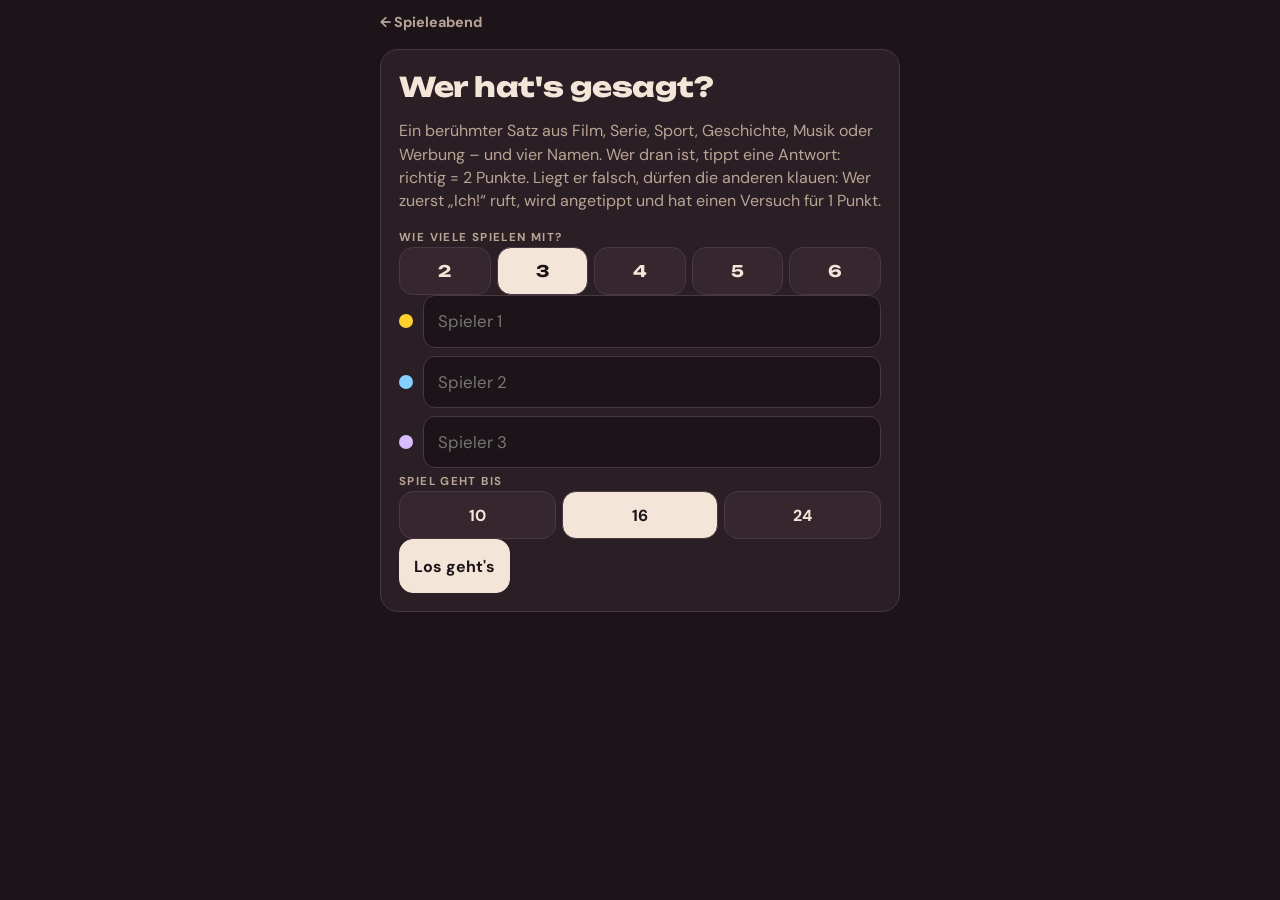
<file: wer-hats-gesagt/index.html>
<!doctype html>
<html lang="de">
<head>
<meta charset="utf-8">
<meta name="viewport" content="width=device-width,initial-scale=1,viewport-fit=cover">
<meta name="apple-mobile-web-app-capable" content="yes">
<meta name="theme-color" content="#1c1418">
<title>Wer hat's gesagt?</title>
<link rel="stylesheet" href="https://fonts.googleapis.com/css2?family=Unbounded:wght@600;800&family=DM+Sans:wght@400;600;700&display=swap">
<link rel="stylesheet" href="../common.css">
<style>
.quote{font-family:var(--display);font-weight:600;font-size:1.35rem;line-height:1.35;text-wrap:balance;position:relative;padding:8px 6px 0}
.quote::before{content:"„";position:absolute;left:-6px;top:-22px;font-size:4rem;color:var(--accent);font-family:Georgia,serif}
.opts{display:flex;flex-direction:column;gap:8px}
.opts button{text-align:left;font-weight:600}
.opts button.ok{background:var(--ok);color:#10200f;border-color:var(--ok)}
.opts button.no{background:transparent;opacity:.45;text-decoration:line-through}
.steal{display:grid;grid-template-columns:1fr 1fr;gap:8px}
.steal button{border-bottom:4px solid var(--pc)}
.tag{display:inline-block;font-size:.75rem;padding:3px 10px;border-radius:99px;border:1px solid var(--line);color:var(--muted);font-weight:700}
</style>
</head>
<body>
<div class="wrap">
  <div class="top"><a class="back" href="../">← Spieleabend</a><span class="label" id="roundLbl"></span></div>
  <div class="board" id="board" hidden></div>

  <section class="scr card" id="scrSetup">
    <h1>Wer hat's gesagt?</h1>
    <p class="muted">Ein berühmter Satz aus Film, Serie, Sport, Geschichte, Musik oder Werbung – und vier Namen. Wer dran ist, tippt eine Antwort: richtig = 2 Punkte. Liegt er falsch, dürfen die anderen klauen: Wer zuerst „Ich!“ ruft, wird angetippt und hat einen Versuch für 1 Punkt.</p>
    <div id="setup"></div>
  </section>

  <section class="scr card" id="scrQ" hidden>
    <div class="top"><span class="chip" id="qWho"></span><span class="tag" id="qCat"></span></div>
    <p class="quote" id="qText"></p>
    <div class="opts" id="opts"></div>
    <div id="stealBox" hidden style="display:flex;flex-direction:column;gap:8px">
      <p class="label">Falsch! Wer klaut? (Wer zuerst „Ich!“ ruft)</p>
      <div class="steal" id="steal"></div>
      <button class="ghost" id="btnNoSteal">Keiner weiß es</button>
    </div>
    <p class="big" id="qRes" style="font-size:1.15rem" hidden></p>
    <button class="primary" id="btnNext" hidden>Weiter</button>
  </section>

  <section class="scr card center" id="scrWin" hidden>
    <span class="label">Gewonnen</span>
    <div class="big" id="wName"></div>
    <div class="rank" id="wRank"></div>
    <button class="primary" id="btnRematch">Revanche</button>
    <button class="ghost" id="btnNew">Andere Spieler</button>
  </section>
</div>

<script src="../common.js"></script>
<script src="zitate.js"></script>
<script>
const { $, esc, shuffle, show, fresh, board, rank } = SA;
const G = { players: [], target: 12, turn: 0, round: 1, q: null, answerer: -1, phase: "main" };

SA.setup($("setup"), {
  min: 2, max: 6,
  extra: `<span class="label">Spiel geht bis</span><div class="seg" id="tgt"><button type="button" data-t="10">10</button><button type="button" data-t="16" class="on">16</button><button type="button" data-t="24">24</button></div>`,
  onStart(names) {
    G.players = names.map(n => ({ name: n, score: 0 }));
    G.target = +document.querySelector("#tgt .on").dataset.t;
    G.turn = 0; G.round = 1; ask();
  }
});
document.querySelectorAll("#tgt button").forEach(b => b.onclick = () => { document.querySelectorAll("#tgt button").forEach(x => x.classList.remove("on")); b.classList.add("on"); });

function drawBoard(a = -1) { board($("board"), G.players, { active: a }); $("roundLbl").textContent = "Runde " + G.round + " · bis " + G.target; }

function ask() {
  const [line] = fresh("zitate", ZITATE, 1);
  const [cat, text, right, ...wrong] = line.split("|");
  G.q = { cat, text, right, opts: shuffle([right, ...wrong]) };
  G.answerer = G.turn; G.phase = "main";
  $("qWho").className = "chip pc" + G.turn; $("qWho").textContent = G.players[G.turn].name + " ist dran";
  $("qCat").textContent = cat; $("qText").textContent = text;
  $("opts").innerHTML = G.q.opts.map((o, i) => `<button data-i="${i}">${esc(o)}</button>`).join("");
  $("opts").querySelectorAll("button").forEach(b => b.onclick = () => answer(b));
  $("stealBox").hidden = true; $("qRes").hidden = true; $("btnNext").hidden = true;
  drawBoard(G.turn); show("scrQ");
}

function lockAll() { $("opts").querySelectorAll("button").forEach(b => b.disabled = true); }
function showRight() { $("opts").querySelectorAll("button").forEach(b => { if (G.q.opts[+b.dataset.i] === G.q.right) b.classList.add("ok"); }); }
function result(txt, good) { $("qRes").textContent = txt; $("qRes").style.color = good ? "var(--ok)" : "var(--bad)"; $("qRes").hidden = false; $("btnNext").hidden = false; drawBoard(); }

function answer(btn) {
  const pick = G.q.opts[+btn.dataset.i];
  if (pick === G.q.right) {
    lockAll(); showRight(); SA.beep(1200, .12, "triangle");
    const pts = G.phase === "main" ? 2 : 1;
    G.players[G.answerer].score += pts;
    result(G.players[G.answerer].name + " +" + pts, true);
    return;
  }
  btn.classList.add("no"); btn.disabled = true; SA.beep(200, .15, "sawtooth");
  if (G.phase === "main") {
    G.phase = "steal";
    lockAll();
    $("steal").innerHTML = G.players.map((p, i) => i === G.turn ? "" : `<button class="pc${i}" data-i="${i}">${esc(p.name)}</button>`).join("");
    $("steal").querySelectorAll("button").forEach(b => b.onclick = () => {
      G.answerer = +b.dataset.i; $("stealBox").hidden = true;
      $("qWho").className = "chip pc" + G.answerer; $("qWho").textContent = G.players[G.answerer].name + " klaut";
      $("opts").querySelectorAll("button:not(.no)").forEach(x => x.disabled = false);
      drawBoard(G.answerer);
    });
    $("stealBox").hidden = false;
  } else {
    lockAll(); showRight(); result("Daneben – keiner kriegt Punkte", false);
  }
}
$("btnNoSteal").onclick = () => { $("stealBox").hidden = true; showRight(); result("Keiner wusste es", false); };

$("btnNext").onclick = () => {
  G.turn++;
  if (G.turn >= G.players.length) {
    G.turn = 0;
    const sc = G.players.map(p => p.score), m = Math.max(...sc);
    if (m >= G.target && sc.filter(s => s === m).length === 1) {
      $("wName").textContent = G.players[sc.indexOf(m)].name; rank($("wRank"), G.players); drawBoard(); show("scrWin"); return;
    }
    G.round++;
  }
  ask();
};
$("btnRematch").onclick = () => { G.players.forEach(p => p.score = 0); G.turn = 0; G.round = 1; ask(); };
$("btnNew").onclick = () => { $("board").hidden = true; $("roundLbl").textContent = ""; show("scrSetup"); };
</script>
</body>
</html>
</file>
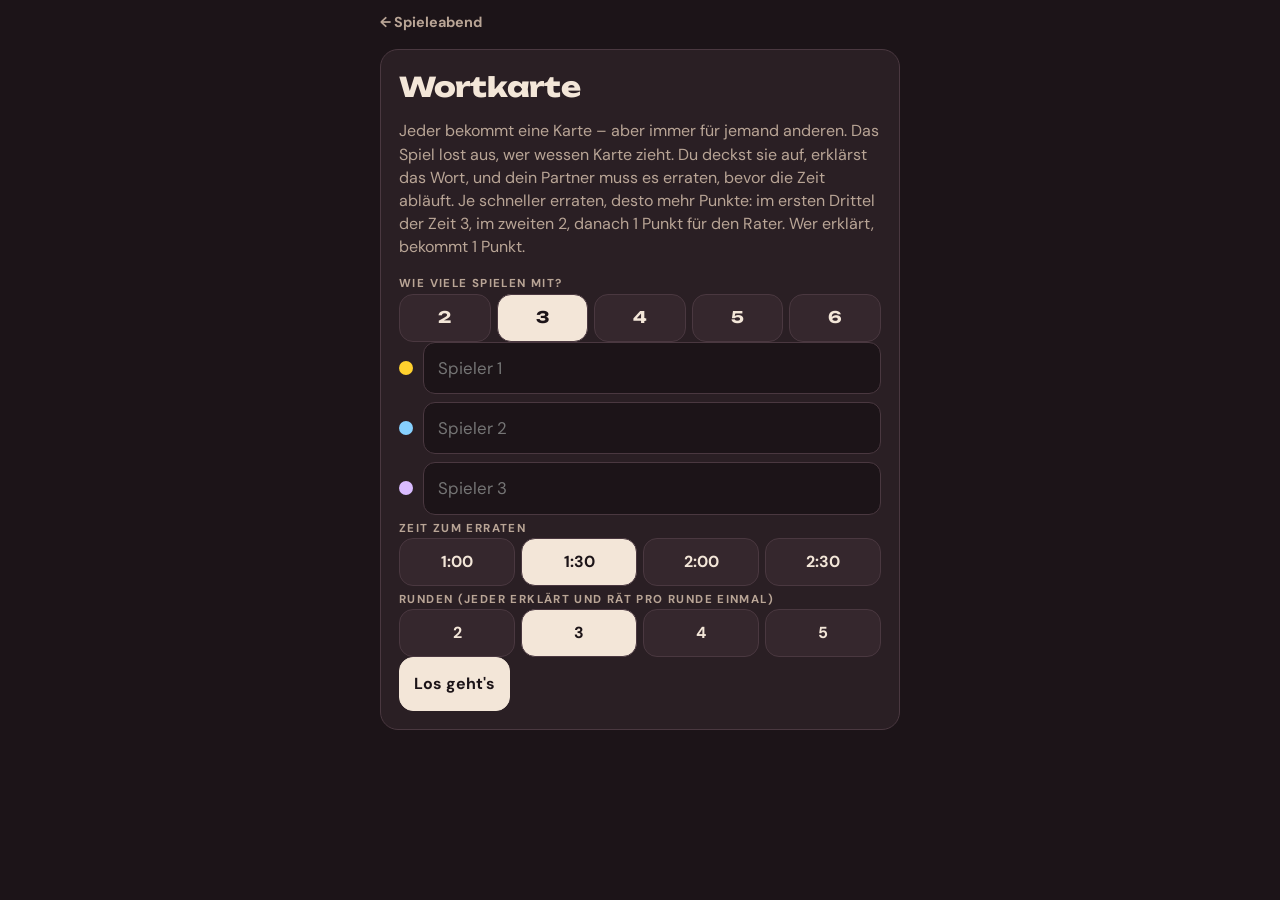
<file: wortkarte/index.html>
<!doctype html>
<html lang="de">
<head>
<meta charset="utf-8">
<meta name="viewport" content="width=device-width,initial-scale=1,viewport-fit=cover">
<meta name="apple-mobile-web-app-capable" content="yes">
<meta name="theme-color" content="#1c1418">
<title>Wortkarte</title>
<link rel="stylesheet" href="https://fonts.googleapis.com/css2?family=Unbounded:wght@600;800&family=DM+Sans:wght@400;600;700&display=swap">
<link rel="stylesheet" href="../common.css">
<style>
.cats{display:grid;grid-template-columns:repeat(auto-fit,minmax(130px,1fr));gap:6px;width:100%}
.cats button{min-height:48px;padding:8px;font-size:.92rem}
.or{display:flex;align-items:center;gap:10px;width:100%;color:var(--muted);font-size:.8rem;font-weight:700;text-transform:uppercase;letter-spacing:.12em}
.or::before,.or::after{content:"";flex:1;height:1px;background:var(--line)}
.who{display:flex;align-items:center;justify-content:center;gap:8px;flex-wrap:wrap;font-size:1.05rem}
.arrow{color:var(--muted)}
/* Karte zum Aufdecken */
.flip{perspective:1000px;width:min(100%,320px,52vh);aspect-ratio:4/5;margin:4px auto;cursor:pointer}
.flip .in{position:relative;width:100%;height:100%;transition:transform .6s cubic-bezier(.2,.7,.2,1);transform-style:preserve-3d}
.flip.open .in{transform:rotateY(180deg)}
.flip .face{position:absolute;inset:0;border-radius:22px;backface-visibility:hidden;-webkit-backface-visibility:hidden;display:flex;flex-direction:column;align-items:center;justify-content:center;gap:12px;padding:20px;text-align:center}
.flip .cover{background:repeating-linear-gradient(45deg,var(--pc) 0 14px,color-mix(in srgb,var(--pc) 70%,#000) 14px 28px);border:6px solid var(--fg);color:#1c1418}
.flip .cover b{background:var(--fg);color:#1c1418;padding:10px 16px;border-radius:12px;font-family:var(--display);font-size:1.05rem}
.flip .front{background:var(--fg);color:#1c1418;transform:rotateY(180deg);border:6px solid var(--pc)}
.flip .front .label{color:#6b5a50}
.flip .front .word{font-family:var(--display);font-weight:800;font-size:clamp(1.6rem,9vw,2.6rem);line-height:1.1;word-break:break-word;text-wrap:balance}
.timer{font-family:var(--display);font-size:4.2rem;font-weight:800;line-height:1;font-variant-numeric:tabular-nums}
.timer.low{color:var(--bad)}
.bar{width:100%;height:10px;border-radius:6px;background:var(--bg);overflow:hidden}
.bar i{display:block;height:100%;background:var(--pc,var(--accent));width:100%;transition:width .25s linear}
.wordsmall{font-family:var(--display);font-size:1.5rem;font-weight:800;background:var(--fg);color:#1c1418;border-radius:14px;padding:12px 16px;width:100%;word-break:break-word}
.res{font-size:3rem;line-height:1}
.order{display:flex;flex-direction:column;gap:6px;width:100%;text-align:left}
.order div{display:flex;align-items:center;gap:8px;background:var(--bg);border-radius:10px;padding:8px 12px;font-size:.95rem}
.order div.done{opacity:.45}
</style>
</head>
<body>
<div class="wrap">
  <div class="top"><a class="back" href="../">← Spieleabend</a><span class="label" id="roundLbl"></span></div>
  <div class="board" id="board" hidden></div>

  <section class="scr card" id="scrSetup">
    <h1>Wortkarte</h1>
    <p class="muted">Jeder bekommt eine Karte – aber immer für jemand anderen. Das Spiel lost aus, wer wessen Karte zieht. Du deckst sie auf, erklärst das Wort, und dein Partner muss es erraten, bevor die Zeit abläuft. Je schneller erraten, desto mehr Punkte: im ersten Drittel der Zeit 3, im zweiten 2, danach 1 Punkt für den Rater. Wer erklärt, bekommt 1 Punkt.</p>
    <div id="setup"></div>
  </section>

  <section class="scr card center" id="scrCat" hidden>
    <span class="label" id="cRound"></span>
    <h2>Welche Kategorie?</h2>
    <div id="wheel"></div>
    <button class="hot" id="btnSpin">Rad drehen</button>
    <div class="or">oder</div>
    <button class="ghost" id="btnMix">🎲 Mix aus allen Kategorien</button>
    <div class="cats" id="cats"></div>
  </section>

  <section class="scr card center" id="scrPlan" hidden>
    <span class="label">Kategorie</span>
    <div class="big" id="pCat"></div>
    <p class="muted small">So ist ausgelost, wer wessen Karte bekommt:</p>
    <div class="order" id="pOrder"></div>
    <button class="primary" id="btnPlan">Los geht's</button>
  </section>

  <section class="scr card center" id="scrPass" hidden>
    <span class="label">Handy weitergeben an</span>
    <div class="big chip" id="sHolder"></div>
    <div class="who"><span>Du hast die Karte für</span><b class="chip" id="sGuesser"></b></div>
    <p class="hint" id="sWarn"></p>
    <div class="flip" id="flip">
      <div class="in">
        <div class="face cover"><b>Antippen zum Aufdecken</b></div>
        <div class="face front"><span class="label" id="fCat"></span><div class="word" id="fWord"></div><span class="label" id="fFor"></span></div>
      </div>
    </div>
    <button class="ghost small" id="btnSwap" hidden style="min-height:42px;padding:6px 12px">Kenn ich nicht – anderes Wort (1×)</button>
    <button class="primary" id="btnStart" hidden></button>
  </section>

  <section class="scr card center" id="scrPlay" hidden>
    <div class="who"><b class="chip" id="gHolder"></b><span class="arrow">erklärt →</span><b class="chip" id="gGuesser"></b><span class="arrow">rät</span></div>
    <div class="timer" id="gTime"></div>
    <div class="bar"><i id="gBar"></i></div>
    <div class="wordsmall" id="gWord"></div>
    <p class="muted small">Erklären, umschreiben, vorspielen – nur das Wort selbst (und Teile davon) nicht sagen.</p>
    <button class="okb" id="btnGot">✓ Erraten!</button>
    <button class="ghost" id="btnGive">Aufgeben</button>
  </section>

  <section class="scr card center" id="scrRes" hidden>
    <div class="res" id="rIcon"></div>
    <div class="big" id="rHead"></div>
    <p class="muted" id="rText"></p>
    <button class="primary" id="btnNext">Weiter</button>
  </section>

  <section class="scr card center" id="scrWin" hidden>
    <span class="label">Gewonnen</span>
    <div class="big" id="wName"></div>
    <div class="rank" id="wRank"></div>
    <button class="primary" id="btnRematch">Revanche</button>
    <button class="ghost" id="btnNew">Andere Spieler</button>
  </section>
</div>

<script src="../common.js"></script>
<script src="../stirn-raten/begriffe.js"></script>
<script src="woerter.js"></script>
<script>
const { $, esc, show, fresh, board, rank, shuffle, pick } = SA;
const split = s => s.split(",").map(x => x.trim()).filter(Boolean);
const POOL = {};
Object.keys(KARTEN).forEach(k => POOL[k] = split(KARTEN[k]));
["Tiere", "Berufe", "Marken", "Filme & Serien"].forEach(k => { if (KATEGORIEN[k]) POOL[k] = split(KATEGORIEN[k]); });
const CATS = Object.keys(POOL);
const MIX = "Mix";
const mm = s => Math.floor(s / 60) + ":" + String(s % 60).padStart(2, "0");

const G = { players: [], rounds: 3, secs: 90, round: 1, cat: null, pairs: [], pi: 0, word: "", wcat: "", swapped: false, iv: 0, end: 0 };
const wheel = SA.wheel($("wheel"), CATS);
$("cats").innerHTML = CATS.map(c => `<button type="button" data-c="${esc(c)}">${esc(c)}</button>`).join("");

SA.setup($("setup"), {
  min: 2, max: 6,
  extra: `<span class="label">Zeit zum Erraten</span><div class="seg" id="sec"><button type="button" data-v="60">1:00</button><button type="button" data-v="90" class="on">1:30</button><button type="button" data-v="120">2:00</button><button type="button" data-v="150">2:30</button></div>
  <span class="label">Runden (jeder erklärt und rät pro Runde einmal)</span><div class="seg" id="rnd"><button type="button" data-v="2">2</button><button type="button" data-v="3" class="on">3</button><button type="button" data-v="4">4</button><button type="button" data-v="5">5</button></div>`,
  onStart(names) {
    G.players = names.map(n => ({ name: n, score: 0 }));
    G.secs = +document.querySelector("#sec .on").dataset.v;
    G.rounds = +document.querySelector("#rnd .on").dataset.v;
    G.round = 1; startRound();
  }
});
["sec", "rnd"].forEach(id => document.querySelectorAll("#" + id + " button").forEach(b => b.onclick = () => {
  document.querySelectorAll("#" + id + " button").forEach(x => x.classList.remove("on")); b.classList.add("on");
}));

function drawBoard(hl = []) {
  board($("board"), G.players);
  [...$("board").children].forEach((el, i) => el.classList.toggle("on", hl.includes(i)));
  $("roundLbl").textContent = "Runde " + G.round + " von " + G.rounds;
}
const chip = i => `<span class="chip pc${i}">${esc(G.players[i].name)}</span>`;

// Auslosen: jeder bekommt die Karte für genau einen anderen, niemand für sich selbst
function deal(n) {
  let t;
  do { t = shuffle([...Array(n).keys()]); } while (t.some((x, i) => x === i));
  return shuffle(t.map((g, h) => ({ h, g })));
}

// ---- Kategorie
function startRound() {
  drawBoard();
  $("cRound").textContent = "Runde " + G.round + " von " + G.rounds;
  $("btnSpin").disabled = false;
  document.querySelectorAll("#scrCat button").forEach(b => b.disabled = false);
  show("scrCat");
}
function chooseCat(c) {
  G.cat = c;
  G.pairs = deal(G.players.length); G.pi = 0;
  $("pCat").textContent = c === MIX ? "Mix aus allen" : c;
  $("pOrder").innerHTML = G.pairs.map(p => `<div>${chip(p.h)}<span class="arrow">hat die Karte für</span>${chip(p.g)}</div>`).join("");
  show("scrPlan");
}
$("btnSpin").onclick = async () => {
  SA.audio();
  document.querySelectorAll("#scrCat button").forEach(b => b.disabled = true);
  const i = await wheel.spin();
  SA.beep(900, .12, "triangle");
  setTimeout(() => chooseCat(CATS[i]), 700);
};
$("btnMix").onclick = () => { SA.audio(); chooseCat(MIX); };
$("cats").onclick = e => { const b = e.target.closest("button[data-c]"); if (b) { SA.audio(); chooseCat(b.dataset.c); } };
$("btnPlan").onclick = () => nextCard();

// ---- Karte ziehen
function drawWord() {
  G.wcat = G.cat === MIX ? pick(CATS) : G.cat;
  G.word = fresh("karte." + G.wcat, POOL[G.wcat], 1)[0];
  $("fCat").textContent = G.wcat;
  $("fWord").textContent = G.word;
}
function nextCard() {
  const p = G.pairs[G.pi];
  drawBoard([p.h]);
  $("sHolder").className = "big chip pc" + p.h; $("sHolder").textContent = G.players[p.h].name;
  $("sGuesser").className = "chip pc" + p.g; $("sGuesser").textContent = G.players[p.g].name;
  $("sWarn").textContent = G.players[p.g].name + " darf jetzt nicht aufs Handy schauen!";
  $("flip").className = "flip pc" + p.h;
  $("fFor").textContent = "für " + G.players[p.g].name;
  $("btnSwap").hidden = true; $("btnStart").hidden = true;
  G.swapped = false;
  drawWord();
  show("scrPass");
}
$("flip").onclick = () => {
  if ($("flip").classList.contains("open")) return;
  SA.audio(); SA.beep(700, .06, "triangle");
  $("flip").classList.add("open");
  const p = G.pairs[G.pi];
  $("btnSwap").hidden = false; $("btnSwap").disabled = false; $("btnSwap").textContent = "Kenn ich nicht – anderes Wort (1×)";
  $("btnStart").hidden = false; $("btnStart").textContent = "Start – " + G.players[p.g].name + " rät";
};
$("btnSwap").onclick = () => {
  if (G.swapped) return;
  G.swapped = true; drawWord();
  $("btnSwap").disabled = true; $("btnSwap").textContent = "Wort getauscht";
};

// ---- Raten
$("btnStart").onclick = () => {
  const p = G.pairs[G.pi];
  SA.wake();
  $("gHolder").className = "chip pc" + p.h; $("gHolder").textContent = G.players[p.h].name;
  $("gGuesser").className = "chip pc" + p.g; $("gGuesser").textContent = G.players[p.g].name;
  $("gWord").textContent = G.word;
  $("scrPlay").className = "scr card center pc" + p.h;
  G.end = Date.now() + G.secs * 1000;
  tick(); G.iv = setInterval(tick, 250);
  SA.beep(1000, .15);
  show("scrPlay");
};
let lastBeep = -1;
function tick() {
  const ms = Math.max(0, G.end - Date.now()), left = Math.ceil(ms / 1000);
  $("gTime").textContent = mm(left);
  $("gTime").classList.toggle("low", left <= 10);
  $("gBar").style.width = (ms / (G.secs * 1000) * 100) + "%";
  if (left <= 10 && left > 0 && left !== lastBeep) { lastBeep = left; SA.beep(500, .05); }
  if (ms <= 0) result(false, true);
}
function result(ok, timeout = false) {
  clearInterval(G.iv); lastBeep = -1;
  const p = G.pairs[G.pi], used = Math.round((G.secs * 1000 - Math.max(0, G.end - Date.now())) / 1000);
  if (ok) {
    const pts = used <= G.secs / 3 ? 3 : used <= G.secs * 2 / 3 ? 2 : 1;
    G.players[p.g].score += pts; G.players[p.h].score += 1;
    SA.beep(1200, .12, "triangle"); setTimeout(() => SA.beep(1600, .15, "triangle"), 130); SA.buzz(60);
    $("rIcon").textContent = "🎉";
    $("rHead").textContent = "Erraten in " + mm(used) + "!";
    $("rText").innerHTML = `Das Wort war <b>${esc(G.word)}</b>. ${chip(p.g)} bekommt ${pts} ${pts === 1 ? "Punkt" : "Punkte"}, ${chip(p.h)} 1 Punkt fürs Erklären.`;
  } else {
    SA.beep(200, .4, "sawtooth"); SA.buzz(200);
    $("rIcon").textContent = timeout ? "⏰" : "🏳️";
    $("rHead").textContent = timeout ? "Zeit um!" : "Aufgegeben";
    $("rText").innerHTML = `Das Wort war <b>${esc(G.word)}</b>. Diesmal kein Punkt.`;
  }
  drawBoard();
  show("scrRes");
}
$("btnGot").onclick = () => result(true);
$("btnGive").onclick = () => result(false);

$("btnNext").onclick = () => {
  G.pi++;
  if (G.pi < G.pairs.length) { nextCard(); return; }
  // Runde vorbei
  if (G.round >= G.rounds) {
    const sc = G.players.map(p => p.score), m = Math.max(...sc);
    const top = sc.map((s, i) => s === m ? i : -1).filter(i => i >= 0);
    if (top.length === 1) { win(top[0]); return; }
    // Gleichstand: Extrarunde
  }
  G.round++;
  startRound();
};
function win(w) {
  $("wName").innerHTML = chip(w);
  rank($("wRank"), G.players);
  drawBoard(); $("roundLbl").textContent = "Endstand";
  show("scrWin");
}
$("btnRematch").onclick = () => { G.players.forEach(p => p.score = 0); G.round = 1; startRound(); };
$("btnNew").onclick = () => { $("board").hidden = true; $("roundLbl").textContent = ""; show("scrSetup"); };
</script>
</body>
</html>
</file>
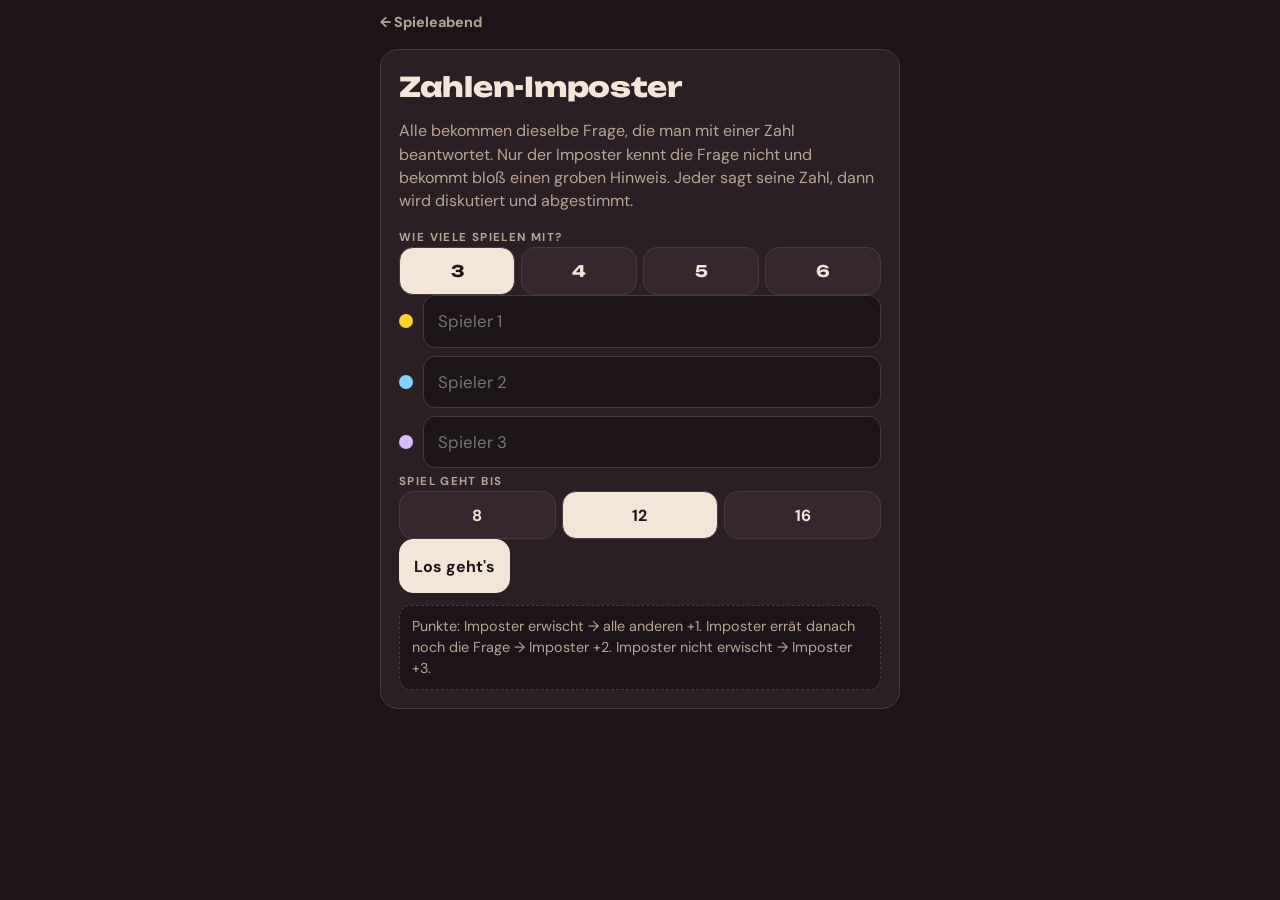
<file: zahlen-imposter/index.html>
<!doctype html>
<html lang="de">
<head>
<meta charset="utf-8">
<meta name="viewport" content="width=device-width,initial-scale=1,viewport-fit=cover">
<meta name="apple-mobile-web-app-capable" content="yes">
<meta name="theme-color" content="#1c1418">
<title>Zahlen-Imposter</title>
<link rel="stylesheet" href="https://fonts.googleapis.com/css2?family=Unbounded:wght@600;800&family=DM+Sans:wght@400;600;700&display=swap">
<link rel="stylesheet" href="../common.css">
<style>
.flip{perspective:1200px;width:100%}
.flip .inner{position:relative;width:100%;min-height:300px;transition:transform .6s cubic-bezier(.2,.8,.2,1);transform-style:preserve-3d}
.flip.open .inner{transform:rotateY(180deg)}
.face{position:absolute;inset:0;backface-visibility:hidden;-webkit-backface-visibility:hidden;border-radius:20px;display:flex;flex-direction:column;align-items:center;justify-content:center;gap:12px;padding:22px;text-align:center}
.front{background:repeating-linear-gradient(45deg,var(--deck2) 0 14px,var(--deck) 14px 28px);border:3px solid var(--pc)}
.front .who{font-family:var(--display);font-size:1.8rem;font-weight:800;word-break:break-word}
.face.back{background:var(--fg);color:var(--bg);transform:rotateY(180deg);border:3px solid var(--pc)}
.face.back .q{font-family:var(--display);font-size:1.35rem;font-weight:600;line-height:1.3;text-wrap:balance}
.face.back.imp{background:var(--accent)}
.face.back .imp-t{font-family:var(--display);font-size:2rem;font-weight:800}
.order{display:flex;flex-direction:column;gap:6px;width:100%}
.order div{padding:10px 12px;border-radius:12px;background:var(--bg);border-left:5px solid var(--pc);font-weight:700;text-align:left}
.votes{display:grid;grid-template-columns:1fr 1fr;gap:8px;width:100%}
.votes button{border-bottom:4px solid var(--pc)}
</style>
</head>
<body>
<div class="wrap">
  <div class="top"><a class="back" href="../">← Spieleabend</a><span class="label" id="roundLbl"></span></div>
  <div class="board" id="board" hidden></div>

  <section class="scr card" id="scrSetup">
    <h1>Zahlen-Imposter</h1>
    <p class="muted">Alle bekommen dieselbe Frage, die man mit einer Zahl beantwortet. Nur der Imposter kennt die Frage nicht und bekommt bloß einen groben Hinweis. Jeder sagt seine Zahl, dann wird diskutiert und abgestimmt.</p>
    <div id="setup"></div>
    <div class="hint">Punkte: Imposter erwischt → alle anderen +1. Imposter errät danach noch die Frage → Imposter +2. Imposter nicht erwischt → Imposter +3.</div>
  </section>

  <section class="scr card center" id="scrPass" hidden>
    <span class="label">Karte <span id="passNo"></span></span>
    <div class="flip" id="flip">
      <div class="inner">
        <div class="face front" id="front">
          <span class="label">Nur für</span>
          <div class="who" id="passName"></div>
          <p class="muted small">Die anderen schauen weg.</p>
        </div>
        <div class="face back" id="back"></div>
      </div>
    </div>
    <button class="primary" id="btnFlip">Karte umdrehen</button>
  </section>

  <section class="scr card center" id="scrTalk" hidden>
    <span class="label">Alle kennen ihre Karte</span>
    <h2>Jetzt sagt jeder seine Zahl</h2>
    <p class="muted">In dieser Reihenfolge. Danach diskutiert ihr: Wessen Zahl passt nicht?</p>
    <div class="order" id="order"></div>
    <button class="primary" id="btnToVote">Abstimmen</button>
  </section>

  <section class="scr card center" id="scrVote" hidden>
    <h2>Wen habt ihr gewählt?</h2>
    <p class="muted small">Zählt gemeinsam auf drei und zeigt auf euren Verdacht. Wer die meisten Stimmen hat, wird hier angetippt.</p>
    <div class="votes" id="votes"></div>
  </section>

  <section class="scr card center" id="scrReveal" hidden>
    <span class="label">Der Imposter war</span>
    <div class="big" id="rImp"></div>
    <div class="hint" style="width:100%;text-align:left"><b>Frage:</b> <span id="rQ"></span><br><b>Hinweis des Imposters:</b> <span id="rH"></span></div>
    <p class="big" id="rRes" style="font-size:1.3rem"></p>
    <div id="guessBox" class="center" style="display:flex;flex-direction:column;gap:10px;width:100%">
      <p><b id="gName"></b>, wie lautete die Frage? Sag sie laut.</p>
      <div class="row" style="width:100%"><button class="okb" id="gYes">Erraten (+2)</button><button class="badb" id="gNo">Daneben</button></div>
    </div>
    <button class="primary" id="btnNext">Nächste Runde</button>
  </section>

  <section class="scr card center" id="scrWin" hidden>
    <span class="label">Gewonnen</span>
    <div class="big" id="wName"></div>
    <div class="rank" id="wRank"></div>
    <button class="primary" id="btnRematch">Revanche</button>
    <button class="ghost" id="btnNew">Andere Spieler</button>
  </section>
</div>

<script src="../common.js"></script>
<script src="fragen.js"></script>
<script>
const { $, esc, shuffle, show, fresh, board, rank } = SA;
const G = { players: [], target: 10, round: 0, q: null, imp: 0, idx: 0, start: 0, caught: false };

SA.setup($("setup"), {
  min: 3, max: 6,
  extra: `<span class="label">Spiel geht bis</span><div class="seg" id="tgt"><button type="button" data-t="8">8</button><button type="button" data-t="12" class="on">12</button><button type="button" data-t="16">16</button></div>`,
  onStart(names) {
    G.players = names.map(n => ({ name: n, score: 0 }));
    G.target = +document.querySelector("#tgt .on").dataset.t;
    G.round = 0; newRound();
  }
});
document.querySelectorAll("#tgt button").forEach(b => b.onclick = () => { document.querySelectorAll("#tgt button").forEach(x => x.classList.remove("on")); b.classList.add("on"); });

function drawBoard(active = -1) { board($("board"), G.players, { active }); $("roundLbl").textContent = "Runde " + G.round + " · bis " + G.target; }

function newRound() {
  G.round++;
  const [line] = fresh("imposter", FRAGEN, 1);
  const [q, h] = line.split("|");
  G.q = q; G.h = h;
  G.imp = Math.floor(Math.random() * G.players.length);
  G.start = Math.floor(Math.random() * G.players.length);
  G.idx = 0; G.caught = false;
  passTo();
}

function passTo() {
  const i = (G.start + G.idx) % G.players.length, p = G.players[i];
  drawBoard(i);
  $("flip").classList.remove("open");
  $("flip").className = "flip pc" + i;
  $("passNo").textContent = (G.idx + 1) + " von " + G.players.length;
  $("passName").textContent = p.name;
  const back = $("back");
  // Inhalt erst nach dem Zurückdrehen tauschen, damit nichts durchblitzt
  back.innerHTML = "";
  back.className = "face back";
  $("btnFlip").textContent = "Ich bin " + p.name + " – Karte umdrehen";
  $("btnFlip").dataset.state = "closed";
  show("scrPass");
}

$("btnFlip").onclick = () => {
  const i = (G.start + G.idx) % G.players.length;
  const back = $("back");
  if ($("btnFlip").dataset.state === "closed") {
    if (i === G.imp) {
      back.className = "face back imp";
      back.innerHTML = `<span class="imp-t">Du bist der Imposter</span><p>Du kennst die Frage nicht. Hinweis:</p><p class="q">„${esc(G.h)}“</p><p class="small">Sag eine Zahl, die unauffällig wirkt.</p>`;
    } else {
      back.innerHTML = `<span class="label" style="color:var(--bg)">Deine Frage</span><p class="q">${esc(G.q)}</p><p class="small">Antworte gleich mit einer Zahl.</p>`;
    }
    $("flip").classList.add("open");
    $("btnFlip").textContent = "Verstanden – Karte verdecken";
    $("btnFlip").dataset.state = "open";
  } else {
    $("flip").classList.remove("open");
    G.idx++;
    if (G.idx >= G.players.length) setTimeout(talk, 350);
    else setTimeout(passTo, 350);
  }
};

function talk() {
  drawBoard();
  const n = G.players.length;
  $("order").innerHTML = Array.from({ length: n }, (_, k) => {
    const i = (G.start + k) % n; return `<div class="pc${i}">${k + 1}. ${esc(G.players[i].name)}</div>`;
  }).join("");
  show("scrTalk");
}
$("btnToVote").onclick = () => {
  $("votes").innerHTML = G.players.map((p, i) => `<button class="pc${i}" data-i="${i}">${esc(p.name)}</button>`).join("");
  $("votes").querySelectorAll("button").forEach(b => b.onclick = () => reveal(+b.dataset.i));
  show("scrVote");
};

function reveal(voted) {
  G.caught = voted === G.imp;
  const imp = G.players[G.imp];
  $("rImp").textContent = imp.name;
  $("rQ").textContent = G.q; $("rH").textContent = G.h;
  if (G.caught) {
    G.players.forEach((p, i) => { if (i !== G.imp) p.score += 1; });
    $("rRes").textContent = "Erwischt! Alle anderen +1";
    $("rRes").style.color = "var(--ok)";
    $("gName").textContent = imp.name;
    $("guessBox").hidden = false; $("btnNext").hidden = true;
  } else {
    imp.score += 3;
    $("rRes").textContent = "Entkommen! " + imp.name + " +3 (ihr habt " + G.players[voted].name + " gewählt)";
    $("rRes").style.color = "var(--bad)";
    $("guessBox").hidden = true; $("btnNext").hidden = false;
  }
  drawBoard(); show("scrReveal");
}
$("gYes").onclick = () => { G.players[G.imp].score += 2; $("rRes").textContent += " · Frage erraten, Imposter +2"; after(); };
$("gNo").onclick = () => after();
function after() { $("guessBox").hidden = true; $("btnNext").hidden = false; drawBoard(); }

$("btnNext").onclick = () => {
  const sc = G.players.map(p => p.score), m = Math.max(...sc);
  if (m >= G.target && sc.filter(s => s === m).length === 1) {
    const w = sc.indexOf(m);
    $("wName").textContent = G.players[w].name;
    rank($("wRank"), G.players);
    show("scrWin"); return;
  }
  newRound();
};
$("btnRematch").onclick = () => { G.players.forEach(p => p.score = 0); G.round = 0; newRound(); };
$("btnNew").onclick = () => { $("board").hidden = true; $("roundLbl").textContent = ""; show("scrSetup"); };
</script>
</body>
</html>
</file>
<file: common.css>
/* Spieleabend – gemeinsame Basis. Eine Spalte, Handy zuerst, dunkles "Wohnzimmer bei Nacht" mit Spielerfarben */
:root{
  --bg:#1c1418; --deck:#2a1f24; --deck2:#35272d; --line:#4a3840;
  --fg:#f3e6d8; --muted:#b9a596; --accent:#ff5a3c; --tape:#8a5a3c; --ok:#7fd18b; --bad:#ff7a7a;
  --c0:#FFD12E; --c1:#86D0FF; --c2:#D9BBFF; --c3:#9BE8B0; --c4:#FFB07A; --c5:#FF8FB8;
  --display:"Unbounded","Arial Black",system-ui,sans-serif;
  --body:"DM Sans",system-ui,-apple-system,"Segoe UI",sans-serif;
  color-scheme:dark;
}
*{box-sizing:border-box}
html{-webkit-text-size-adjust:100%;touch-action:manipulation}
html,body{background:var(--bg);color:var(--fg);margin:0}
:root{padding-top:env(safe-area-inset-top,0px);padding-bottom:env(safe-area-inset-bottom,0px)}
body{font-family:var(--body);font-size:16px;line-height:1.45;min-height:100%;-webkit-tap-highlight-color:transparent;
  padding-left:max(16px,env(safe-area-inset-left,0px));padding-right:max(16px,env(safe-area-inset-right,0px));padding-block:12px 40px}
body::before{content:"";position:fixed;inset:0 0 auto;height:env(safe-area-inset-top,0px);z-index:10;background:var(--bg)}
[hidden]{display:none!important}
.wrap{max-width:520px;margin:0 auto;display:flex;flex-direction:column;gap:16px}
h1{font-family:var(--display);font-weight:800;font-size:1.7rem;margin:0;letter-spacing:-.01em;text-wrap:balance}
h2{font-family:var(--display);font-weight:600;font-size:1.15rem;margin:0;text-wrap:balance}
p{margin:0}
.muted{color:var(--muted)} .small{font-size:.875rem}
.label{font-size:.72rem;text-transform:uppercase;letter-spacing:.12em;color:var(--muted);font-weight:700}
.card{background:var(--deck);border:1px solid var(--line);border-radius:18px;padding:18px;display:flex;flex-direction:column;gap:12px}
.center{text-align:center;align-items:center}
.center > button{align-self:stretch}
input[type=text],input[type=number],select{width:100%;font:inherit;font-size:1.05rem;padding:13px 14px;border-radius:12px;border:1px solid var(--line);background:var(--bg);color:var(--fg)}
:focus-visible{outline:3px solid var(--accent);outline-offset:2px}
.row{display:flex;gap:10px;flex-wrap:wrap}
.row > *{flex:1 1 130px}
button{font:inherit;font-weight:700;font-size:1rem;border-radius:14px;border:1px solid var(--line);background:var(--deck2);color:var(--fg);padding:14px;min-height:54px;cursor:pointer;touch-action:manipulation;-webkit-user-select:none;user-select:none}
button:disabled{opacity:.4;cursor:default}
button.primary{background:var(--fg);color:var(--bg);border-color:var(--fg)}
button.hot{background:var(--accent);border-color:var(--accent);color:#1c1418}
button.ghost{background:transparent}
button.okb{background:var(--ok);border-color:var(--ok);color:#10200f}
button.badb{background:var(--bad);border-color:var(--bad);color:#2a0d0d}
.big{font-family:var(--display);font-size:2rem;font-weight:800;word-break:break-word;text-wrap:balance;line-height:1.15}
.huge{font-family:var(--display);font-size:3.2rem;font-weight:800;line-height:1;font-variant-numeric:tabular-nums}
.hint{font-size:.9rem;color:var(--muted);background:var(--bg);border:1px dashed var(--line);border-radius:12px;padding:10px 12px}
.back{color:var(--muted);text-decoration:none;font-size:.9rem;font-weight:700}
.top{display:flex;justify-content:space-between;align-items:center;gap:10px}

/* Spielerfarben */
.pc0{--pc:var(--c0)}.pc1{--pc:var(--c1)}.pc2{--pc:var(--c2)}.pc3{--pc:var(--c3)}.pc4{--pc:var(--c4)}.pc5{--pc:var(--c5)}
.chip{display:inline-flex;align-items:center;gap:6px;font-weight:700}
.chip::before{content:"";width:12px;height:12px;border-radius:50%;background:var(--pc);flex:none}

/* Punktestand */
.board{position:sticky;top:env(safe-area-inset-top,0px);z-index:5;display:grid;grid-template-columns:repeat(auto-fit,minmax(74px,1fr));gap:6px;background:var(--bg);padding-block:4px}
.board .pl{background:var(--deck);border:1px solid var(--line);border-bottom:4px solid var(--pc);border-radius:12px;padding:6px 8px;min-width:0}
.board .pl.on{background:var(--deck2);border-color:var(--pc)}
.board .pl.out{opacity:.35}
.board .n{display:block;font-size:.8rem;font-weight:700;white-space:nowrap;overflow:hidden;text-overflow:ellipsis}
.board .s{font-family:var(--display);font-size:1.2rem;font-variant-numeric:tabular-nums}

/* Setup */
.count{display:grid;grid-template-columns:repeat(5,1fr);gap:6px}
.count button{min-height:48px;padding:6px;font-family:var(--display)}
.count button.on{background:var(--fg);color:var(--bg)}
.names{display:flex;flex-direction:column;gap:8px}
.names .nm{display:grid;grid-template-columns:14px 1fr;gap:10px;align-items:center}
.names .nm::before{content:"";width:14px;height:14px;border-radius:50%;background:var(--pc)}
.seg{display:grid;grid-template-columns:repeat(auto-fit,minmax(80px,1fr));gap:6px}
.seg button{min-height:48px;padding:6px}
.seg button.on{background:var(--fg);color:var(--bg)}

/* Ergebnisliste */
.rank{display:flex;flex-direction:column;gap:6px;width:100%}
.rank .r{display:grid;grid-template-columns:2em 1fr auto;gap:8px;align-items:center;padding:10px 12px;background:var(--bg);border-radius:12px;border-left:5px solid var(--pc);text-align:left}
.rank .r b:last-child{font-family:var(--display);font-variant-numeric:tabular-nums}

/* Glücksrad */
.wheelbox{position:relative;width:min(100%,300px);aspect-ratio:1;margin:4px auto}
.wheelbox svg{width:100%;height:100%;transition:transform 4s cubic-bezier(.13,.67,.12,1)}
.wheelbox svg text{font:700 12px var(--body);fill:#1c1418}
.wheelbox .pin{position:absolute;left:50%;top:-8px;margin-left:-13px;border:13px solid transparent;border-top:24px solid var(--fg);z-index:2}

@media (prefers-reduced-motion:reduce){*{animation:none!important;transition:none!important}}

/* Aufnahme (Rückwärts-Spiele) */
button.rec{background:var(--accent);border-color:var(--accent);color:#1c1418;font-size:1.1rem}
button.rec.on{animation:pulse 1s infinite}
button.play{background:var(--tape);border-color:var(--tape)}
@keyframes pulse{50%{opacity:.6}}
canvas.wave{width:100%;height:56px;display:block;border-radius:10px;background:var(--bg)}
.status{font-size:.9rem;color:var(--muted);min-height:1.3em}
.step{display:flex;gap:10px;align-items:center}
.step b{font-family:var(--display);font-size:.8rem;width:26px;height:26px;border-radius:50%;display:grid;place-items:center;background:var(--tape);color:var(--fg);flex:none}
</file>
